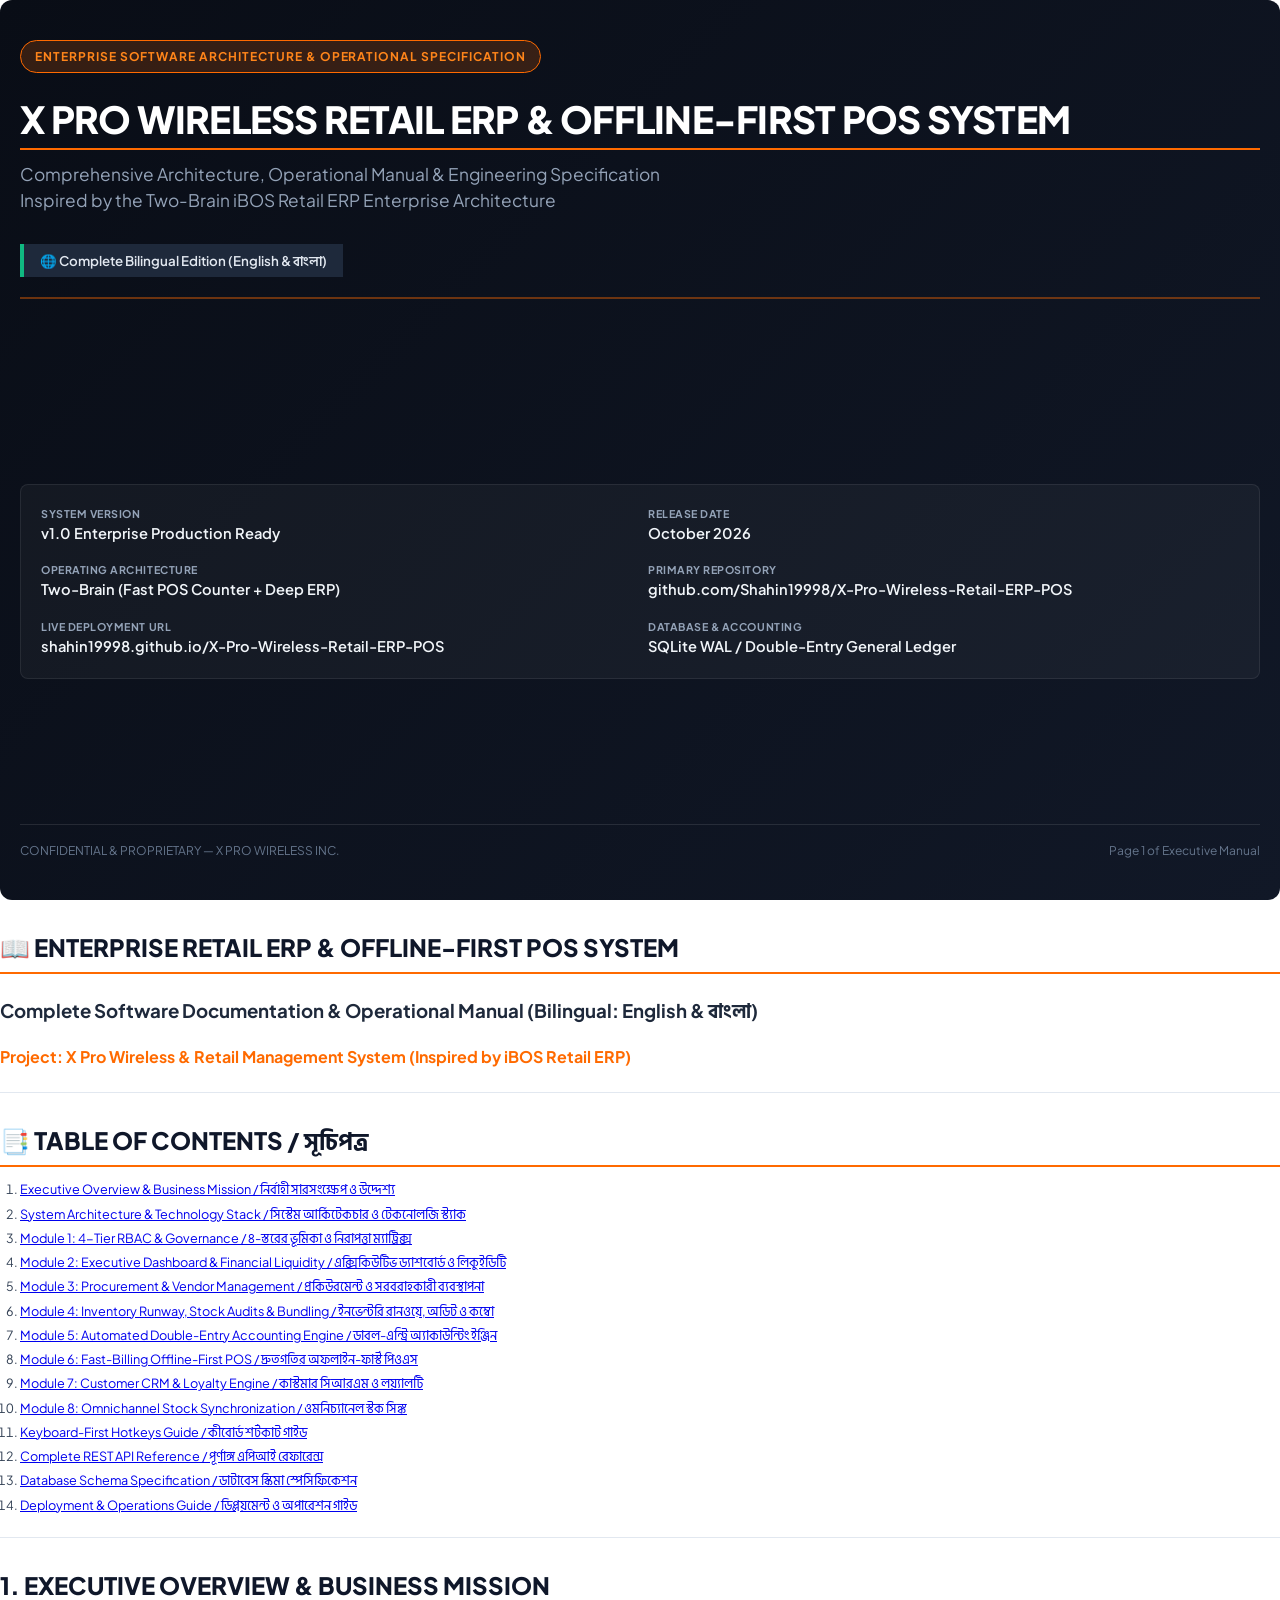
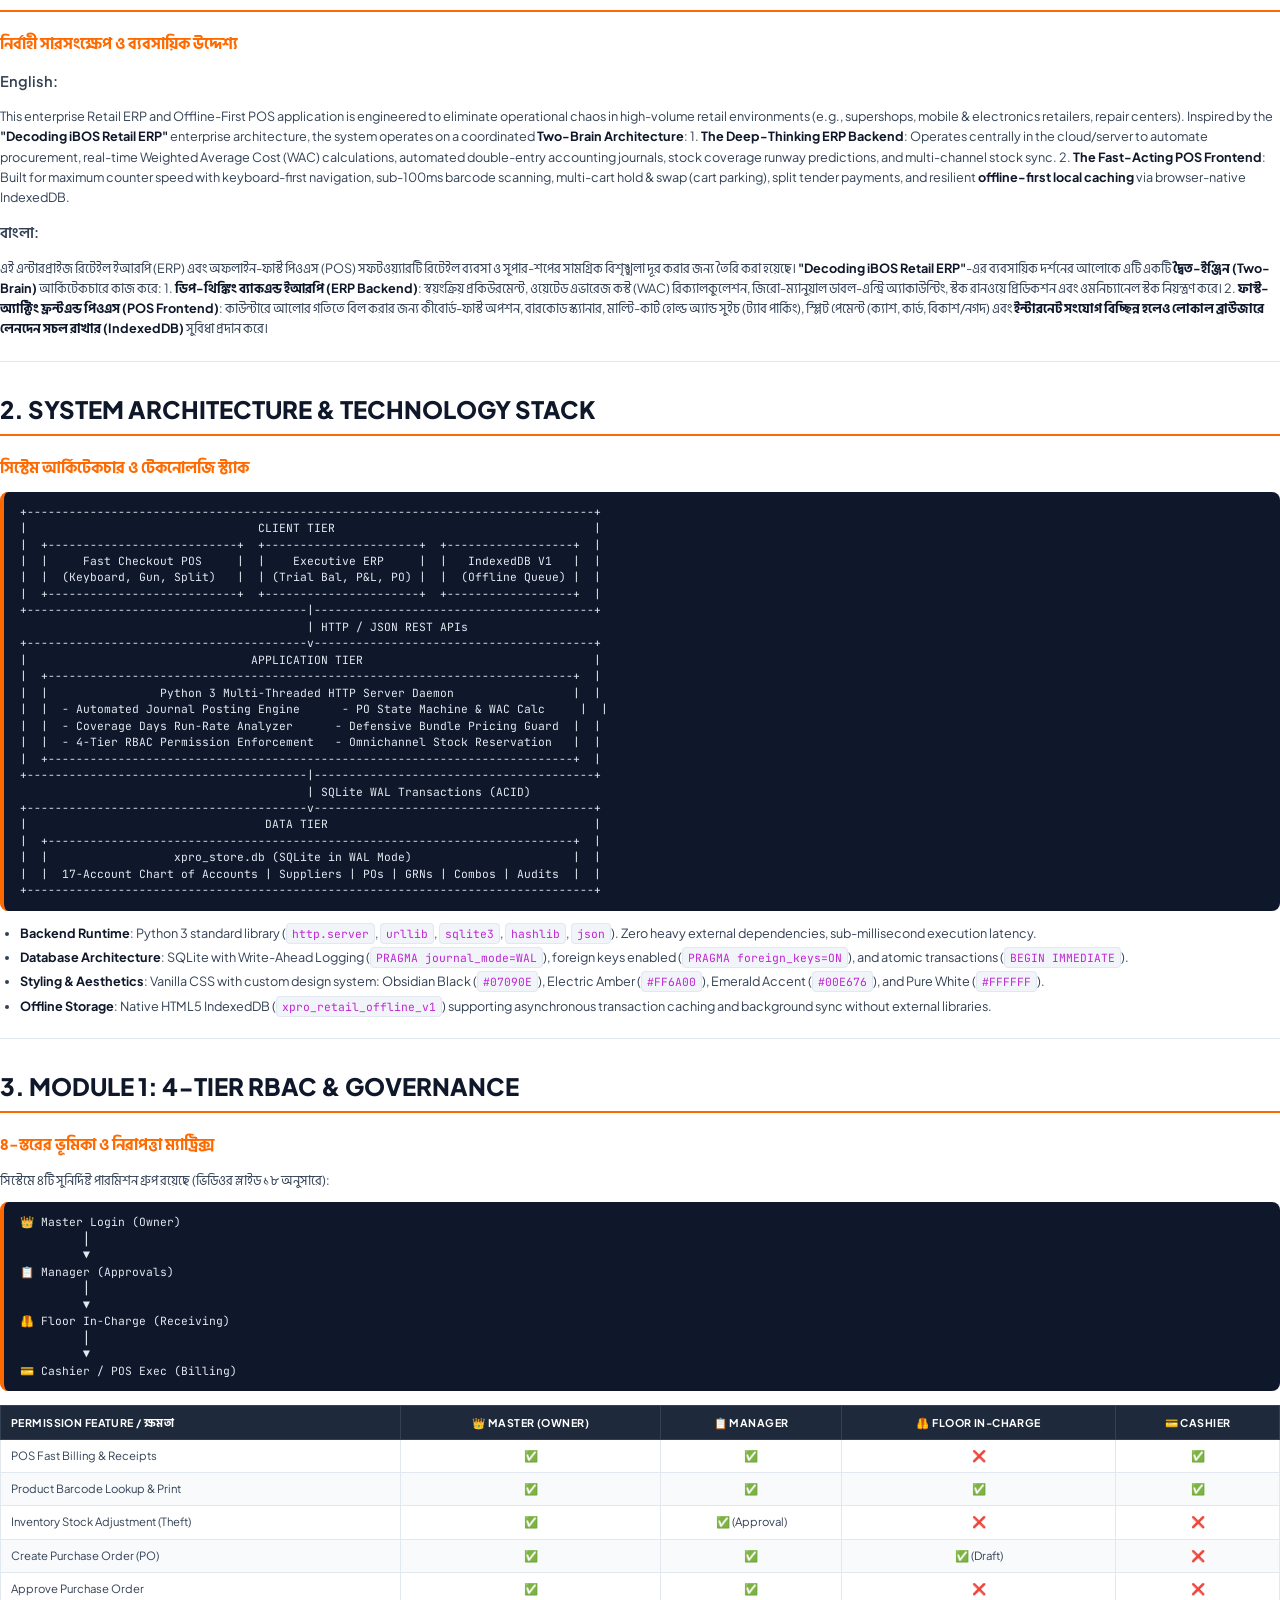
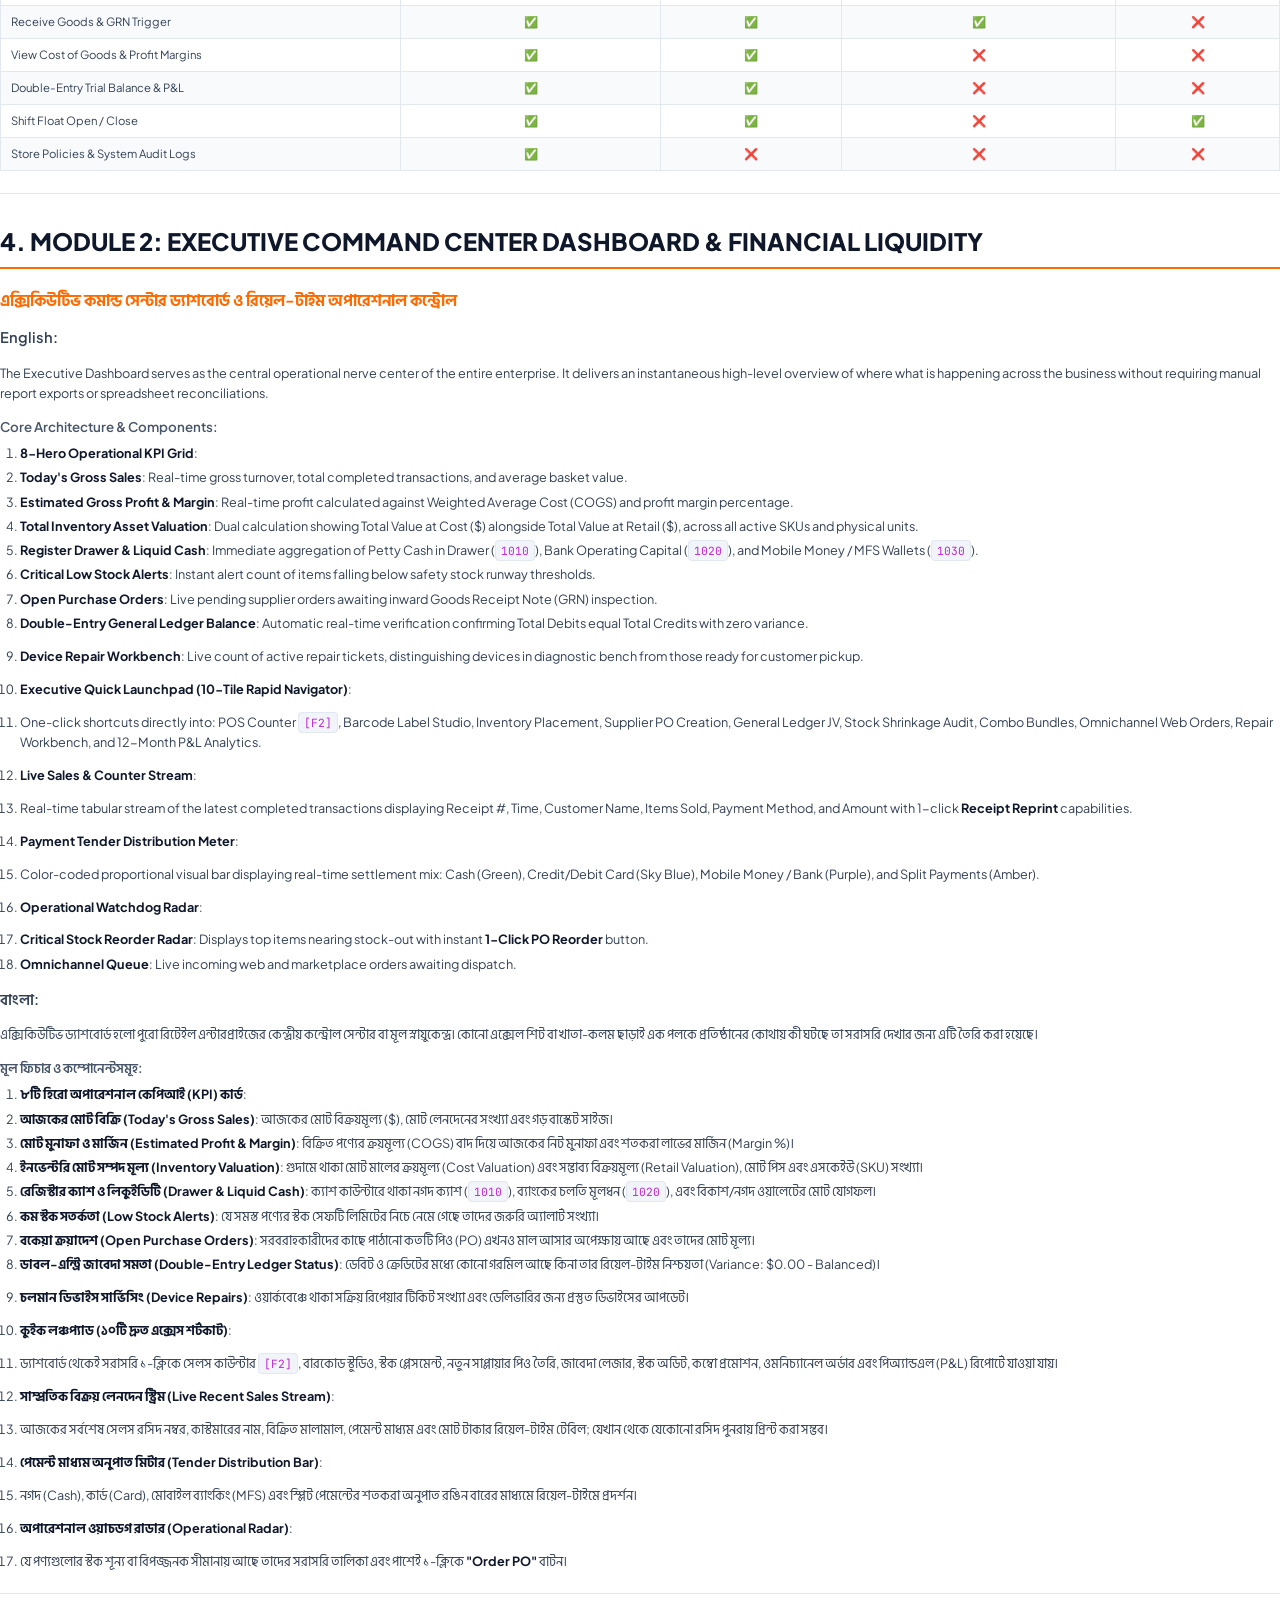
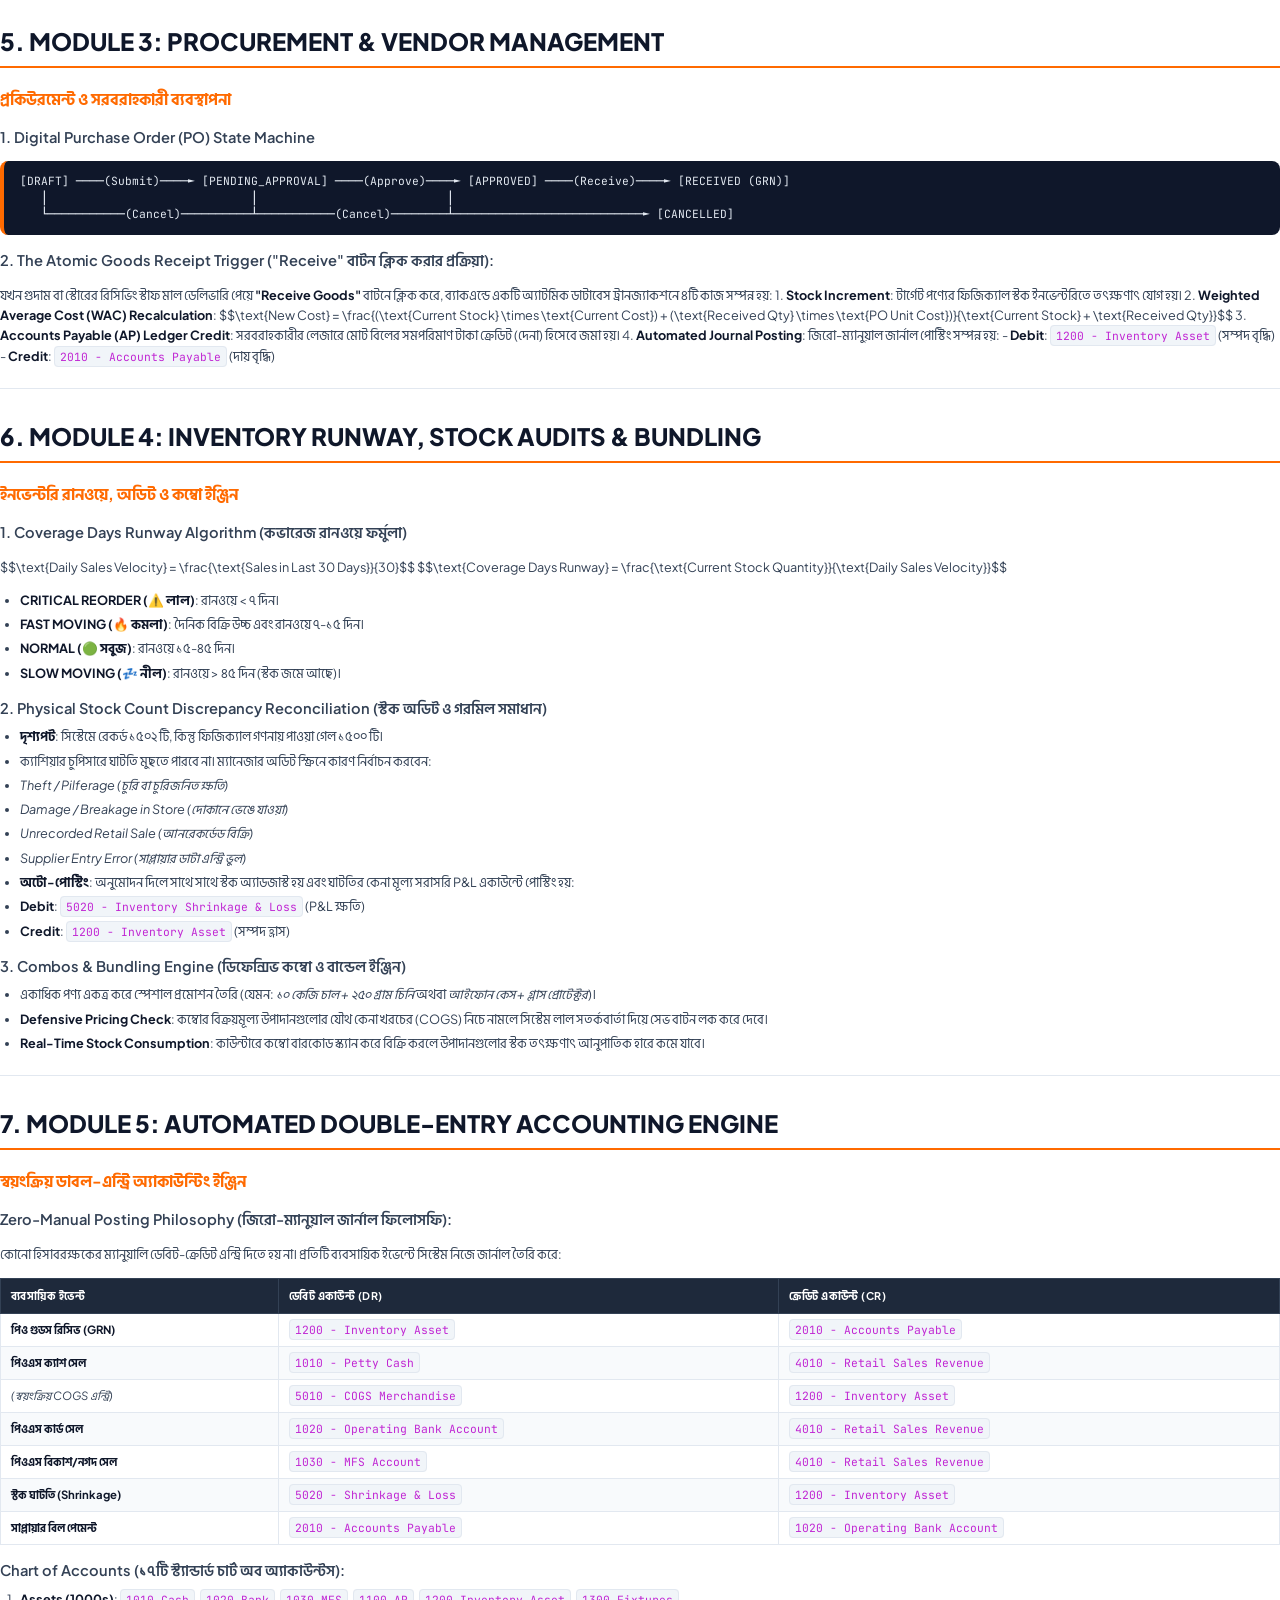
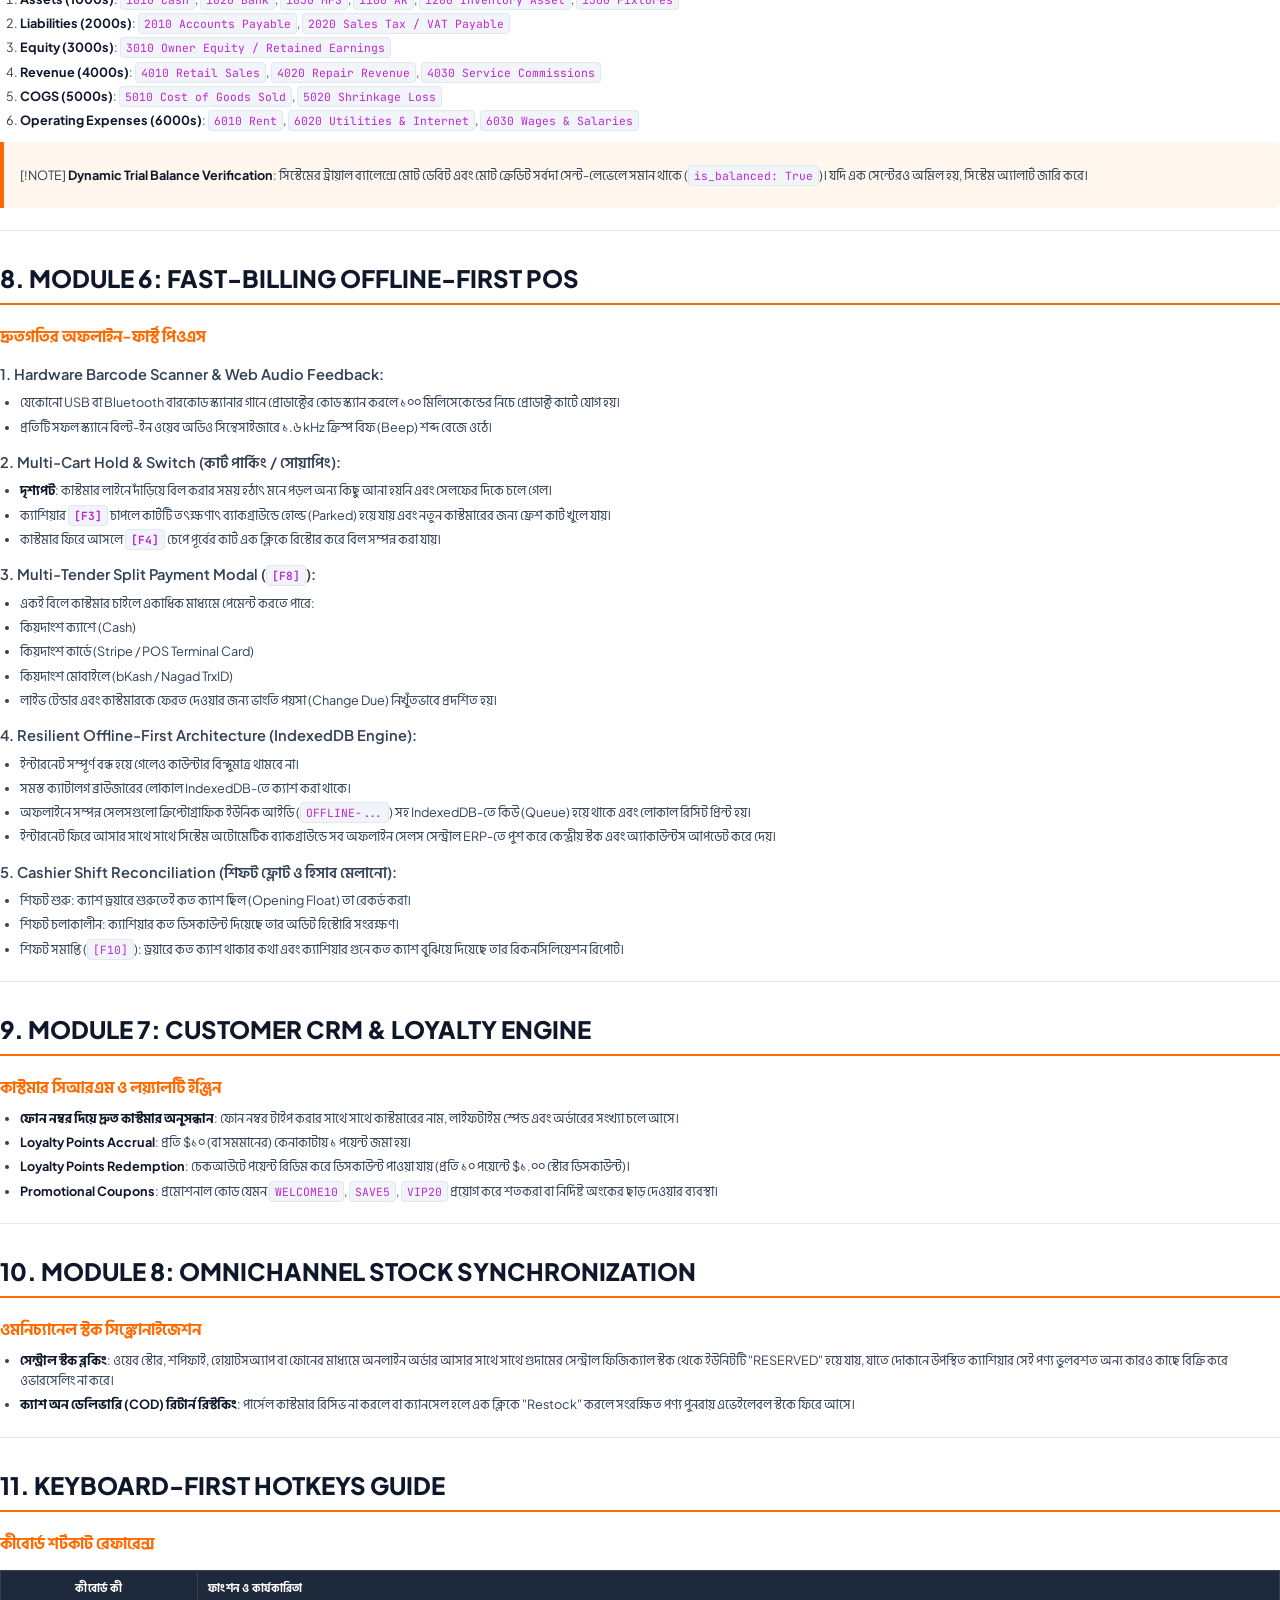
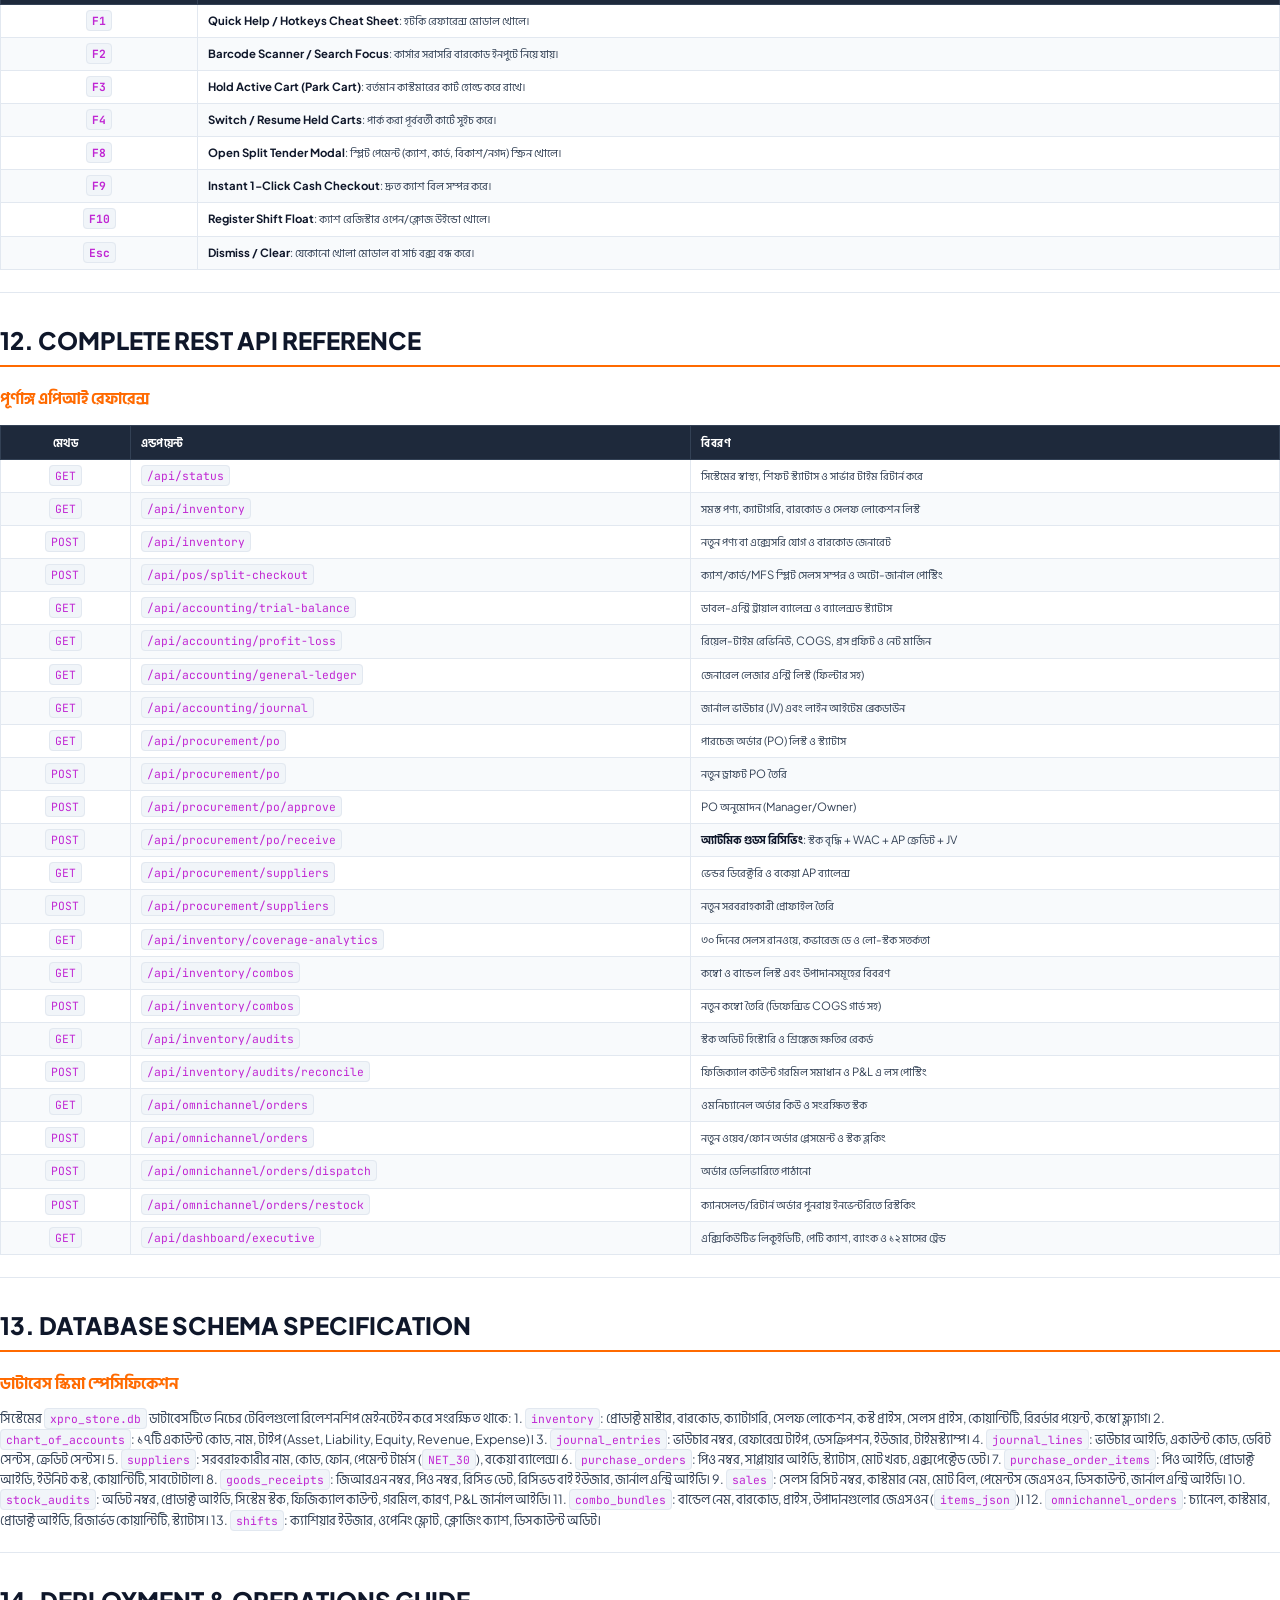
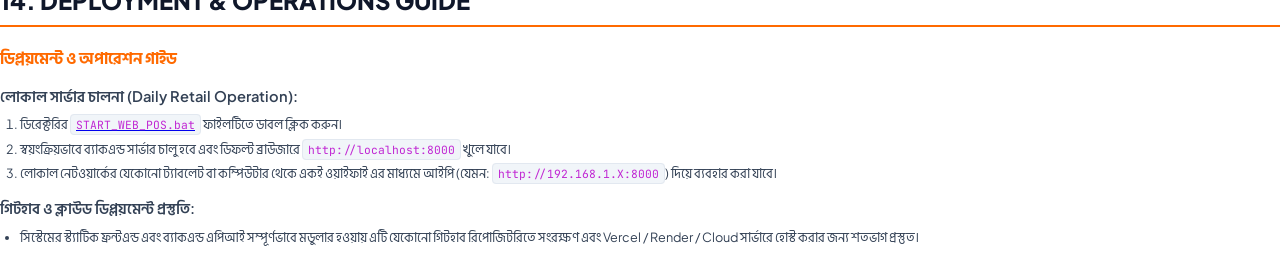
<file: ENTERPRISE_ERP_POS_SYSTEM_DOCUMENTATION.html>
<!DOCTYPE html>
<html lang="en">
<head>
<meta charset="UTF-8">
<title>X Pro Wireless — Enterprise Retail ERP & POS System Documentation</title>
<style>
  @import url('https://fonts.googleapis.com/css2?family=Plus+Jakarta+Sans:wght@300;400;500;600;700;800&family=JetBrains+Mono:wght@400;600;700&family=Hind+Siliguri:wght@400;500;600;700&display=swap');

  @page {
    size: A4;
    margin: 18mm 16mm 18mm 16mm;
    @bottom-right {
      content: counter(page) " / " counter(pages);
      font-size: 8pt;
      color: #64748b;
    }
  }

  * {
    box-sizing: border-box;
    -webkit-print-color-adjust: exact;
    print-color-adjust: exact;
  }

  body {
    font-family: 'Plus Jakarta Sans', 'Hind Siliguri', -apple-system, BlinkMacSystemFont, "Segoe UI", Roboto, sans-serif;
    color: #1e293b;
    background: #ffffff;
    line-height: 1.6;
    font-size: 10pt;
    margin: 0;
    padding: 0;
  }

  /* Cover Page */
  .cover-page {
    height: 100vh;
    display: flex;
    flex-direction: column;
    justify-content: space-between;
    page-break-after: always;
    padding: 40px 20px;
    background: linear-gradient(135deg, #090d16 0%, #111827 100%);
    color: #ffffff;
    border-radius: 12px;
  }

  .cover-header {
    border-bottom: 2px solid rgba(255, 106, 0, 0.4);
    padding-bottom: 20px;
  }

  .cover-badge {
    display: inline-block;
    padding: 6px 14px;
    background: rgba(255, 106, 0, 0.18);
    border: 1px solid #FF6A00;
    color: #FF851A;
    font-size: 9pt;
    font-weight: 700;
    border-radius: 20px;
    text-transform: uppercase;
    letter-spacing: 0.08em;
  }

  .cover-title {
    font-size: 28pt;
    font-weight: 800;
    line-height: 1.2;
    margin: 24px 0 12px;
    letter-spacing: -0.02em;
    color: #ffffff;
  }

  .cover-subtitle {
    font-size: 13pt;
    color: #94a3b8;
    line-height: 1.5;
    margin-bottom: 20px;
  }

  .cover-bilingual-badge {
    display: inline-block;
    padding: 6px 16px;
    background: #1e293b;
    border-left: 4px solid #10b981;
    color: #e2e8f0;
    font-size: 10pt;
    font-weight: 600;
    margin-top: 10px;
  }

  .cover-meta-grid {
    display: grid;
    grid-template-columns: repeat(2, 1fr);
    gap: 16px;
    margin-top: 40px;
    padding: 20px;
    background: rgba(255, 255, 255, 0.04);
    border: 1px solid rgba(255, 255, 255, 0.08);
    border-radius: 8px;
  }

  .cover-meta-item strong {
    display: block;
    font-size: 8pt;
    text-transform: uppercase;
    color: #94a3b8;
    letter-spacing: 0.05em;
  }

  .cover-meta-item span {
    font-size: 11pt;
    font-weight: 600;
    color: #f1f5f9;
  }

  .cover-footer {
    border-top: 1px solid rgba(255, 255, 255, 0.1);
    padding-top: 16px;
    font-size: 9pt;
    color: #64748b;
    display: flex;
    justify-content: space-between;
  }

  /* Content Headings */
  h1 {
    font-size: 18pt;
    font-weight: 800;
    color: #0f172a;
    border-bottom: 2px solid #FF6A00;
    padding-bottom: 6px;
    margin-top: 28px;
    margin-bottom: 12px;
    page-break-after: avoid;
  }

  h2 {
    font-size: 14pt;
    font-weight: 700;
    color: #1e293b;
    margin-top: 22px;
    margin-bottom: 10px;
    page-break-after: avoid;
  }

  h3 {
    font-size: 12pt;
    font-weight: 700;
    color: #FF6A00;
    margin-top: 18px;
    margin-bottom: 8px;
    page-break-after: avoid;
  }

  h4 {
    font-size: 11pt;
    font-weight: 600;
    color: #334155;
    margin-top: 14px;
    margin-bottom: 6px;
    page-break-after: avoid;
  }

  h5 {
    font-size: 10pt;
    font-weight: 600;
    color: #475569;
    margin-top: 10px;
    margin-bottom: 4px;
    page-break-after: avoid;
  }

  p, li {
    color: #334155;
    font-size: 9.5pt;
    line-height: 1.6;
  }

  ul, ol {
    padding-left: 20px;
    margin: 6px 0 12px;
  }

  li {
    margin-bottom: 4px;
  }

  strong {
    color: #0f172a;
    font-weight: 700;
  }

  /* Code & Syntax */
  code {
    font-family: 'JetBrains Mono', Consolas, Monaco, monospace;
    font-size: 8.5pt;
    background: #f1f5f9;
    color: #c026d3;
    padding: 2px 5px;
    border-radius: 4px;
    border: 1px solid #e2e8f0;
  }

  pre {
    background: #0f172a;
    color: #e2e8f0;
    padding: 12px 16px;
    border-radius: 8px;
    overflow-x: auto;
    font-family: 'JetBrains Mono', Consolas, monospace;
    font-size: 8pt;
    line-height: 1.45;
    border-left: 4px solid #FF6A00;
    margin: 12px 0;
    page-break-inside: avoid;
  }

  pre code {
    background: transparent;
    color: #e2e8f0;
    padding: 0;
    border: none;
  }

  /* Tables */
  table {
    width: 100%;
    border-collapse: collapse;
    margin: 14px 0;
    font-size: 8.5pt;
    page-break-inside: avoid;
  }

  th {
    background: #1e293b;
    color: #ffffff;
    font-weight: 700;
    text-align: left;
    padding: 8px 10px;
    font-size: 8pt;
    text-transform: uppercase;
    letter-spacing: 0.04em;
    border: 1px solid #334155;
  }

  td {
    padding: 7px 10px;
    border: 1px solid #e2e8f0;
    color: #334155;
    vertical-align: top;
  }

  tr:nth-child(even) td {
    background: #f8fafc;
  }

  /* Blockquotes & Callouts */
  blockquote {
    border-left: 4px solid #FF6A00;
    background: #fff7ed;
    color: #9a3412;
    padding: 10px 16px;
    margin: 12px 0;
    border-radius: 0 6px 6px 0;
    font-size: 9pt;
  }

  hr {
    border: none;
    border-top: 1px solid #e2e8f0;
    margin: 22px 0;
  }

  .doc-container {
    max-width: 100%;
  }
</style>
</head>
<body>

<!-- Cover Page -->
<div class="cover-page">
  <div class="cover-header">
    <span class="cover-badge">Enterprise Software Architecture & Operational Specification</span>
    <h1 class="cover-title">X PRO WIRELESS RETAIL ERP & OFFLINE-FIRST POS SYSTEM</h1>
    <div class="cover-subtitle">
      Comprehensive Architecture, Operational Manual & Engineering Specification<br>
      Inspired by the Two-Brain iBOS Retail ERP Enterprise Architecture
    </div>
    <div class="cover-bilingual-badge">
      🌐 Complete Bilingual Edition (English & বাংলা)
    </div>
  </div>

  <div class="cover-meta-grid">
    <div class="cover-meta-item">
      <strong>System Version</strong>
      <span>v1.0 Enterprise Production Ready</span>
    </div>
    <div class="cover-meta-item">
      <strong>Release Date</strong>
      <span>October 2026</span>
    </div>
    <div class="cover-meta-item">
      <strong>Operating Architecture</strong>
      <span>Two-Brain (Fast POS Counter + Deep ERP)</span>
    </div>
    <div class="cover-meta-item">
      <strong>Primary Repository</strong>
      <span>github.com/Shahin19998/X-Pro-Wireless-Retail-ERP-POS</span>
    </div>
    <div class="cover-meta-item">
      <strong>Live Deployment URL</strong>
      <span>shahin19998.github.io/X-Pro-Wireless-Retail-ERP-POS</span>
    </div>
    <div class="cover-meta-item">
      <strong>Database & Accounting</strong>
      <span>SQLite WAL / Double-Entry General Ledger</span>
    </div>
  </div>

  <div class="cover-footer">
    <div>CONFIDENTIAL & PROPRIETARY — X PRO WIRELESS INC.</div>
    <div>Page 1 of Executive Manual</div>
  </div>
</div>

<!-- Main Body -->
<div class="doc-container">
<h1 id="enterprise-retail-erp-offline-first-pos-system">📖 ENTERPRISE RETAIL ERP &amp; OFFLINE-FIRST POS SYSTEM</h1>
<h2 id="complete-software-documentation-operational-manual-bilingual-english">Complete Software Documentation &amp; Operational Manual (Bilingual: English &amp; বাংলা)</h2>
<h3 id="project-x-pro-wireless-retail-management-system-inspired-by-ibos-retail-erp">Project: X Pro Wireless &amp; Retail Management System (Inspired by iBOS Retail ERP)</h3>
<hr />
<h1 id="table-of-contents">📑 TABLE OF CONTENTS / সূচিপত্র</h1>
<ol>
<li><a href="#1-executive-overview--business-mission">Executive Overview &amp; Business Mission / নির্বাহী সারসংক্ষেপ ও উদ্দেশ্য</a></li>
<li><a href="#2-system-architecture--technology-stack">System Architecture &amp; Technology Stack / সিস্টেম আর্কিটেকচার ও টেকনোলজি স্ট্যাক</a></li>
<li><a href="#3-module-1-4-tier-rbac--governance">Module 1: 4-Tier RBAC &amp; Governance / ৪-স্তরের ভূমিকা ও নিরাপত্তা ম্যাট্রিক্স</a></li>
<li><a href="#4-module-2-executive-dashboard--financial-liquidity">Module 2: Executive Dashboard &amp; Financial Liquidity / এক্সিকিউটিভ ড্যাশবোর্ড ও লিকুইডিটি</a></li>
<li><a href="#5-module-3-procurement--vendor-management">Module 3: Procurement &amp; Vendor Management / প্রকিউরমেন্ট ও সরবরাহকারী ব্যবস্থাপনা</a></li>
<li><a href="#6-module-4-inventory-runway-stock-audits--bundling">Module 4: Inventory Runway, Stock Audits &amp; Bundling / ইনভেন্টরি রানওয়ে, অডিট ও কম্বো</a></li>
<li><a href="#7-module-5-automated-double-entry-accounting-engine">Module 5: Automated Double-Entry Accounting Engine / ডাবল-এন্ট্রি অ্যাকাউন্টিং ইঞ্জিন</a></li>
<li><a href="#8-module-6-fast-billing-offline-first-pos">Module 6: Fast-Billing Offline-First POS / দ্রুতগতির অফলাইন-ফার্স্ট পিওএস</a></li>
<li><a href="#9-module-7-customer-crm--loyalty-engine">Module 7: Customer CRM &amp; Loyalty Engine / কাস্টমার সিআরএম ও লয়্যালটি</a></li>
<li><a href="#10-module-8-omnichannel-stock-synchronization">Module 8: Omnichannel Stock Synchronization / ওমনিচ্যানেল স্টক সিঙ্ক</a></li>
<li><a href="#11-keyboard-first-hotkeys-guide">Keyboard-First Hotkeys Guide / কীবোর্ড শর্টকাট গাইড</a></li>
<li><a href="#12-complete-rest-api-reference">Complete REST API Reference / পূর্ণাঙ্গ এপিআই রেফারেন্স</a></li>
<li><a href="#13-database-schema-specification">Database Schema Specification / ডাটাবেস স্কিমা স্পেসিফিকেশন</a></li>
<li><a href="#14-deployment--operations-guide">Deployment &amp; Operations Guide / ডিপ্লয়মেন্ট ও অপারেশন গাইড</a></li>
</ol>
<hr />
<h1 id="1-executive-overview-business-mission">1. EXECUTIVE OVERVIEW &amp; BUSINESS MISSION</h1>
<h3 id="_1">নির্বাহী সারসংক্ষেপ ও ব্যবসায়িক উদ্দেশ্য</h3>
<h4 id="english">English:</h4>
<p>This enterprise Retail ERP and Offline-First POS application is engineered to eliminate operational chaos in high-volume retail environments (e.g., supershops, mobile &amp; electronics retailers, repair centers). Inspired by the <strong>"Decoding iBOS Retail ERP"</strong> enterprise architecture, the system operates on a coordinated <strong>Two-Brain Architecture</strong>:
1. <strong>The Deep-Thinking ERP Backend</strong>: Operates centrally in the cloud/server to automate procurement, real-time Weighted Average Cost (WAC) calculations, automated double-entry accounting journals, stock coverage runway predictions, and multi-channel stock sync.
2. <strong>The Fast-Acting POS Frontend</strong>: Built for maximum counter speed with keyboard-first navigation, sub-100ms barcode scanning, multi-cart hold &amp; swap (cart parking), split tender payments, and resilient <strong>offline-first local caching</strong> via browser-native IndexedDB.</p>
<h4 id="_2">বাংলা:</h4>
<p>এই এন্টারপ্রাইজ রিটেইল ইআরপি (ERP) এবং অফলাইন-ফার্স্ট পিওএস (POS) সফটওয়্যারটি রিটেইল ব্যবসা ও সুপার-শপের সামগ্রিক বিশৃঙ্খলা দূর করার জন্য তৈরি করা হয়েছে। <strong>"Decoding iBOS Retail ERP"</strong>-এর ব্যবসায়িক দর্শনের আলোকে এটি একটি <strong>দ্বৈত-ইঞ্জিন (Two-Brain)</strong> আর্কিটেকচারে কাজ করে:
1. <strong>ডিপ-থিঙ্কিং ব্যাকএন্ড ইআরপি (ERP Backend)</strong>: স্বয়ংক্রিয় প্রকিউরমেন্ট, ওয়েটেড এভারেজ কস্ট (WAC) রিক্যালকুলেশন, জিরো-ম্যানুয়াল ডাবল-এন্ট্রি অ্যাকাউন্টিং, স্টক রানওয়ে প্রিডিকশন এবং ওমনিচ্যানেল স্টক নিয়ন্ত্রণ করে।
2. <strong>ফাস্ট-অ্যাক্টিং ফ্রন্টএন্ড পিওএস (POS Frontend)</strong>: কাউন্টারে আলোর গতিতে বিল করার জন্য কীবোর্ড-ফার্স্ট অপশন, বারকোড স্ক্যানার, মাল্টি-কার্ট হোল্ড অ্যান্ড সুইচ (ট্যাব পার্কিং), স্প্লিট পেমেন্ট (ক্যাশ, কার্ড, বিকাশ/নগদ) এবং <strong>ইন্টারনেট সংযোগ বিচ্ছিন্ন হলেও লোকাল ব্রাউজারে লেনদেন সচল রাখার (IndexedDB)</strong> সুবিধা প্রদান করে।</p>
<hr />
<h1 id="2-system-architecture-technology-stack">2. SYSTEM ARCHITECTURE &amp; TECHNOLOGY STACK</h1>
<h3 id="_3">সিস্টেম আর্কিটেকচার ও টেকনোলজি স্ট্যাক</h3>
<pre><code>+---------------------------------------------------------------------------------+
|                                 CLIENT TIER                                     |
|  +---------------------------+  +----------------------+  +------------------+  |
|  |     Fast Checkout POS     |  |    Executive ERP     |  |   IndexedDB V1   |  |
|  |  (Keyboard, Gun, Split)   |  | (Trial Bal, P&amp;L, PO) |  |  (Offline Queue) |  |
|  +---------------------------+  +----------------------+  +------------------+  |
+----------------------------------------|----------------------------------------+
                                         | HTTP / JSON REST APIs
+----------------------------------------v----------------------------------------+
|                                APPLICATION TIER                                 |
|  +---------------------------------------------------------------------------+  |
|  |                Python 3 Multi-Threaded HTTP Server Daemon                 |  |
|  |  - Automated Journal Posting Engine      - PO State Machine &amp; WAC Calc     |  |
|  |  - Coverage Days Run-Rate Analyzer      - Defensive Bundle Pricing Guard  |  |
|  |  - 4-Tier RBAC Permission Enforcement   - Omnichannel Stock Reservation   |  |
|  +---------------------------------------------------------------------------+  |
+----------------------------------------|----------------------------------------+
                                         | SQLite WAL Transactions (ACID)
+----------------------------------------v----------------------------------------+
|                                  DATA TIER                                      |
|  +---------------------------------------------------------------------------+  |
|  |                  xpro_store.db (SQLite in WAL Mode)                       |  |
|  |  17-Account Chart of Accounts | Suppliers | POs | GRNs | Combos | Audits  |  |
+---------------------------------------------------------------------------------+
</code></pre>
<ul>
<li><strong>Backend Runtime</strong>: Python 3 standard library (<code>http.server</code>, <code>urllib</code>, <code>sqlite3</code>, <code>hashlib</code>, <code>json</code>). Zero heavy external dependencies, sub-millisecond execution latency.</li>
<li><strong>Database Architecture</strong>: SQLite with Write-Ahead Logging (<code>PRAGMA journal_mode=WAL</code>), foreign keys enabled (<code>PRAGMA foreign_keys=ON</code>), and atomic transactions (<code>BEGIN IMMEDIATE</code>).</li>
<li><strong>Styling &amp; Aesthetics</strong>: Vanilla CSS with custom design system: Obsidian Black (<code>#07090E</code>), Electric Amber (<code>#FF6A00</code>), Emerald Accent (<code>#00E676</code>), and Pure White (<code>#FFFFFF</code>).</li>
<li><strong>Offline Storage</strong>: Native HTML5 IndexedDB (<code>xpro_retail_offline_v1</code>) supporting asynchronous transaction caching and background sync without external libraries.</li>
</ul>
<hr />
<h1 id="3-module-1-4-tier-rbac-governance">3. MODULE 1: 4-TIER RBAC &amp; GOVERNANCE</h1>
<h3 id="-">৪-স্তরের ভূমিকা ও নিরাপত্তা ম্যাট্রিক্স</h3>
<p>সিস্টেমে ৪টি সুনির্দিষ্ট পারমিশন গ্রুপ রয়েছে (ভিডিওর স্লাইড ১৮ অনুসারে):</p>
<pre><code>👑 Master Login (Owner)
         │
         ▼
📋 Manager (Approvals)
         │
         ▼
🦺 Floor In-Charge (Receiving)
         │
         ▼
💳 Cashier / POS Exec (Billing)
</code></pre>
<table>
<thead>
<tr>
<th style="text-align: left;">Permission Feature / ক্ষমতা</th>
<th style="text-align: center;">👑 Master (Owner)</th>
<th style="text-align: center;">📋 Manager</th>
<th style="text-align: center;">🦺 Floor In-Charge</th>
<th style="text-align: center;">💳 Cashier</th>
</tr>
</thead>
<tbody>
<tr>
<td style="text-align: left;">POS Fast Billing &amp; Receipts</td>
<td style="text-align: center;">✅</td>
<td style="text-align: center;">✅</td>
<td style="text-align: center;">❌</td>
<td style="text-align: center;">✅</td>
</tr>
<tr>
<td style="text-align: left;">Product Barcode Lookup &amp; Print</td>
<td style="text-align: center;">✅</td>
<td style="text-align: center;">✅</td>
<td style="text-align: center;">✅</td>
<td style="text-align: center;">✅</td>
</tr>
<tr>
<td style="text-align: left;">Inventory Stock Adjustment (Theft)</td>
<td style="text-align: center;">✅</td>
<td style="text-align: center;">✅ (Approval)</td>
<td style="text-align: center;">❌</td>
<td style="text-align: center;">❌</td>
</tr>
<tr>
<td style="text-align: left;">Create Purchase Order (PO)</td>
<td style="text-align: center;">✅</td>
<td style="text-align: center;">✅</td>
<td style="text-align: center;">✅ (Draft)</td>
<td style="text-align: center;">❌</td>
</tr>
<tr>
<td style="text-align: left;">Approve Purchase Order</td>
<td style="text-align: center;">✅</td>
<td style="text-align: center;">✅</td>
<td style="text-align: center;">❌</td>
<td style="text-align: center;">❌</td>
</tr>
<tr>
<td style="text-align: left;">Receive Goods &amp; GRN Trigger</td>
<td style="text-align: center;">✅</td>
<td style="text-align: center;">✅</td>
<td style="text-align: center;">✅</td>
<td style="text-align: center;">❌</td>
</tr>
<tr>
<td style="text-align: left;">View Cost of Goods &amp; Profit Margins</td>
<td style="text-align: center;">✅</td>
<td style="text-align: center;">✅</td>
<td style="text-align: center;">❌</td>
<td style="text-align: center;">❌</td>
</tr>
<tr>
<td style="text-align: left;">Double-Entry Trial Balance &amp; P&amp;L</td>
<td style="text-align: center;">✅</td>
<td style="text-align: center;">✅</td>
<td style="text-align: center;">❌</td>
<td style="text-align: center;">❌</td>
</tr>
<tr>
<td style="text-align: left;">Shift Float Open / Close</td>
<td style="text-align: center;">✅</td>
<td style="text-align: center;">✅</td>
<td style="text-align: center;">❌</td>
<td style="text-align: center;">✅</td>
</tr>
<tr>
<td style="text-align: left;">Store Policies &amp; System Audit Logs</td>
<td style="text-align: center;">✅</td>
<td style="text-align: center;">❌</td>
<td style="text-align: center;">❌</td>
<td style="text-align: center;">❌</td>
</tr>
</tbody>
</table>
<hr />
<h1 id="4-module-2-executive-command-center-dashboard-financial-liquidity">4. MODULE 2: EXECUTIVE COMMAND CENTER DASHBOARD &amp; FINANCIAL LIQUIDITY</h1>
<h3 id="-_1">এক্সিকিউটিভ কমান্ড সেন্টার ড্যাশবোর্ড ও রিয়েল-টাইম অপারেশনাল কন্ট্রোল</h3>
<h4 id="english_1">English:</h4>
<p>The Executive Dashboard serves as the central operational nerve center of the entire enterprise. It delivers an instantaneous high-level overview of where what is happening across the business without requiring manual report exports or spreadsheet reconciliations.</p>
<h5 id="core-architecture-components">Core Architecture &amp; Components:</h5>
<ol>
<li><strong>8-Hero Operational KPI Grid</strong>:</li>
<li><strong>Today's Gross Sales</strong>: Real-time gross turnover, total completed transactions, and average basket value.</li>
<li><strong>Estimated Gross Profit &amp; Margin</strong>: Real-time profit calculated against Weighted Average Cost (COGS) and profit margin percentage.</li>
<li><strong>Total Inventory Asset Valuation</strong>: Dual calculation showing Total Value at Cost ($) alongside Total Value at Retail ($), across all active SKUs and physical units.</li>
<li><strong>Register Drawer &amp; Liquid Cash</strong>: Immediate aggregation of Petty Cash in Drawer (<code>1010</code>), Bank Operating Capital (<code>1020</code>), and Mobile Money / MFS Wallets (<code>1030</code>).</li>
<li><strong>Critical Low Stock Alerts</strong>: Instant alert count of items falling below safety stock runway thresholds.</li>
<li><strong>Open Purchase Orders</strong>: Live pending supplier orders awaiting inward Goods Receipt Note (GRN) inspection.</li>
<li><strong>Double-Entry General Ledger Balance</strong>: Automatic real-time verification confirming Total Debits equal Total Credits with zero variance.</li>
<li>
<p><strong>Device Repair Workbench</strong>: Live count of active repair tickets, distinguishing devices in diagnostic bench from those ready for customer pickup.</p>
</li>
<li>
<p><strong>Executive Quick Launchpad (10-Tile Rapid Navigator)</strong>:</p>
</li>
<li>
<p>One-click shortcuts directly into: POS Counter <code>[F2]</code>, Barcode Label Studio, Inventory Placement, Supplier PO Creation, General Ledger JV, Stock Shrinkage Audit, Combo Bundles, Omnichannel Web Orders, Repair Workbench, and 12-Month P&amp;L Analytics.</p>
</li>
<li>
<p><strong>Live Sales &amp; Counter Stream</strong>:</p>
</li>
<li>
<p>Real-time tabular stream of the latest completed transactions displaying Receipt #, Time, Customer Name, Items Sold, Payment Method, and Amount with 1-click <strong>Receipt Reprint</strong> capabilities.</p>
</li>
<li>
<p><strong>Payment Tender Distribution Meter</strong>:</p>
</li>
<li>
<p>Color-coded proportional visual bar displaying real-time settlement mix: Cash (Green), Credit/Debit Card (Sky Blue), Mobile Money / Bank (Purple), and Split Payments (Amber).</p>
</li>
<li>
<p><strong>Operational Watchdog Radar</strong>:</p>
</li>
<li><strong>Critical Stock Reorder Radar</strong>: Displays top items nearing stock-out with instant <strong>1-Click PO Reorder</strong> button.</li>
<li><strong>Omnichannel Queue</strong>: Live incoming web and marketplace orders awaiting dispatch.</li>
</ol>
<h4 id="_4">বাংলা:</h4>
<p>এক্সিকিউটিভ ড্যাশবোর্ড হলো পুরো রিটেইল এন্টারপ্রাইজের কেন্দ্রীয় কন্ট্রোল সেন্টার বা মূল স্নায়ুকেন্দ্র। কোনো এক্সেল শিট বা খাতা-কলম ছাড়াই এক পলকে প্রতিষ্ঠানের কোথায় কী ঘটছে তা সরাসরি দেখার জন্য এটি তৈরি করা হয়েছে।</p>
<h5 id="_5">মূল ফিচার ও কম্পোনেন্টসমূহ:</h5>
<ol>
<li><strong>৮টি হিরো অপারেশনাল কেপিআই (KPI) কার্ড</strong>:</li>
<li><strong>আজকের মোট বিক্রি (Today's Gross Sales)</strong>: আজকের মোট বিক্রয়মূল্য ($), মোট লেনদেনের সংখ্যা এবং গড় বাস্কেট সাইজ।</li>
<li><strong>মোট মুনাফা ও মার্জিন (Estimated Profit &amp; Margin)</strong>: বিক্রিত পণ্যের ক্রয়মূল্য (COGS) বাদ দিয়ে আজকের নিট মুনাফা এবং শতকরা লাভের মার্জিন (Margin %)।</li>
<li><strong>ইনভেন্টরি মোট সম্পদ মূল্য (Inventory Valuation)</strong>: গুদামে থাকা মোট মালের ক্রয়মূল্য (Cost Valuation) এবং সম্ভাব্য বিক্রয়মূল্য (Retail Valuation), মোট পিস এবং এসকেইউ (SKU) সংখ্যা।</li>
<li><strong>রেজিস্টার ক্যাশ ও লিকুইডিটি (Drawer &amp; Liquid Cash)</strong>: ক্যাশ কাউন্টারে থাকা নগদ ক্যাশ (<code>1010</code>), ব্যাংকের চলতি মূলধন (<code>1020</code>), এবং বিকাশ/নগদ ওয়ালেটের মোট যোগফল।</li>
<li><strong>কম স্টক সতর্কতা (Low Stock Alerts)</strong>: যে সমস্ত পণ্যের স্টক সেফটি লিমিটের নিচে নেমে গেছে তাদের জরুরি অ্যালার্ট সংখ্যা।</li>
<li><strong>বকেয়া ক্রয়াদেশ (Open Purchase Orders)</strong>: সরবরাহকারীদের কাছে পাঠানো কতটি পিও (PO) এখনও মাল আসার অপেক্ষায় আছে এবং তাদের মোট মূল্য।</li>
<li><strong>ডাবল-এন্ট্রি জাবেদা সমতা (Double-Entry Ledger Status)</strong>: ডেবিট ও ক্রেডিটের মধ্যে কোনো গরমিল আছে কিনা তার রিয়েল-টাইম নিশ্চয়তা (Variance: $0.00 - Balanced)।</li>
<li>
<p><strong>চলমান ডিভাইস সার্ভিসিং (Device Repairs)</strong>: ওয়ার্কবেঞ্চে থাকা সক্রিয় রিপেয়ার টিকিট সংখ্যা এবং ডেলিভারির জন্য প্রস্তুত ডিভাইসের আপডেট।</p>
</li>
<li>
<p><strong>কুইক লঞ্চপ্যাড (১০টি দ্রুত এক্সেস শর্টকাট)</strong>:</p>
</li>
<li>
<p>ড্যাশবোর্ড থেকেই সরাসরি ১-ক্লিকে সেলস কাউন্টার <code>[F2]</code>, বারকোড স্টুডিও, স্টক প্লেসমেন্ট, নতুন সাপ্লায়ার পিও তৈরি, জাবেদা লেজার, স্টক অডিট, কম্বো প্রমোশন, ওমনিচ্যানেল অর্ডার এবং পিঅ্যান্ডএল (P&amp;L) রিপোর্টে যাওয়া যায়।</p>
</li>
<li>
<p><strong>সাম্প্রতিক বিক্রয় লেনদেন স্ট্রিম (Live Recent Sales Stream)</strong>:</p>
</li>
<li>
<p>আজকের সর্বশেষ সেলস রসিদ নম্বর, কাস্টমারের নাম, বিক্রিত মালামাল, পেমেন্ট মাধ্যম এবং মোট টাকার রিয়েল-টাইম টেবিল; যেখান থেকে যেকোনো রসিদ পুনরায় প্রিন্ট করা সম্ভব।</p>
</li>
<li>
<p><strong>পেমেন্ট মাধ্যম অনুপাত মিটার (Tender Distribution Bar)</strong>:</p>
</li>
<li>
<p>নগদ (Cash), কার্ড (Card), মোবাইল ব্যাংকিং (MFS) এবং স্প্লিট পেমেন্টের শতকরা অনুপাত রঙিন বারের মাধ্যমে রিয়েল-টাইমে প্রদর্শন।</p>
</li>
<li>
<p><strong>অপারেশনাল ওয়াচডগ রাডার (Operational Radar)</strong>:</p>
</li>
<li>যে পণ্যগুলোর স্টক শূন্য বা বিপজ্জনক সীমানায় আছে তাদের সরাসরি তালিকা এবং পাশেই ১-ক্লিকে <strong>"Order PO"</strong> বাটন।</li>
</ol>
<hr />
<h1 id="5-module-3-procurement-vendor-management">5. MODULE 3: PROCUREMENT &amp; VENDOR MANAGEMENT</h1>
<h3 id="_6">প্রকিউরমেন্ট ও সরবরাহকারী ব্যবস্থাপনা</h3>
<h4 id="1-digital-purchase-order-po-state-machine">1. Digital Purchase Order (PO) State Machine</h4>
<pre><code>[DRAFT] ────(Submit)────► [PENDING_APPROVAL] ────(Approve)────► [APPROVED] ────(Receive)────► [RECEIVED (GRN)]
   │                             │                           │
   └───────────(Cancel)──────────┴───────────(Cancel)────────┴───────────────────────────► [CANCELLED]
</code></pre>
<h4 id="2-the-atomic-goods-receipt-trigger-receive">2. The Atomic Goods Receipt Trigger ("Receive" বাটন ক্লিক করার প্রক্রিয়া):</h4>
<p>যখন গুদাম বা স্টোরের রিসিভিং স্টাফ মাল ডেলিভারি পেয়ে <strong>"Receive Goods"</strong> বাটনে ক্লিক করে, ব্যাকএন্ডে একটি অ্যাটমিক ডাটাবেস ট্রানজ্যাকশনে ৪টি কাজ সম্পন্ন হয়:
1. <strong>Stock Increment</strong>: টার্গেট পণ্যের ফিজিক্যাল স্টক ইনভেন্টরিতে তৎক্ষণাৎ যোগ হয়।
2. <strong>Weighted Average Cost (WAC) Recalculation</strong>:
   $$\text{New Cost} = \frac{(\text{Current Stock} \times \text{Current Cost}) + (\text{Received Qty} \times \text{PO Unit Cost})}{\text{Current Stock} + \text{Received Qty}}$$
3. <strong>Accounts Payable (AP) Ledger Credit</strong>: সরবরাহকারীর লেজারে মোট বিলের সমপরিমাণ টাকা ক্রেডিট (দেনা) হিসেবে জমা হয়।
4. <strong>Automated Journal Posting</strong>: জিরো-ম্যানুয়াল জার্নাল পোস্টিং সম্পন্ন হয়:
   - <strong>Debit</strong>: <code>1200 - Inventory Asset</code> (সম্পদ বৃদ্ধি)
   - <strong>Credit</strong>: <code>2010 - Accounts Payable</code> (দায় বৃদ্ধি)</p>
<hr />
<h1 id="6-module-4-inventory-runway-stock-audits-bundling">6. MODULE 4: INVENTORY RUNWAY, STOCK AUDITS &amp; BUNDLING</h1>
<h3 id="_7">ইনভেন্টরি রানওয়ে, অডিট ও কম্বো ইঞ্জিন</h3>
<h4 id="1-coverage-days-runway-algorithm">1. Coverage Days Runway Algorithm (কভারেজ রানওয়ে ফর্মুলা)</h4>
<p>$$\text{Daily Sales Velocity} = \frac{\text{Sales in Last 30 Days}}{30}$$
$$\text{Coverage Days Runway} = \frac{\text{Current Stock Quantity}}{\text{Daily Sales Velocity}}$$</p>
<ul>
<li><strong>CRITICAL REORDER (⚠️ লাল)</strong>: রানওয়ে &lt; ৭ দিন।</li>
<li><strong>FAST MOVING (🔥 কমলা)</strong>: দৈনিক বিক্রি উচ্চ এবং রানওয়ে ৭-১৫ দিন।</li>
<li><strong>NORMAL (🟢 সবুজ)</strong>: রানওয়ে ১৫-৪৫ দিন।</li>
<li><strong>SLOW MOVING (💤 নীল)</strong>: রানওয়ে &gt; ৪৫ দিন (স্টক জমে আছে)।</li>
</ul>
<h4 id="2-physical-stock-count-discrepancy-reconciliation">2. Physical Stock Count Discrepancy Reconciliation (স্টক অডিট ও গরমিল সমাধান)</h4>
<ul>
<li><strong>দৃশ্যপট</strong>: সিস্টেমে রেকর্ড ১৫০২ টি, কিন্তু ফিজিক্যাল গণনায় পাওয়া গেল ১৫০০ টি।</li>
<li>ক্যাশিয়ার চুপিসারে ঘাটতি মুছতে পারবে না। ম্যানেজার অডিট স্ক্রিনে কারণ নির্বাচন করবেন:</li>
<li><em>Theft / Pilferage (চুরি বা চুরিজনিত ক্ষতি)</em></li>
<li><em>Damage / Breakage in Store (দোকানে ভেঙে যাওয়া)</em></li>
<li><em>Unrecorded Retail Sale (আনরেকর্ডেড বিক্রি)</em></li>
<li><em>Supplier Entry Error (সাপ্লায়ার ডাটা এন্ট্রি ভুল)</em></li>
<li><strong>অটো-পোস্টিং</strong>: অনুমোদন দিলে সাথে সাথে স্টক অ্যাডজাস্ট হয় এবং ঘাটতির কেনা মূল্য সরাসরি P&amp;L একাউন্টে পোস্টিং হয়:</li>
<li><strong>Debit</strong>: <code>5020 - Inventory Shrinkage &amp; Loss</code> (P&amp;L ক্ষতি)</li>
<li><strong>Credit</strong>: <code>1200 - Inventory Asset</code> (সম্পদ হ্রাস)</li>
</ul>
<h4 id="3-combos-bundling-engine">3. Combos &amp; Bundling Engine (ডিফেন্সিভ কম্বো ও বান্ডেল ইঞ্জিন)</h4>
<ul>
<li>একাধিক পণ্য একত্র করে স্পেশাল প্রমোশন তৈরি (যেমন: <em>১০ কেজি চাল + ২৫০ গ্রাম চিনি</em> অথবা <em>আইফোন কেস + গ্লাস প্রোটেক্টর</em>)।</li>
<li><strong>Defensive Pricing Check</strong>: কম্বোর বিক্রয়মূল্য উপাদানগুলোর যৌথ কেনা খরচের (COGS) নিচে নামলে সিস্টেম লাল সতর্কবার্তা দিয়ে সেভ বাটন লক করে দেবে।</li>
<li><strong>Real-Time Stock Consumption</strong>: কাউন্টারে কম্বো বারকোড স্ক্যান করে বিক্রি করলে উপাদানগুলোর স্টক তৎক্ষণাৎ আনুপাতিক হারে কমে যাবে।</li>
</ul>
<hr />
<h1 id="7-module-5-automated-double-entry-accounting-engine">7. MODULE 5: AUTOMATED DOUBLE-ENTRY ACCOUNTING ENGINE</h1>
<h3 id="-_2">স্বয়ংক্রিয় ডাবল-এন্ট্রি অ্যাকাউন্টিং ইঞ্জিন</h3>
<h4 id="zero-manual-posting-philosophy-">Zero-Manual Posting Philosophy (জিরো-ম্যানুয়াল জার্নাল ফিলোসফি):</h4>
<p>কোনো হিসাবরক্ষকের ম্যানুয়ালি ডেবিট-ক্রেডিট এন্ট্রি দিতে হয় না। প্রতিটি ব্যবসায়িক ইভেন্টে সিস্টেম নিজে জার্নাল তৈরি করে:</p>
<table>
<thead>
<tr>
<th style="text-align: left;">ব্যবসায়িক ইভেন্ট</th>
<th style="text-align: left;">ডেবিট একাউন্ট (Dr)</th>
<th style="text-align: left;">ক্রেডিট একাউন্ট (Cr)</th>
</tr>
</thead>
<tbody>
<tr>
<td style="text-align: left;"><strong>পিও গুডস রিসিভ (GRN)</strong></td>
<td style="text-align: left;"><code>1200 - Inventory Asset</code></td>
<td style="text-align: left;"><code>2010 - Accounts Payable</code></td>
</tr>
<tr>
<td style="text-align: left;"><strong>পিওএস ক্যাশ সেল</strong></td>
<td style="text-align: left;"><code>1010 - Petty Cash</code></td>
<td style="text-align: left;"><code>4010 - Retail Sales Revenue</code></td>
</tr>
<tr>
<td style="text-align: left;"><em>(স্বয়ংক্রিয় COGS এন্ট্রি)</em></td>
<td style="text-align: left;"><code>5010 - COGS Merchandise</code></td>
<td style="text-align: left;"><code>1200 - Inventory Asset</code></td>
</tr>
<tr>
<td style="text-align: left;"><strong>পিওএস কার্ড সেল</strong></td>
<td style="text-align: left;"><code>1020 - Operating Bank Account</code></td>
<td style="text-align: left;"><code>4010 - Retail Sales Revenue</code></td>
</tr>
<tr>
<td style="text-align: left;"><strong>পিওএস বিকাশ/নগদ সেল</strong></td>
<td style="text-align: left;"><code>1030 - MFS Account</code></td>
<td style="text-align: left;"><code>4010 - Retail Sales Revenue</code></td>
</tr>
<tr>
<td style="text-align: left;"><strong>স্টক ঘাটতি (Shrinkage)</strong></td>
<td style="text-align: left;"><code>5020 - Shrinkage &amp; Loss</code></td>
<td style="text-align: left;"><code>1200 - Inventory Asset</code></td>
</tr>
<tr>
<td style="text-align: left;"><strong>সাপ্লায়ার বিল পেমেন্ট</strong></td>
<td style="text-align: left;"><code>2010 - Accounts Payable</code></td>
<td style="text-align: left;"><code>1020 - Operating Bank Account</code></td>
</tr>
</tbody>
</table>
<h4 id="chart-of-accounts">Chart of Accounts (১৭টি স্ট্যান্ডার্ড চার্ট অব অ্যাকাউন্টস):</h4>
<ol>
<li><strong>Assets (1000s)</strong>: <code>1010 Cash</code>, <code>1020 Bank</code>, <code>1030 MFS</code>, <code>1100 AR</code>, <code>1200 Inventory Asset</code>, <code>1300 Fixtures</code></li>
<li><strong>Liabilities (2000s)</strong>: <code>2010 Accounts Payable</code>, <code>2020 Sales Tax / VAT Payable</code></li>
<li><strong>Equity (3000s)</strong>: <code>3010 Owner Equity / Retained Earnings</code></li>
<li><strong>Revenue (4000s)</strong>: <code>4010 Retail Sales</code>, <code>4020 Repair Revenue</code>, <code>4030 Service Commissions</code></li>
<li><strong>COGS (5000s)</strong>: <code>5010 Cost of Goods Sold</code>, <code>5020 Shrinkage Loss</code></li>
<li><strong>Operating Expenses (6000s)</strong>: <code>6010 Rent</code>, <code>6020 Utilities &amp; Internet</code>, <code>6030 Wages &amp; Salaries</code></li>
</ol>
<blockquote>
<p>[!NOTE]
<strong>Dynamic Trial Balance Verification</strong>: সিস্টেমের ট্রায়াল ব্যালেন্সে মোট ডেবিট এবং মোট ক্রেডিট সর্বদা সেন্ট-লেভেলে সমান থাকে (<code>is_balanced: True</code>)। যদি এক সেন্টেরও অমিল হয়, সিস্টেম অ্যালার্ট জারি করে।</p>
</blockquote>
<hr />
<h1 id="8-module-6-fast-billing-offline-first-pos">8. MODULE 6: FAST-BILLING OFFLINE-FIRST POS</h1>
<h3 id="-_3">দ্রুতগতির অফলাইন-ফার্স্ট পিওএস</h3>
<h4 id="1-hardware-barcode-scanner-web-audio-feedback">1. Hardware Barcode Scanner &amp; Web Audio Feedback:</h4>
<ul>
<li>যেকোনো USB বা Bluetooth বারকোড স্ক্যানার গানে প্রোডাক্টের কোড স্ক্যান করলে ১০০ মিলিসেকেন্ডের নিচে প্রোডাক্ট কার্টে যোগ হয়।</li>
<li>প্রতিটি সফল স্ক্যানে বিল্ট-ইন ওয়েব অডিও সিন্থেসাইজারে ১.৬ kHz ক্রিস্প বিফ (Beep) শব্দ বেজে ওঠে।</li>
</ul>
<h4 id="2-multi-cart-hold-switch">2. Multi-Cart Hold &amp; Switch (কার্ট পার্কিং / সোয়াপিং):</h4>
<ul>
<li><strong>দৃশ্যপট</strong>: কাস্টমার লাইনে দাঁড়িয়ে বিল করার সময় হঠাৎ মনে পড়ল অন্য কিছু আনা হয়নি এবং সেলফের দিকে চলে গেল।</li>
<li>ক্যাশিয়ার <strong><code>[F3]</code></strong> চাপলে কার্টটি তৎক্ষণাৎ ব্যাকগ্রাউন্ডে হোল্ড (Parked) হয়ে যায় এবং নতুন কাস্টমারের জন্য ফ্রেশ কার্ট খুলে যায়।</li>
<li>কাস্টমার ফিরে আসলে <strong><code>[F4]</code></strong> চেপে পূর্বের কার্ট এক ক্লিকে রিস্টোর করে বিল সম্পন্ন করা যায়।</li>
</ul>
<h4 id="3-multi-tender-split-payment-modal-f8">3. Multi-Tender Split Payment Modal (<code>[F8]</code>):</h4>
<ul>
<li>একই বিলে কাস্টমার চাইলে একাধিক মাধ্যমে পেমেন্ট করতে পারে:</li>
<li>কিয়দাংশ ক্যাশে (Cash)</li>
<li>কিয়দাংশ কার্ডে (Stripe / POS Terminal Card)</li>
<li>কিয়দাংশ মোবাইলে (bKash / Nagad TrxID)</li>
<li>লাইভ টেন্ডার এবং কাস্টমারকে ফেরত দেওয়ার জন্য ভাংতি পয়সা (Change Due) নিখুঁতভাবে প্রদর্শিত হয়।</li>
</ul>
<h4 id="4-resilient-offline-first-architecture-indexeddb-engine">4. Resilient Offline-First Architecture (IndexedDB Engine):</h4>
<ul>
<li>ইন্টারনেট সম্পূর্ণ বন্ধ হয়ে গেলেও কাউন্টার বিন্দুমাত্র থামবে না।</li>
<li>সমস্ত ক্যাটালগ ব্রাউজারের লোকাল IndexedDB-তে ক্যাশ করা থাকে।</li>
<li>অফলাইনে সম্পন্ন সেলসগুলো ক্রিপ্টোগ্রাফিক ইউনিক আইডি (<code>OFFLINE-...</code>) সহ IndexedDB-তে কিউ (Queue) হয়ে থাকে এবং লোকাল রিসিট প্রিন্ট হয়।</li>
<li>ইন্টারনেট ফিরে আসার সাথে সাথে সিস্টেম অটোমেটিক ব্যাকগ্রাউন্ডে সব অফলাইন সেলস সেন্ট্রাল ERP-তে পুশ করে কেন্দ্রীয় স্টক এবং অ্যাকাউন্টস আপডেট করে দেয়।</li>
</ul>
<h4 id="5-cashier-shift-reconciliation">5. Cashier Shift Reconciliation (শিফট ফ্লোট ও হিসাব মেলানো):</h4>
<ul>
<li>শিফট শুরু: ক্যাশ ড্রয়ারে শুরুতেই কত ক্যাশ ছিল (Opening Float) তা রেকর্ড করা।</li>
<li>শিফট চলাকালীন: ক্যাশিয়ার কত ডিসকাউন্ট দিয়েছে তার অডিট হিস্টোরি সংরক্ষণ।</li>
<li>শিফট সমাপ্তি (<code>[F10]</code>): ড্রয়ারে কত ক্যাশ থাকার কথা এবং ক্যাশিয়ার গুনে কত ক্যাশ বুঝিয়ে দিয়েছে তার রিকনসিলিয়েশন রিপোর্ট।</li>
</ul>
<hr />
<h1 id="9-module-7-customer-crm-loyalty-engine">9. MODULE 7: CUSTOMER CRM &amp; LOYALTY ENGINE</h1>
<h3 id="_8">কাস্টমার সিআরএম ও লয়্যালটি ইঞ্জিন</h3>
<ul>
<li><strong>ফোন নম্বর দিয়ে দ্রুত কাস্টমার অনুসন্ধান</strong>: ফোন নম্বর টাইপ করার সাথে সাথে কাস্টমারের নাম, লাইফটাইম স্পেন্ড এবং অর্ডারের সংখ্যা চলে আসে।</li>
<li><strong>Loyalty Points Accrual</strong>: প্রতি $১০ (বা সমমানের) কেনাকাটায় ১ পয়েন্ট জমা হয়।</li>
<li><strong>Loyalty Points Redemption</strong>: চেকআউটে পয়েন্ট রিডিম করে ডিসকাউন্ট পাওয়া যায় (প্রতি ১০ পয়েন্টে $১.০০ স্টোর ডিসকাউন্ট)।</li>
<li><strong>Promotional Coupons</strong>: প্রমোশনাল কোড যেমন <code>WELCOME10</code>, <code>SAVE5</code>, <code>VIP20</code> প্রয়োগ করে শতকরা বা নির্দিষ্ট অংকের ছাড় দেওয়ার ব্যবস্থা।</li>
</ul>
<hr />
<h1 id="10-module-8-omnichannel-stock-synchronization">10. MODULE 8: OMNICHANNEL STOCK SYNCHRONIZATION</h1>
<h3 id="_9">ওমনিচ্যানেল স্টক সিঙ্ক্রোনাইজেশন</h3>
<ul>
<li><strong>সেন্ট্রাল স্টক ব্লকিং</strong>: ওয়েব স্টোর, শপিফাই, হোয়াটসঅ্যাপ বা ফোনের মাধ্যমে অনলাইন অর্ডার আসার সাথে সাথে গুদামের সেন্ট্রাল ফিজিক্যাল স্টক থেকে ইউনিটটি "RESERVED" হয়ে যায়, যাতে দোকানে উপস্থিত ক্যাশিয়ার সেই পণ্য ভুলবশত অন্য কারও কাছে বিক্রি করে ওভারসেলিং না করে।</li>
<li><strong>ক্যাশ অন ডেলিভারি (COD) রিটার্ন রিস্টকিং</strong>: পার্সেল কাস্টমার রিসিভ না করলে বা ক্যানসেল হলে এক ক্লিকে "Restock" করলে সংরক্ষিত পণ্য পুনরায় এভেইলেবল স্টকে ফিরে আসে।</li>
</ul>
<hr />
<h1 id="11-keyboard-first-hotkeys-guide">11. KEYBOARD-FIRST HOTKEYS GUIDE</h1>
<h3 id="_10">কীবোর্ড শর্টকাট রেফারেন্স</h3>
<table>
<thead>
<tr>
<th style="text-align: center;">কীবোর্ড কী</th>
<th style="text-align: left;">ফাংশন ও কার্যকারিতা</th>
</tr>
</thead>
<tbody>
<tr>
<td style="text-align: center;"><strong><code>F1</code></strong></td>
<td style="text-align: left;"><strong>Quick Help / Hotkeys Cheat Sheet</strong>: হটকি রেফারেন্স মোডাল খোলে।</td>
</tr>
<tr>
<td style="text-align: center;"><strong><code>F2</code></strong></td>
<td style="text-align: left;"><strong>Barcode Scanner / Search Focus</strong>: কার্সার সরাসরি বারকোড ইনপুটে নিয়ে যায়।</td>
</tr>
<tr>
<td style="text-align: center;"><strong><code>F3</code></strong></td>
<td style="text-align: left;"><strong>Hold Active Cart (Park Cart)</strong>: বর্তমান কাস্টমারের কার্ট হোল্ড করে রাখে।</td>
</tr>
<tr>
<td style="text-align: center;"><strong><code>F4</code></strong></td>
<td style="text-align: left;"><strong>Switch / Resume Held Carts</strong>: পার্ক করা পূর্ববর্তী কার্টে সুইচ করে।</td>
</tr>
<tr>
<td style="text-align: center;"><strong><code>F8</code></strong></td>
<td style="text-align: left;"><strong>Open Split Tender Modal</strong>: স্প্লিট পেমেন্ট (ক্যাশ, কার্ড, বিকাশ/নগদ) স্ক্রিন খোলে।</td>
</tr>
<tr>
<td style="text-align: center;"><strong><code>F9</code></strong></td>
<td style="text-align: left;"><strong>Instant 1-Click Cash Checkout</strong>: দ্রুত ক্যাশ বিল সম্পন্ন করে।</td>
</tr>
<tr>
<td style="text-align: center;"><strong><code>F10</code></strong></td>
<td style="text-align: left;"><strong>Register Shift Float</strong>: ক্যাশ রেজিস্টার ওপেন/ক্লোজ উইন্ডো খোলে।</td>
</tr>
<tr>
<td style="text-align: center;"><strong><code>Esc</code></strong></td>
<td style="text-align: left;"><strong>Dismiss / Clear</strong>: যেকোনো খোলা মোডাল বা সার্চ বক্স বন্ধ করে।</td>
</tr>
</tbody>
</table>
<hr />
<h1 id="12-complete-rest-api-reference">12. COMPLETE REST API REFERENCE</h1>
<h3 id="_11">পূর্ণাঙ্গ এপিআই রেফারেন্স</h3>
<table>
<thead>
<tr>
<th style="text-align: center;">মেথড</th>
<th style="text-align: left;">এন্ডপয়েন্ট</th>
<th style="text-align: left;">বিবরণ</th>
</tr>
</thead>
<tbody>
<tr>
<td style="text-align: center;"><code>GET</code></td>
<td style="text-align: left;"><code>/api/status</code></td>
<td style="text-align: left;">সিস্টেমের স্বাস্থ্য, শিফট স্ট্যাটাস ও সার্ভার টাইম রিটার্ন করে</td>
</tr>
<tr>
<td style="text-align: center;"><code>GET</code></td>
<td style="text-align: left;"><code>/api/inventory</code></td>
<td style="text-align: left;">সমস্ত পণ্য, ক্যাটাগরি, বারকোড ও সেলফ লোকেশন লিস্ট</td>
</tr>
<tr>
<td style="text-align: center;"><code>POST</code></td>
<td style="text-align: left;"><code>/api/inventory</code></td>
<td style="text-align: left;">নতুন পণ্য বা এক্সেসরি যোগ ও বারকোড জেনারেট</td>
</tr>
<tr>
<td style="text-align: center;"><code>POST</code></td>
<td style="text-align: left;"><code>/api/pos/split-checkout</code></td>
<td style="text-align: left;">ক্যাশ/কার্ড/MFS স্প্লিট সেলস সম্পন্ন ও অটো-জার্নাল পোস্টিং</td>
</tr>
<tr>
<td style="text-align: center;"><code>GET</code></td>
<td style="text-align: left;"><code>/api/accounting/trial-balance</code></td>
<td style="text-align: left;">ডাবল-এন্ট্রি ট্রায়াল ব্যালেন্স ও ব্যালেন্সড স্ট্যাটাস</td>
</tr>
<tr>
<td style="text-align: center;"><code>GET</code></td>
<td style="text-align: left;"><code>/api/accounting/profit-loss</code></td>
<td style="text-align: left;">রিয়েল-টাইম রেভিনিউ, COGS, গ্রস প্রফিট ও নেট মার্জিন</td>
</tr>
<tr>
<td style="text-align: center;"><code>GET</code></td>
<td style="text-align: left;"><code>/api/accounting/general-ledger</code></td>
<td style="text-align: left;">জেনারেল লেজার এন্ট্রি লিস্ট (ফিল্টার সহ)</td>
</tr>
<tr>
<td style="text-align: center;"><code>GET</code></td>
<td style="text-align: left;"><code>/api/accounting/journal</code></td>
<td style="text-align: left;">জার্নাল ভাউচার (JV) এবং লাইন আইটেম ব্রেকডাউন</td>
</tr>
<tr>
<td style="text-align: center;"><code>GET</code></td>
<td style="text-align: left;"><code>/api/procurement/po</code></td>
<td style="text-align: left;">পারচেজ অর্ডার (PO) লিস্ট ও স্ট্যাটাস</td>
</tr>
<tr>
<td style="text-align: center;"><code>POST</code></td>
<td style="text-align: left;"><code>/api/procurement/po</code></td>
<td style="text-align: left;">নতুন ড্রাফট PO তৈরি</td>
</tr>
<tr>
<td style="text-align: center;"><code>POST</code></td>
<td style="text-align: left;"><code>/api/procurement/po/approve</code></td>
<td style="text-align: left;">PO অনুমোদন (Manager/Owner)</td>
</tr>
<tr>
<td style="text-align: center;"><code>POST</code></td>
<td style="text-align: left;"><code>/api/procurement/po/receive</code></td>
<td style="text-align: left;"><strong>অ্যাটমিক গুডস রিসিভিং</strong>: স্টক বৃদ্ধি + WAC + AP ক্রেডিট + JV</td>
</tr>
<tr>
<td style="text-align: center;"><code>GET</code></td>
<td style="text-align: left;"><code>/api/procurement/suppliers</code></td>
<td style="text-align: left;">ভেন্ডর ডিরেক্টরি ও বকেয়া AP ব্যালেন্স</td>
</tr>
<tr>
<td style="text-align: center;"><code>POST</code></td>
<td style="text-align: left;"><code>/api/procurement/suppliers</code></td>
<td style="text-align: left;">নতুন সরবরাহকারী প্রোফাইল তৈরি</td>
</tr>
<tr>
<td style="text-align: center;"><code>GET</code></td>
<td style="text-align: left;"><code>/api/inventory/coverage-analytics</code></td>
<td style="text-align: left;">৩০ দিনের সেলস রানওয়ে, কভারেজ ডে ও লো-স্টক সতর্কতা</td>
</tr>
<tr>
<td style="text-align: center;"><code>GET</code></td>
<td style="text-align: left;"><code>/api/inventory/combos</code></td>
<td style="text-align: left;">কম্বো ও বান্ডেল লিস্ট এবং উপাদানসমূহের বিবরণ</td>
</tr>
<tr>
<td style="text-align: center;"><code>POST</code></td>
<td style="text-align: left;"><code>/api/inventory/combos</code></td>
<td style="text-align: left;">নতুন কম্বো তৈরি (ডিফেন্সিভ COGS গার্ড সহ)</td>
</tr>
<tr>
<td style="text-align: center;"><code>GET</code></td>
<td style="text-align: left;"><code>/api/inventory/audits</code></td>
<td style="text-align: left;">স্টক অডিট হিস্টোরি ও শ্রিঙ্কেজ ক্ষতির রেকর্ড</td>
</tr>
<tr>
<td style="text-align: center;"><code>POST</code></td>
<td style="text-align: left;"><code>/api/inventory/audits/reconcile</code></td>
<td style="text-align: left;">ফিজিক্যাল কাউন্ট গরমিল সমাধান ও P&amp;L এ লস পোস্টিং</td>
</tr>
<tr>
<td style="text-align: center;"><code>GET</code></td>
<td style="text-align: left;"><code>/api/omnichannel/orders</code></td>
<td style="text-align: left;">ওমনিচ্যানেল অর্ডার কিউ ও সংরক্ষিত স্টক</td>
</tr>
<tr>
<td style="text-align: center;"><code>POST</code></td>
<td style="text-align: left;"><code>/api/omnichannel/orders</code></td>
<td style="text-align: left;">নতুন ওয়েব/ফোন অর্ডার প্লেসমেন্ট ও স্টক ব্লকিং</td>
</tr>
<tr>
<td style="text-align: center;"><code>POST</code></td>
<td style="text-align: left;"><code>/api/omnichannel/orders/dispatch</code></td>
<td style="text-align: left;">অর্ডার ডেলিভারিতে পাঠানো</td>
</tr>
<tr>
<td style="text-align: center;"><code>POST</code></td>
<td style="text-align: left;"><code>/api/omnichannel/orders/restock</code></td>
<td style="text-align: left;">ক্যানসেলড/রিটার্ন অর্ডার পুনরায় ইনভেন্টরিতে রিস্টকিং</td>
</tr>
<tr>
<td style="text-align: center;"><code>GET</code></td>
<td style="text-align: left;"><code>/api/dashboard/executive</code></td>
<td style="text-align: left;">এক্সিকিউটিভ লিকুইডিটি, পেটি ক্যাশ, ব্যাংক ও ১২ মাসের ট্রেন্ড</td>
</tr>
</tbody>
</table>
<hr />
<h1 id="13-database-schema-specification">13. DATABASE SCHEMA SPECIFICATION</h1>
<h3 id="_12">ডাটাবেস স্কিমা স্পেসিফিকেশন</h3>
<p>সিস্টেমের <code>xpro_store.db</code> ডাটাবেসটিতে নিচের টেবিলগুলো রিলেশনশিপ মেইনটেইন করে সংরক্ষিত থাকে:
1. <code>inventory</code>: প্রোডাক্ট মাস্টার, বারকোড, ক্যাটাগরি, সেলফ লোকেশন, কস্ট প্রাইস, সেলস প্রাইস, কোয়ান্টিটি, রিরর্ডার পয়েন্ট, কম্বো ফ্ল্যাগ।
2. <code>chart_of_accounts</code>: ১৭টি একাউন্ট কোড, নাম, টাইপ (Asset, Liability, Equity, Revenue, Expense)।
3. <code>journal_entries</code>: ভাউচার নম্বর, রেফারেন্স টাইপ, ডেসক্রিপশন, ইউজার, টাইমস্ট্যাম্প।
4. <code>journal_lines</code>: ভাউচার আইডি, একাউন্ট কোড, ডেবিট সেন্টস, ক্রেডিট সেন্টস।
5. <code>suppliers</code>: সরবরাহকারীর নাম, কোড, ফোন, পেমেন্ট টার্মস (<code>NET_30</code>), বকেয়া ব্যালেন্স।
6. <code>purchase_orders</code>: পিও নম্বর, সাপ্লায়ার আইডি, স্ট্যাটাস, মোট খরচ, এক্সপেক্টেড ডেট।
7. <code>purchase_order_items</code>: পিও আইডি, প্রোডাক্ট আইডি, ইউনিট কস্ট, কোয়ান্টিটি, সাবটোটাল।
8. <code>goods_receipts</code>: জিআরএন নম্বর, পিও নম্বর, রিসিভ ডেট, রিসিভড বাই ইউজার, জার্নাল এন্ট্রি আইডি।
9. <code>sales</code>: সেলস রিসিট নম্বর, কাস্টমার নেম, মোট বিল, পেমেন্টস জেএসওন, ডিসকাউন্ট, জার্নাল এন্ট্রি আইডি।
10. <code>stock_audits</code>: অডিট নম্বর, প্রোডাক্ট আইডি, সিস্টেম স্টক, ফিজিক্যাল কাউন্ট, গরমিল, কারণ, P&amp;L জার্নাল আইডি।
11. <code>combo_bundles</code>: বান্ডেল নেম, বারকোড, প্রাইস, উপাদানগুলোর জেএসওন (<code>items_json</code>)।
12. <code>omnichannel_orders</code>: চ্যানেল, কাস্টমার, প্রোডাক্ট আইডি, রিজার্ভড কোয়ান্টিটি, স্ট্যাটাস।
13. <code>shifts</code>: ক্যাশিয়ার ইউজার, ওপেনিং ফ্লোট, ক্লোজিং ক্যাশ, ডিসকাউন্ট অডিট।</p>
<hr />
<h1 id="14-deployment-operations-guide">14. DEPLOYMENT &amp; OPERATIONS GUIDE</h1>
<h3 id="_13">ডিপ্লয়মেন্ট ও অপারেশন গাইড</h3>
<h4 id="daily-retail-operation">লোকাল সার্ভার চালনা (Daily Retail Operation):</h4>
<ol>
<li>ডিরেক্টরির <a href="file:///l:/My%20Drive/0.DIS%20Project/7.X%20Pro%20Wireless/START_WEB_POS.bat"><code>START_WEB_POS.bat</code></a> ফাইলটিতে ডাবল ক্লিক করুন।</li>
<li>স্বয়ংক্রিয়ভাবে ব্যাকএন্ড সার্ভার চালু হবে এবং ডিফল্ট ব্রাউজারে <code>http://localhost:8000</code> খুলে যাবে।</li>
<li>লোকাল নেটওয়ার্কের যেকোনো ট্যাবলেট বা কম্পিউটার থেকে একই ওয়াইফাই এর মাধ্যমে আইপি (যেমন: <code>http://192.168.1.X:8000</code>) দিয়ে ব্যবহার করা যাবে।</li>
</ol>
<h4 id="_14">গিটহাব ও ক্লাউড ডিপ্লয়মেন্ট প্রস্তুতি:</h4>
<ul>
<li>সিস্টেমের স্ট্যাটিক ফ্রন্টএন্ড এবং ব্যাকএন্ড এপিআই সম্পূর্ণভাবে মডুলার হওয়ায় এটি যেকোনো গিটহাব রিপোজিটরিতে সংরক্ষণ এবং Vercel / Render / Cloud সার্ভারে হোস্ট করার জন্য শতভাগ প্রস্তুত।</li>
</ul>
</div>

</body>
</html>
</file>
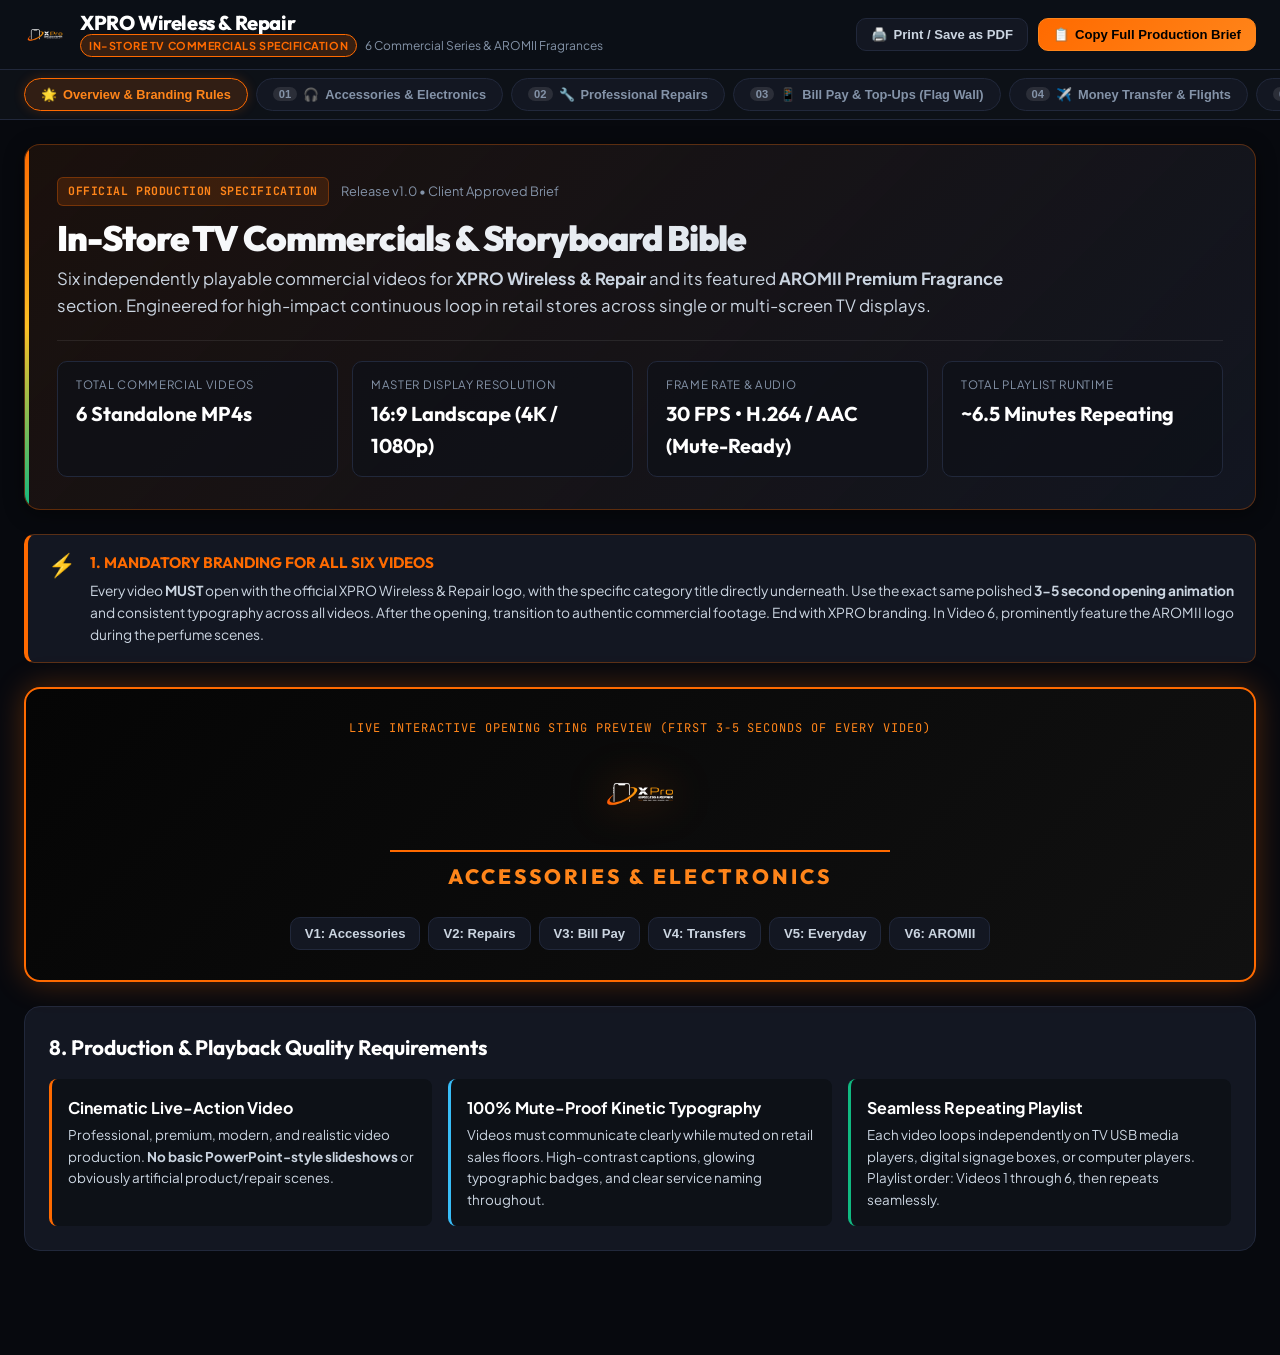
<file: XPRO_IN_STORE_TV_COMMERCIALS_SPEC_AND_SCRIPTS.html>
<!DOCTYPE html>
<html lang="en">
<head>
<meta charset="UTF-8">
<meta name="viewport" content="width=device-width, initial-scale=1.0">
<title>XPRO Wireless & Repair — In-Store TV Commercials Production Specification & Storyboard Master</title>
<link rel="preconnect" href="https://fonts.googleapis.com">
<link rel="preconnect" href="https://fonts.gstatic.com" crossorigin>
<link href="https://fonts.googleapis.com/css2?family=Outfit:wght@300;400;500;600;700;800;900&family=Plus+Jakarta+Sans:wght@300;400;500;600;700;800&family=JetBrains+Mono:wght@400;600;700&family=Hind+Siliguri:wght@400;500;600;700&display=swap" rel="stylesheet">
<style>
  :root {
    --bg-primary: #07090e;
    --bg-secondary: #0d1117;
    --bg-card: #131722;
    --bg-card-hover: #1b2131;
    --border-color: #21283b;
    --border-highlight: #ff6a00;
    --text-primary: #ffffff;
    --text-secondary: #cbd5e1;
    --text-muted: #8493a8;
    --accent-orange: #ff6a00;
    --accent-orange-glow: rgba(255, 106, 0, 0.35);
    --accent-gold: #fbbf24;
    --accent-emerald: #10b981;
    --accent-sky: #38bdf8;
    --accent-purple: #a855f7;
    --accent-rose: #f43f5e;
    --radius-sm: 6px;
    --radius-md: 10px;
    --radius-lg: 16px;
    --radius-full: 9999px;
    --font-heading: 'Outfit', sans-serif;
    --font-body: 'Plus Jakarta Sans', 'Hind Siliguri', sans-serif;
    --font-mono: 'JetBrains Mono', monospace;
    --shadow-card: 0 4px 20px rgba(0, 0, 0, 0.45);
    --shadow-glow: 0 0 25px rgba(255, 106, 0, 0.25);
  }

  * {
    box-sizing: border-box;
    margin: 0;
    padding: 0;
  }

  body {
    background-color: var(--bg-primary);
    color: var(--text-primary);
    font-family: var(--font-body);
    line-height: 1.6;
    overflow-x: hidden;
    padding-bottom: 80px;
  }

  /* Top Navigation Bar */
  .top-navbar {
    position: sticky;
    top: 0;
    z-index: 1000;
    background: rgba(13, 17, 23, 0.92);
    backdrop-filter: blur(14px);
    border-bottom: 1px solid var(--border-color);
    padding: 12px 24px;
    display: flex;
    justify-content: space-between;
    align-items: center;
    gap: 16px;
  }

  .nav-brand-group {
    display: flex;
    align-items: center;
    gap: 14px;
  }

  .nav-logo-img {
    height: 42px;
    width: auto;
    object-fit: contain;
    border-radius: 6px;
  }

  .nav-brand-title h1 {
    font-family: var(--font-heading);
    font-size: 1.25rem;
    font-weight: 800;
    letter-spacing: -0.02em;
    color: #fff;
    line-height: 1.1;
  }

  .nav-brand-title span.badge {
    font-size: 0.68rem;
    font-weight: 700;
    padding: 2px 8px;
    border-radius: var(--radius-full);
    background: rgba(255, 106, 0, 0.18);
    border: 1px solid var(--accent-orange);
    color: var(--accent-orange);
    text-transform: uppercase;
    letter-spacing: 0.05em;
  }

  .nav-action-btns {
    display: flex;
    align-items: center;
    gap: 10px;
  }

  .btn-print, .btn-action {
    background: var(--bg-card);
    border: 1px solid var(--border-color);
    color: var(--text-secondary);
    padding: 8px 14px;
    border-radius: var(--radius-md);
    font-size: 0.82rem;
    font-weight: 600;
    cursor: pointer;
    transition: all 0.2s ease;
    display: inline-flex;
    align-items: center;
    gap: 6px;
  }

  .btn-print:hover, .btn-action:hover {
    border-color: var(--accent-orange);
    color: #fff;
    background: var(--bg-card-hover);
    transform: translateY(-1px);
  }

  .btn-primary-action {
    background: linear-gradient(135deg, #ff6a00 0%, #ff851a 100%);
    border: 1px solid #ff851a;
    color: #000;
    font-weight: 700;
  }

  .btn-primary-action:hover {
    background: #ff851a;
    color: #000;
    box-shadow: 0 0 16px rgba(255, 106, 0, 0.4);
  }

  /* Sub Header Tabs */
  .sub-tabs-bar {
    position: sticky;
    top: 67px;
    z-index: 990;
    background: var(--bg-secondary);
    border-bottom: 1px solid var(--border-color);
    padding: 8px 24px;
    display: flex;
    gap: 8px;
    overflow-x: auto;
    scrollbar-width: none;
  }
  .sub-tabs-bar::-webkit-scrollbar { display: none; }

  .tab-pill {
    background: var(--bg-card);
    border: 1px solid var(--border-color);
    color: var(--text-muted);
    padding: 8px 16px;
    border-radius: var(--radius-full);
    font-size: 0.8rem;
    font-weight: 600;
    white-space: nowrap;
    cursor: pointer;
    transition: all 0.2s ease;
    display: flex;
    align-items: center;
    gap: 6px;
  }

  .tab-pill:hover {
    color: var(--text-primary);
    border-color: rgba(255, 106, 0, 0.5);
  }

  .tab-pill.active {
    background: rgba(255, 106, 0, 0.15);
    border-color: var(--accent-orange);
    color: #ff851a;
    font-weight: 700;
    box-shadow: 0 0 12px rgba(255, 106, 0, 0.2);
  }

  .tab-pill .pill-num {
    background: rgba(255, 255, 255, 0.1);
    font-size: 0.7rem;
    padding: 1px 6px;
    border-radius: var(--radius-full);
  }

  .tab-pill.active .pill-num {
    background: var(--accent-orange);
    color: #000;
  }

  /* Main Container */
  .main-wrapper {
    max-width: 1550px;
    margin: 0 auto;
    padding: 24px;
    display: flex;
    flex-direction: column;
    gap: 32px;
  }

  /* Hero Section */
  .hero-banner {
    background: linear-gradient(135deg, rgba(255, 106, 0, 0.08) 0%, rgba(19, 23, 34, 0.95) 100%);
    border: 1px solid rgba(255, 106, 0, 0.3);
    border-radius: var(--radius-lg);
    padding: 32px;
    position: relative;
    overflow: hidden;
    box-shadow: var(--shadow-card);
  }

  .hero-banner::before {
    content: '';
    position: absolute;
    top: 0;
    left: 0;
    width: 4px;
    height: 100%;
    background: linear-gradient(180deg, #ff6a00, #fbbf24, #10b981);
  }

  .hero-meta-top {
    display: flex;
    align-items: center;
    gap: 12px;
    flex-wrap: wrap;
    margin-bottom: 12px;
  }

  .hero-badge-tag {
    font-family: var(--font-mono);
    font-size: 0.72rem;
    font-weight: 700;
    padding: 4px 10px;
    border-radius: var(--radius-sm);
    background: rgba(255, 106, 0, 0.15);
    color: #ff851a;
    border: 1px solid rgba(255, 106, 0, 0.3);
    letter-spacing: 0.05em;
  }

  .hero-title {
    font-family: var(--font-heading);
    font-size: 2.2rem;
    font-weight: 900;
    letter-spacing: -0.03em;
    line-height: 1.15;
    margin-bottom: 8px;
    background: linear-gradient(135deg, #ffffff 0%, #cbd5e1 100%);
    -webkit-background-clip: text;
    -webkit-text-fill-color: transparent;
  }

  .hero-subtitle {
    font-size: 1.05rem;
    color: var(--text-secondary);
    max-width: 950px;
    margin-bottom: 20px;
  }

  .hero-stats-grid {
    display: grid;
    grid-template-columns: repeat(auto-fit, minmax(220px, 1fr));
    gap: 14px;
    margin-top: 20px;
    border-top: 1px solid rgba(255, 255, 255, 0.08);
    padding-top: 20px;
  }

  .hero-stat-card {
    background: rgba(13, 17, 23, 0.7);
    border: 1px solid var(--border-color);
    border-radius: var(--radius-md);
    padding: 14px 18px;
  }

  .hero-stat-card small {
    font-size: 0.72rem;
    text-transform: uppercase;
    letter-spacing: 0.06em;
    color: var(--text-muted);
    display: block;
    margin-bottom: 4px;
  }

  .hero-stat-card strong {
    font-family: var(--font-heading);
    font-size: 1.25rem;
    color: #fff;
  }

  /* Video Content Section */
  .video-spec-panel {
    display: none;
    flex-direction: column;
    gap: 24px;
  }

  .video-spec-panel.active {
    display: flex;
  }

  /* Video Header Banner */
  .video-header-card {
    background: var(--bg-card);
    border: 1px solid var(--border-color);
    border-radius: var(--radius-lg);
    padding: 24px 28px;
    display: flex;
    justify-content: space-between;
    align-items: center;
    flex-wrap: wrap;
    gap: 20px;
    box-shadow: var(--shadow-card);
    position: relative;
    overflow: hidden;
  }

  .video-header-card::after {
    content: '';
    position: absolute;
    top: 0;
    right: 0;
    width: 250px;
    height: 100%;
    background: radial-gradient(circle at right, rgba(255, 106, 0, 0.12) 0%, transparent 70%);
    pointer-events: none;
  }

  .video-header-left {
    display: flex;
    flex-direction: column;
    gap: 6px;
    max-width: 750px;
  }

  .video-id-badge {
    display: inline-flex;
    align-items: center;
    gap: 8px;
    font-family: var(--font-mono);
    font-size: 0.75rem;
    font-weight: 700;
    color: var(--accent-orange);
    text-transform: uppercase;
    letter-spacing: 0.06em;
  }

  .video-header-title {
    font-family: var(--font-heading);
    font-size: 1.85rem;
    font-weight: 800;
    letter-spacing: -0.02em;
    color: #fff;
  }

  .video-tagline-quote {
    font-size: 0.95rem;
    color: var(--accent-gold);
    font-weight: 600;
    display: flex;
    align-items: center;
    gap: 8px;
    background: rgba(251, 191, 36, 0.08);
    padding: 6px 14px;
    border-radius: var(--radius-sm);
    border-left: 3px solid var(--accent-gold);
    width: fit-content;
  }

  .video-header-right {
    display: flex;
    flex-direction: column;
    align-items: flex-end;
    gap: 10px;
  }

  .video-duration-pill {
    font-family: var(--font-mono);
    font-size: 0.9rem;
    font-weight: 700;
    padding: 6px 14px;
    border-radius: var(--radius-full);
    background: rgba(16, 185, 129, 0.15);
    border: 1px solid rgba(16, 185, 129, 0.4);
    color: #34d399;
  }

  .video-file-name {
    font-family: var(--font-mono);
    font-size: 0.8rem;
    color: var(--text-muted);
    background: var(--bg-secondary);
    padding: 4px 10px;
    border-radius: var(--radius-sm);
    border: 1px solid var(--border-color);
  }

  /* Mandatory Callout Notice */
  .callout-box {
    background: rgba(255, 106, 0, 0.06);
    border: 1px solid rgba(255, 106, 0, 0.3);
    border-radius: var(--radius-md);
    padding: 16px 20px;
    display: flex;
    align-items: flex-start;
    gap: 14px;
  }

  .callout-icon {
    font-size: 1.4rem;
    line-height: 1;
    flex-shrink: 0;
    margin-top: 2px;
  }

  .callout-content h4 {
    font-family: var(--font-heading);
    font-size: 0.95rem;
    font-weight: 700;
    color: var(--accent-orange);
    margin-bottom: 4px;
  }

  .callout-content p {
    font-size: 0.86rem;
    color: var(--text-secondary);
  }

  /* Scene Breakdown Timeline Grid */
  .scenes-grid {
    display: flex;
    flex-direction: column;
    gap: 20px;
  }

  .scene-card {
    background: var(--bg-card);
    border: 1px solid var(--border-color);
    border-radius: var(--radius-lg);
    overflow: hidden;
    transition: all 0.25s cubic-bezier(0.4, 0, 0.2, 1);
    box-shadow: var(--shadow-card);
    position: relative;
  }

  .scene-card:hover {
    border-color: rgba(255, 106, 0, 0.4);
    transform: translateY(-2px);
    box-shadow: 0 8px 28px rgba(0, 0, 0, 0.6);
  }

  .scene-card-header {
    background: var(--bg-secondary);
    border-bottom: 1px solid var(--border-color);
    padding: 14px 22px;
    display: flex;
    justify-content: space-between;
    align-items: center;
    flex-wrap: wrap;
    gap: 12px;
  }

  .scene-meta-left {
    display: flex;
    align-items: center;
    gap: 12px;
  }

  .scene-num-badge {
    font-family: var(--font-heading);
    font-size: 0.85rem;
    font-weight: 800;
    padding: 4px 12px;
    border-radius: var(--radius-sm);
    background: var(--accent-orange);
    color: #000;
  }

  .scene-timecode {
    font-family: var(--font-mono);
    font-size: 0.85rem;
    font-weight: 700;
    color: #38bdf8;
    background: rgba(56, 189, 248, 0.1);
    padding: 4px 10px;
    border-radius: var(--radius-sm);
    border: 1px solid rgba(56, 189, 248, 0.25);
  }

  .scene-title {
    font-family: var(--font-heading);
    font-size: 1.15rem;
    font-weight: 700;
    color: #fff;
  }

  .scene-card-body {
    padding: 22px;
    display: grid;
    grid-template-columns: 1.3fr 1fr;
    gap: 22px;
  }

  @media (max-width: 1024px) {
    .scene-card-body {
      grid-template-columns: 1fr;
    }
  }

  .scene-info-column {
    display: flex;
    flex-direction: column;
    gap: 16px;
  }

  .info-block {
    display: flex;
    flex-direction: column;
    gap: 5px;
  }

  .info-label {
    font-family: var(--font-mono);
    font-size: 0.72rem;
    font-weight: 700;
    text-transform: uppercase;
    letter-spacing: 0.06em;
    color: var(--text-muted);
    display: flex;
    align-items: center;
    gap: 6px;
  }

  .info-desc {
    font-size: 0.92rem;
    color: var(--text-secondary);
    line-height: 1.55;
  }

  .kinetic-text-bubble {
    background: rgba(255, 106, 0, 0.08);
    border: 1px solid rgba(255, 106, 0, 0.35);
    border-radius: var(--radius-md);
    padding: 12px 16px;
    color: #fff;
    font-family: var(--font-heading);
    font-size: 1rem;
    font-weight: 800;
    letter-spacing: -0.01em;
    display: flex;
    flex-direction: column;
    gap: 4px;
  }

  .kinetic-text-bubble small {
    font-family: var(--font-body);
    font-size: 0.76rem;
    font-weight: 500;
    color: var(--accent-orange);
    text-transform: uppercase;
    letter-spacing: 0.05em;
  }

  .bilingual-narration-box {
    background: var(--bg-secondary);
    border: 1px solid var(--border-color);
    border-radius: var(--radius-md);
    padding: 12px 16px;
    display: flex;
    flex-direction: column;
    gap: 8px;
  }

  .narration-en {
    font-size: 0.88rem;
    color: #e2e8f0;
    font-style: italic;
  }

  .narration-bn {
    font-family: 'Hind Siliguri', sans-serif;
    font-size: 0.95rem;
    color: #94a3b8;
    border-top: 1px dashed rgba(255, 255, 255, 0.08);
    padding-top: 6px;
  }

  /* Visual Preview Mockup Box */
  .scene-visual-preview {
    background: #000;
    border: 1px solid var(--border-color);
    border-radius: var(--radius-md);
    overflow: hidden;
    position: relative;
    aspect-ratio: 16 / 9;
    display: flex;
    flex-direction: column;
    justify-content: center;
    align-items: center;
    box-shadow: inset 0 0 40px rgba(0, 0, 0, 0.9);
  }

  .preview-overlay-header {
    position: absolute;
    top: 10px;
    left: 12px;
    right: 12px;
    display: flex;
    justify-content: space-between;
    align-items: center;
    z-index: 10;
  }

  .preview-watermark {
    font-family: var(--font-mono);
    font-size: 0.68rem;
    font-weight: 700;
    color: rgba(255, 255, 255, 0.6);
    background: rgba(0, 0, 0, 0.6);
    padding: 2px 8px;
    border-radius: 4px;
    backdrop-filter: blur(4px);
  }

  .preview-shot-type {
    font-family: var(--font-mono);
    font-size: 0.68rem;
    font-weight: 700;
    color: #38bdf8;
    background: rgba(14, 165, 233, 0.2);
    border: 1px solid rgba(14, 165, 233, 0.4);
    padding: 2px 8px;
    border-radius: 4px;
  }

  .mockup-inner-art {
    width: 100%;
    height: 100%;
    display: flex;
    flex-direction: column;
    justify-content: center;
    align-items: center;
    text-align: center;
    padding: 20px;
    background-size: cover;
    background-position: center;
    position: relative;
  }

  .mockup-center-icon {
    font-size: 2.8rem;
    margin-bottom: 8px;
    filter: drop-shadow(0 0 16px rgba(255, 106, 0, 0.6));
  }

  .mockup-on-screen-headline {
    font-family: var(--font-heading);
    font-size: 1.3rem;
    font-weight: 900;
    color: #fff;
    text-shadow: 0 2px 10px rgba(0, 0, 0, 0.9);
    letter-spacing: -0.01em;
    max-width: 90%;
  }

  .mockup-sub-badge {
    font-family: var(--font-mono);
    font-size: 0.72rem;
    font-weight: 700;
    color: #ff851a;
    background: rgba(0, 0, 0, 0.8);
    border: 1px solid #ff6a00;
    padding: 3px 10px;
    border-radius: var(--radius-full);
    margin-top: 8px;
  }

  /* Audio & Stock Prompts Row */
  .scene-card-footer {
    background: rgba(13, 17, 23, 0.7);
    border-top: 1px solid var(--border-color);
    padding: 12px 22px;
    display: flex;
    justify-content: space-between;
    align-items: center;
    flex-wrap: wrap;
    gap: 12px;
  }

  .audio-cue-tag {
    font-family: var(--font-mono);
    font-size: 0.78rem;
    color: #a855f7;
    display: flex;
    align-items: center;
    gap: 6px;
  }

  .stock-prompt-text {
    font-family: var(--font-mono);
    font-size: 0.72rem;
    color: var(--text-muted);
    background: var(--bg-card);
    padding: 4px 10px;
    border-radius: var(--radius-sm);
    border: 1px solid var(--border-color);
    max-width: 500px;
    overflow: hidden;
    text-overflow: ellipsis;
    white-space: nowrap;
  }

  /* Interactive Flag Mosaic Simulator Modal */
  .flag-mosaic-preview-container {
    background: #020617;
    border: 2px solid var(--accent-orange);
    border-radius: var(--radius-lg);
    padding: 24px;
    position: relative;
    overflow: hidden;
    box-shadow: 0 0 40px rgba(255, 106, 0, 0.25);
  }

  .flag-mosaic-grid {
    display: grid;
    grid-template-columns: repeat(6, 1fr);
    gap: 10px;
    margin: 20px 0;
  }

  @media (max-width: 768px) {
    .flag-mosaic-grid {
      grid-template-columns: repeat(3, 1fr);
    }
  }

  .flag-card-tile {
    background: #0f172a;
    border: 1px solid #1e293b;
    border-radius: 8px;
    padding: 10px;
    display: flex;
    flex-direction: column;
    align-items: center;
    justify-content: center;
    gap: 4px;
    transition: all 0.3s ease;
  }

  .flag-card-tile:hover {
    transform: scale(1.08);
    border-color: #38bdf8;
    background: #1e293b;
  }

  .flag-emoji {
    font-size: 2.2rem;
    line-height: 1;
  }

  .flag-country-name {
    font-size: 0.7rem;
    font-weight: 700;
    color: #cbd5e1;
    text-transform: uppercase;
    letter-spacing: 0.04em;
    text-align: center;
  }

  .flag-mosaic-headline {
    text-align: center;
    font-family: var(--font-heading);
    font-size: 1.8rem;
    font-weight: 900;
    color: #fff;
    margin-bottom: 6px;
    text-shadow: 0 0 20px rgba(56, 189, 248, 0.6);
  }

  .flag-mosaic-subline {
    text-align: center;
    font-family: var(--font-heading);
    font-size: 1.1rem;
    font-weight: 700;
    color: #ff851a;
    letter-spacing: 0.05em;
  }

  /* Opening Sting Simulator Component */
  .opening-sting-box {
    background: linear-gradient(135deg, #050505 0%, #111111 100%);
    border: 2px solid #ff6a00;
    border-radius: var(--radius-lg);
    padding: 30px;
    text-align: center;
    display: flex;
    flex-direction: column;
    align-items: center;
    justify-content: center;
    gap: 16px;
    position: relative;
    box-shadow: 0 0 30px rgba(255, 106, 0, 0.3);
  }

  .opening-sting-logo {
    max-height: 80px;
    filter: drop-shadow(0 0 20px rgba(255, 106, 0, 0.7));
  }

  .opening-sting-subtitle {
    font-family: var(--font-heading);
    font-size: 1.3rem;
    font-weight: 800;
    letter-spacing: 0.15em;
    color: #ff851a;
    text-transform: uppercase;
    border-top: 2px solid #ff6a00;
    padding-top: 8px;
    width: 80%;
    max-width: 500px;
  }

  /* Production Matrix Table */
  .spec-table {
    width: 100%;
    border-collapse: collapse;
    background: var(--bg-card);
    border-radius: var(--radius-lg);
    overflow: hidden;
    border: 1px solid var(--border-color);
  }

  .spec-table th {
    background: var(--bg-secondary);
    color: var(--text-muted);
    font-family: var(--font-mono);
    font-size: 0.74rem;
    text-transform: uppercase;
    letter-spacing: 0.05em;
    padding: 14px 18px;
    text-align: left;
    border-bottom: 1px solid var(--border-color);
  }

  .spec-table td {
    padding: 14px 18px;
    border-bottom: 1px solid rgba(255, 255, 255, 0.04);
    font-size: 0.88rem;
    color: var(--text-secondary);
  }

  .spec-table tr:hover td {
    background: var(--bg-card-hover);
  }

  .badge-mp4 {
    font-family: var(--font-mono);
    font-size: 0.75rem;
    font-weight: 700;
    background: rgba(255, 106, 0, 0.15);
    border: 1px solid rgba(255, 106, 0, 0.4);
    color: #ff851a;
    padding: 3px 8px;
    border-radius: 4px;
  }

  /* Print Stylesheet */
  @media print {
    body {
      background: #ffffff !important;
      color: #000000 !important;
    }
    .top-navbar, .sub-tabs-bar, .btn-print, .btn-action {
      display: none !important;
    }
    .video-spec-panel {
      display: flex !important;
      page-break-after: always;
    }
    .scene-card {
      border: 1px solid #ccc !important;
      background: #fafafa !important;
      color: #000 !important;
      box-shadow: none !important;
      page-break-inside: avoid;
      margin-bottom: 20px;
    }
    .scene-card-header {
      background: #eee !important;
      color: #000 !important;
    }
    .scene-title { color: #000 !important; }
    .info-desc, .narration-en, .narration-bn { color: #333 !important; }
    .scene-visual-preview {
      border: 1px solid #999 !important;
      background: #f0f0f0 !important;
    }
    .mockup-on-screen-headline { color: #000 !important; text-shadow: none !important; }
  }
</style>
</head>
<body>

<!-- Top Navigation -->
<header class="top-navbar">
  <div class="nav-brand-group">
    <img src="[data-uri]" alt="XPRO Wireless & Repair Logo" class="nav-logo-img">
    <div class="nav-brand-title">
      <h1>XPRO Wireless &amp; Repair</h1>
      <div style="display:flex; align-items:center; gap:8px;">
        <span class="badge">In-Store TV Commercials Specification</span>
        <span style="font-size:0.75rem; color:var(--text-muted);">6 Commercial Series &amp; AROMII Fragrances</span>
      </div>
    </div>
  </div>
  <div class="nav-action-btns">
    <button class="btn-print" onclick="window.print()">
      <span>🖨️</span> Print / Save as PDF
    </button>
    <button class="btn-action btn-primary-action" onclick="copyFullProductionManifest()">
      <span>📋</span> Copy Full Production Brief
    </button>
  </div>
</header>

<!-- Navigation Sub-Tabs -->
<nav class="sub-tabs-bar" id="subTabsBar">
  <button class="tab-pill active" onclick="switchVideoTab('overview')">
    <span>🌟</span> Overview &amp; Branding Rules
  </button>
  <button class="tab-pill" onclick="switchVideoTab('v1')">
    <span class="pill-num">01</span>
    <span>🎧</span> Accessories &amp; Electronics
  </button>
  <button class="tab-pill" onclick="switchVideoTab('v2')">
    <span class="pill-num">02</span>
    <span>🔧</span> Professional Repairs
  </button>
  <button class="tab-pill" onclick="switchVideoTab('v3')">
    <span class="pill-num">03</span>
    <span>📱</span> Bill Pay &amp; Top-Ups (Flag Wall)
  </button>
  <button class="tab-pill" onclick="switchVideoTab('v4')">
    <span class="pill-num">04</span>
    <span>✈️</span> Money Transfer &amp; Flights
  </button>
  <button class="tab-pill" onclick="switchVideoTab('v5')">
    <span class="pill-num">05</span>
    <span>🖨️</span> Everyday Services &amp; ATM
  </button>
  <button class="tab-pill" onclick="switchVideoTab('v6')">
    <span class="pill-num">06</span>
    <span>🌸</span> AROMII Luxury Perfume Oils
  </button>
  <button class="tab-pill" onclick="switchVideoTab('matrix')">
    <span>📊</span> File Matrix &amp; Tech Specs
  </button>
</nav>

<main class="main-wrapper">

  <!-- ================= TAB 0: OVERVIEW & MANDATORY BRANDING ================= -->
  <section id="panel-overview" class="video-spec-panel active">
    
    <div class="hero-banner">
      <div class="hero-meta-top">
        <span class="hero-badge-tag">OFFICIAL PRODUCTION SPECIFICATION</span>
        <span style="color:var(--text-muted); font-size:0.8rem;">Release v1.0 • Client Approved Brief</span>
      </div>
      <h2 class="hero-title">In-Store TV Commercials &amp; Storyboard Bible</h2>
      <p class="hero-subtitle">
        Six independently playable commercial videos for <strong>XPRO Wireless &amp; Repair</strong> and its featured <strong>AROMII Premium Fragrance</strong> section. Engineered for high-impact continuous loop in retail stores across single or multi-screen TV displays.
      </p>

      <div class="hero-stats-grid">
        <div class="hero-stat-card">
          <small>Total Commercial Videos</small>
          <strong>6 Standalone MP4s</strong>
        </div>
        <div class="hero-stat-card">
          <small>Master Display Resolution</small>
          <strong>16:9 Landscape (4K / 1080p)</strong>
        </div>
        <div class="hero-stat-card">
          <small>Frame Rate &amp; Audio</small>
          <strong>30 FPS • H.264 / AAC (Mute-Ready)</strong>
        </div>
        <div class="hero-stat-card">
          <small>Total Playlist Runtime</small>
          <strong>~6.5 Minutes Repeating</strong>
        </div>
      </div>
    </div>

    <!-- Mandatory Rule 1: 3-5s Logo Opener Simulator -->
    <div class="callout-box" style="border-left: 4px solid var(--accent-orange); background:var(--bg-card);">
      <div class="callout-icon">⚡</div>
      <div class="callout-content">
        <h4>1. MANDATORY BRANDING FOR ALL SIX VIDEOS</h4>
        <p>
          Every video <strong>MUST</strong> open with the official XPRO Wireless &amp; Repair logo, with the specific category title directly underneath. Use the exact same polished <strong>3-5 second opening animation</strong> and consistent typography across all videos. After the opening, transition to authentic commercial footage. End with XPRO branding. In Video 6, prominently feature the AROMII logo during the perfume scenes.
        </p>
      </div>
    </div>

    <!-- Interactive Opening Sting Simulator -->
    <div class="opening-sting-box">
      <div style="font-family:var(--font-mono); font-size:0.75rem; color:#ff851a; letter-spacing:0.08em; text-transform:uppercase;">
        LIVE INTERACTIVE OPENING STING PREVIEW (FIRST 3-5 SECONDS OF EVERY VIDEO)
      </div>
      <img src="[data-uri]" alt="XPRO Logo" class="opening-sting-logo">
      <div class="opening-sting-subtitle" id="demoStingSubtitle">
        ACCESSORIES &amp; ELECTRONICS
      </div>
      <div style="display:flex; gap:8px; flex-wrap:wrap; justify-content:center; margin-top:8px;">
        <button class="btn-action" onclick="setStingDemo('ACCESSORIES &amp; ELECTRONICS')">V1: Accessories</button>
        <button class="btn-action" onclick="setStingDemo('PROFESSIONAL REPAIR SERVICES')">V2: Repairs</button>
        <button class="btn-action" onclick="setStingDemo('BILL PAYMENT &amp; INTERNATIONAL TOP-UPS')">V3: Bill Pay</button>
        <button class="btn-action" onclick="setStingDemo('MONEY TRANSFER &amp; AIRLINE TICKETS')">V4: Transfers</button>
        <button class="btn-action" onclick="setStingDemo('EVERYDAY SERVICES &amp; GENERAL MERCHANDISE')">V5: Everyday</button>
        <button class="btn-action" onclick="setStingDemo('AROMII - PREMIUM PERFUME OILS &amp; FRAGRANCES')">V6: AROMII</button>
      </div>
    </div>

    <!-- Production & Playback Requirements Matrix -->
    <div style="background:var(--bg-card); border:1px solid var(--border-color); border-radius:var(--radius-lg); padding:24px;">
      <h3 style="font-family:var(--font-heading); font-size:1.3rem; margin-bottom:14px; color:#fff;">
        8. Production &amp; Playback Quality Requirements
      </h3>
      <div style="display:grid; grid-template-columns:repeat(auto-fit, minmax(280px, 1fr)); gap:16px;">
        <div style="background:var(--bg-secondary); padding:16px; border-radius:8px; border-left:3px solid var(--accent-orange);">
          <strong style="color:#fff; display:block; margin-bottom:4px;">Cinematic Live-Action Video</strong>
          <p style="font-size:0.84rem; color:var(--text-secondary);">
            Professional, premium, modern, and realistic video production. <strong>No basic PowerPoint-style slideshows</strong> or obviously artificial product/repair scenes.
          </p>
        </div>
        <div style="background:var(--bg-secondary); padding:16px; border-radius:8px; border-left:3px solid var(--accent-sky);">
          <strong style="color:#fff; display:block; margin-bottom:4px;">100% Mute-Proof Kinetic Typography</strong>
          <p style="font-size:0.84rem; color:var(--text-secondary);">
            Videos must communicate clearly while muted on retail sales floors. High-contrast captions, glowing typographic badges, and clear service naming throughout.
          </p>
        </div>
        <div style="background:var(--bg-secondary); padding:16px; border-radius:8px; border-left:3px solid var(--accent-emerald);">
          <strong style="color:#fff; display:block; margin-bottom:4px;">Seamless Repeating Playlist</strong>
          <p style="font-size:0.84rem; color:var(--text-secondary);">
            Each video loops independently on TV USB media players, digital signage boxes, or computer players. Playlist order: Videos 1 through 6, then repeats seamlessly.
          </p>
        </div>
      </div>
    </div>

  </section>

  <!-- ================= TAB 1: VIDEO 1 - ACCESSORIES & ELECTRONICS ================= -->
  <section id="panel-v1" class="video-spec-panel">
    <div class="video-header-card">
      <div class="video-header-left">
        <div class="video-id-badge">
          <span>🎬</span> VIDEO 01 SPECIFICATION • ACCESSORIES &amp; GADGETS
        </div>
        <h2 class="video-header-title">Accessories &amp; Electronics Commercial</h2>
        <div class="video-tagline-quote">
          <span>💬</span> Suggested On-Screen Line: <strong>"EVERYTHING YOU NEED. ALL IN ONE PLACE."</strong>
        </div>
      </div>
      <div class="video-header-right">
        <div class="video-duration-pill">⏱️ Target: 60 - 90 Seconds</div>
        <div class="video-file-name">Target Export: XPRO_01_Accessories.mp4</div>
      </div>
    </div>

    <!-- Scene Breakdown -->
    <div class="scenes-grid">

      <!-- Scene 1.1 -->
      <div class="scene-card">
        <div class="scene-card-header">
          <div class="scene-meta-left">
            <span class="scene-num-badge">SCENE 1</span>
            <span class="scene-timecode">00:00 - 00:04 [4s]</span>
            <span class="scene-title">Mandatory Brand Opener &amp; Category Title</span>
          </div>
          <span style="font-size:0.75rem; color:var(--text-muted);">Brand Sting</span>
        </div>
        <div class="scene-card-body">
          <div class="scene-info-column">
            <div class="info-block">
              <span class="info-label">🎥 Visual Action &amp; Camera Direction</span>
              <p class="info-desc">
                Dynamic 3D camera push-in. The official <strong>XPRO Wireless &amp; Repair</strong> logo forms with a sleek orange neon electrical surge. Clean typography locks into place directly underneath: <strong>"ACCESSORIES &amp; ELECTRONICS"</strong>. Seamless motion blur wipe transitions into retail floor action.
              </p>
            </div>
            <div class="info-block">
              <span class="info-label">✨ On-Screen Kinetic Typography</span>
              <div class="kinetic-text-bubble">
                <span>XPRO WIRELESS &amp; REPAIR</span>
                <small>ACCESSORIES &amp; ELECTRONICS</small>
              </div>
            </div>
            <div class="info-block">
              <span class="info-label">🎙️ Bilingual Voiceover / Script</span>
              <div class="bilingual-narration-box">
                <div class="narration-en">"Upgrade your digital lifestyle with premium accessories and electronics at XPRO Wireless."</div>
                <div class="narration-bn">"এক্সপ্রো ওয়্যারলেসে পেয়ে যান প্রিমিয়াম কোয়ালিটি মোবাইল এক্সেসরিজ এবং অত্যাধুনিক গ্যাজেট।"</div>
              </div>
            </div>
          </div>
          <div class="scene-visual-preview">
            <div class="preview-overlay-header">
              <span class="preview-shot-type">WIDE / GRAPHIC STING</span>
              <span class="preview-watermark">16:9 4K UHD</span>
            </div>
            <div class="mockup-inner-art" style="background: radial-gradient(circle, #1a1500 0%, #050505 100%);">
              <div class="mockup-center-icon">⚡</div>
              <div class="mockup-on-screen-headline">XPRO WIRELESS &amp; REPAIR</div>
              <div class="mockup-sub-badge">ACCESSORIES &amp; ELECTRONICS</div>
            </div>
          </div>
        </div>
        <div class="scene-card-footer">
          <span class="audio-cue-tag">🎵 Modern energetic synth riser into punchy low-end sub drop</span>
          <span class="stock-prompt-text">3D metallic logo neon reveal, clean corporate tech sting</span>
        </div>
      </div>

      <!-- Scene 1.2 -->
      <div class="scene-card">
        <div class="scene-card-header">
          <div class="scene-meta-left">
            <span class="scene-num-badge">SCENE 2</span>
            <span class="scene-timecode">00:04 - 00:18 [14s]</span>
            <span class="scene-title">Heavy-Duty &amp; Stylish Phone Protection</span>
          </div>
          <span style="font-size:0.75rem; color:var(--text-muted);">Protection Gear</span>
        </div>
        <div class="scene-card-body">
          <div class="scene-info-column">
            <div class="info-block">
              <span class="info-label">🎥 Visual Action &amp; Camera Direction</span>
              <p class="info-desc">
                High-speed macro shots. Slow-motion drop test demonstration of an iPhone in a heavy-duty rugged case hitting the floor harmlessly. Quick cut to ultra-thin MagSafe crystal clear cases, vibrant designer color cases, 9H tempered glass screen protectors with bubble-free smooth glide, and diamond-cut camera lens protector rings snapping on.
              </p>
            </div>
            <div class="info-block">
              <span class="info-label">✨ On-Screen Kinetic Typography</span>
              <div class="kinetic-text-bubble">
                <span>MILITARY-GRADE DROP PROTECTION</span>
                <small>CASES • TEMPERED GLASS • CAMERA LENS SHIELDS</small>
              </div>
            </div>
            <div class="info-block">
              <span class="info-label">🎙️ Bilingual Voiceover / Script</span>
              <div class="bilingual-narration-box">
                <div class="narration-en">"Protect your investment with military-grade cases, privacy glass, and diamond camera lens protectors for all major smartphone models."</div>
                <div class="narration-bn">"আপনার প্রিয় ফোনের সুরক্ষায় রয়েছে হেভি-ডিউটি কেস, ৯এইচ প্রাইভেসি গ্লাস এবং ক্যামেরা লেন্স প্রটেক্টর।"</div>
              </div>
            </div>
          </div>
          <div class="scene-visual-preview">
            <div class="preview-overlay-header">
              <span class="preview-shot-type">MACRO SLOW-MOTION (120 FPS)</span>
              <span class="preview-watermark">PRODUCT SHOWCASE</span>
            </div>
            <div class="mockup-inner-art" style="background: radial-gradient(circle, #0f172a 0%, #000 100%);">
              <div class="mockup-center-icon">🛡️</div>
              <div class="mockup-on-screen-headline">MAXIMUM DROP PROTECTION</div>
              <div class="mockup-sub-badge">CASES • TEMPERED GLASS • LENS GUARDS</div>
            </div>
          </div>
        </div>
        <div class="scene-card-footer">
          <span class="audio-cue-tag">🎵 Upbeat commercial pop-electronic beat, crisp impact sound design</span>
          <span class="stock-prompt-text">Smartphone case drop test slow motion, sleek luxury phone cases</span>
        </div>
      </div>

      <!-- Scene 1.3 -->
      <div class="scene-card">
        <div class="scene-card-header">
          <div class="scene-meta-left">
            <span class="scene-num-badge">SCENE 3</span>
            <span class="scene-timecode">00:18 - 00:32 [14s]</span>
            <span class="scene-title">Supercharged Power, Cables &amp; Wireless Docks</span>
          </div>
          <span style="font-size:0.75rem; color:var(--text-muted);">Power Solutions</span>
        </div>
        <div class="scene-card-body">
          <div class="scene-info-column">
            <div class="info-block">
              <span class="info-label">🎥 Visual Action &amp; Camera Direction</span>
              <p class="info-desc">
                Close-up tracking shot across braided nylon heavy-duty cables (USB-C to C, Lightning). A smartphone snaps onto a 3-in-1 magnetic MagSafe charging stand showing the glowing charging ring. Cut to multi-port GaN wall chargers charging a phone and laptop simultaneously, followed by high-capacity portable power banks with digital LED battery percentage indicators.
              </p>
            </div>
            <div class="info-block">
              <span class="info-label">✨ On-Screen Kinetic Typography</span>
              <div class="kinetic-text-bubble">
                <span>ULTRA-FAST CHARGING POWER</span>
                <small>65W-100W GaN CHARGERS • MAGSAFE DOCKS • POWER BANKS</small>
              </div>
            </div>
            <div class="info-block">
              <span class="info-label">🎙️ Bilingual Voiceover / Script</span>
              <div class="bilingual-narration-box">
                <div class="narration-en">"Never run out of juice. Fast GaN wall plugs, durable braided cables, magnetic wireless stations, and high-capacity battery packs."</div>
                <div class="narration-bn">"দ্রুততম চার্জিংয়ের জন্য হাই-স্পিড ক্যাবল, ওয়্যারলেস ম্যাগসেফ চার্জার এবং দীর্ঘস্থায়ী পাওয়ার ব্যাংক।"</div>
              </div>
            </div>
          </div>
          <div class="scene-visual-preview">
            <div class="preview-overlay-header">
              <span class="preview-shot-type">PRODUCT DEMONSTRATION</span>
              <span class="preview-watermark">LIGHTING ACCENTS</span>
            </div>
            <div class="mockup-inner-art" style="background: radial-gradient(circle, #1e1b4b 0%, #050505 100%);">
              <div class="mockup-center-icon">🔋</div>
              <div class="mockup-on-screen-headline">SUPER FAST 100W CHARGING</div>
              <div class="mockup-sub-badge">MAGSAFE • GAN CHARGERS • POWER BANKS</div>
            </div>
          </div>
        </div>
        <div class="scene-card-footer">
          <span class="audio-cue-tag">🎵 Digital zap chime, pulsing energetic bass rhythm</span>
          <span class="stock-prompt-text">MagSafe charging phone snap close-up, braided USB-C cable studio light</span>
        </div>
      </div>

      <!-- Scene 1.4 -->
      <div class="scene-card">
        <div class="scene-card-header">
          <div class="scene-meta-left">
            <span class="scene-num-badge">SCENE 4</span>
            <span class="scene-timecode">00:32 - 00:48 [16s]</span>
            <span class="scene-title">Audio, Sound Gear &amp; AirPods Protection</span>
          </div>
          <span style="font-size:0.75rem; color:var(--text-muted);">Audio Lifestyle</span>
        </div>
        <div class="scene-card-body">
          <div class="scene-info-column">
            <div class="info-block">
              <span class="info-label">🎥 Visual Action &amp; Camera Direction</span>
              <p class="info-desc">
                Lifestyle scene: A customer puts on sleek noise-canceling wireless earbuds and smiles as rich bass kicks in. Cut to premium over-ear headphones on acrylic stands, waterproof portable outdoor Bluetooth speakers vibrating with water droplet dance, and protective rugged silicone silicone/leather AirPods and Galaxy Buds cases with carabiner clips.
              </p>
            </div>
            <div class="info-block">
              <span class="info-label">✨ On-Screen Kinetic Typography</span>
              <div class="kinetic-text-bubble">
                <span>PREMIUM AUDIO EXPERIENCE</span>
                <small>TRUE WIRELESS EARBUDS • BLUETOOTH SPEAKERS • AIRPODS CASES</small>
              </div>
            </div>
            <div class="info-block">
              <span class="info-label">🎙️ Bilingual Voiceover / Script</span>
              <div class="bilingual-narration-box">
                <div class="narration-en">"Immerse yourself in crystal-clear audio with our top-rated wireless earbuds, Bluetooth party speakers, and stylish earbud cases."</div>
                <div class="narration-bn">"এইচডি সাউন্ড উপভোগ করুন আমাদের ব্লুটুথ স্পিকার, ট্রু ওয়্যারলেস ইয়ারবাড এবং এয়ারপডস কেসে।"</div>
              </div>
            </div>
          </div>
          <div class="scene-visual-preview">
            <div class="preview-overlay-header">
              <span class="preview-shot-type">LIFESTYLE / DYNAMIC RACK FOCUS</span>
              <span class="preview-watermark">AUDIO GEAR</span>
            </div>
            <div class="mockup-inner-art" style="background: radial-gradient(circle, #064e3b 0%, #000 100%);">
              <div class="mockup-center-icon">🎧</div>
              <div class="mockup-on-screen-headline">CRYSTAL CLEAR AUDIO</div>
              <div class="mockup-sub-badge">TRUE WIRELESS • SPEAKERS • ACCESSORIES</div>
            </div>
          </div>
        </div>
        <div class="scene-card-footer">
          <span class="audio-cue-tag">🎵 Rich bass drop with stereo acoustic guitar melody</span>
          <span class="stock-prompt-text">Person wearing wireless earbuds dancing, water dancing on speaker cone</span>
        </div>
      </div>

      <!-- Scene 1.5 -->
      <div class="scene-card">
        <div class="scene-card-header">
          <div class="scene-meta-left">
            <span class="scene-num-badge">SCENE 5</span>
            <span class="scene-timecode">00:48 - 01:04 [16s]</span>
            <span class="scene-title">Computer Peripherals, Storage &amp; Travel Mounts</span>
          </div>
          <span style="font-size:0.75rem; color:var(--text-muted);">PC &amp; Vehicle Gear</span>
        </div>
        <div class="scene-card-body">
          <div class="scene-info-column">
            <div class="info-block">
              <span class="info-label">🎥 Visual Action &amp; Camera Direction</span>
              <p class="info-desc">
                High-speed split screen showcasing multi-category depth: RGB backlit keyboards and precision optical gaming mice; high-speed USB flash drives and SanDisk micro-SD memory cards; heavy-duty auto-clamping magnetic car dashboard phone mounts, and shockproof motorcycle/bike handlebar phone holders.
              </p>
            </div>
            <div class="info-block">
              <span class="info-label">✨ On-Screen Kinetic Typography</span>
              <div class="kinetic-text-bubble">
                <span>TECH ACCESSORIES &amp; STORAGE</span>
                <small>KEYBOARDS • MICE • USB DRIVES • CAR &amp; BIKE PHONE HOLDERS</small>
              </div>
            </div>
            <div class="info-block">
              <span class="info-label">🎙️ Bilingual Voiceover / Script</span>
              <div class="bilingual-narration-box">
                <div class="narration-en">"From computer accessories and high-speed memory cards to secure car and bike mounts for hands-free navigation."</div>
                <div class="narration-bn">"কিবোর্ড, মাউস, মেমোরি কার্ড, পেনড্রাইভ এবং গাড়ির নির্ভরযোগ্য ফোন হোল্ডার।"</div>
              </div>
            </div>
          </div>
          <div class="scene-visual-preview">
            <div class="preview-overlay-header">
              <span class="preview-shot-type">SPLIT-SCREEN FAST CUTS</span>
              <span class="preview-watermark">PERIPHERALS &amp; TRAVEL</span>
            </div>
            <div class="mockup-inner-art" style="background: radial-gradient(circle, #3b0764 0%, #000 100%);">
              <div class="mockup-center-icon">🚗</div>
              <div class="mockup-on-screen-headline">HANDS-FREE NAVIGATION &amp; PC GEAR</div>
              <div class="mockup-sub-badge">CAR MOUNTS • STORAGE • KEYBOARDS</div>
            </div>
          </div>
        </div>
        <div class="scene-card-footer">
          <span class="audio-cue-tag">🎵 Clicky mechanical switch SFX, smooth car acceleration whoosh</span>
          <span class="stock-prompt-text">Car dashboard phone holder magnetic clamp, mechanical RGB keyboard</span>
        </div>
      </div>

      <!-- Scene 1.6 -->
      <div class="scene-card">
        <div class="scene-card-header">
          <div class="scene-meta-left">
            <span class="scene-num-badge">SCENE 6</span>
            <span class="scene-timecode">01:04 - 01:15 [11s]</span>
            <span class="scene-title">Climax &amp; Mandatory Outro Call to Action</span>
          </div>
          <span style="font-size:0.75rem; color:var(--text-muted);">Grand Finale</span>
        </div>
        <div class="scene-card-body">
          <div class="scene-info-column">
            <div class="info-block">
              <span class="info-label">🎥 Visual Action &amp; Camera Direction</span>
              <p class="info-desc">
                Fast cinematic collage of all accessories coming together around the glowing XPRO logo. Bold full-screen headline strikes the screen: <strong>"EVERYTHING YOU NEED. ALL IN ONE PLACE."</strong> Displays store location, hours, and "Visit Our Store Counter Today". Smooth loop point transition back to opening sting.
              </p>
            </div>
            <div class="info-block">
              <span class="info-label">✨ On-Screen Kinetic Typography</span>
              <div class="kinetic-text-bubble" style="border-color:var(--accent-gold); background:rgba(251, 191, 36, 0.1);">
                <span style="color:var(--accent-gold);">EVERYTHING YOU NEED. ALL IN ONE PLACE.</span>
                <small style="color:#fff;">VISIT XPRO WIRELESS &amp; REPAIR TODAY</small>
              </div>
            </div>
            <div class="info-block">
              <span class="info-label">🎙️ Bilingual Voiceover / Script</span>
              <div class="bilingual-narration-box">
                <div class="narration-en">"Everything you need. All in one place. Stop by XPRO Wireless &amp; Repair today!"</div>
                <div class="narration-bn">"আপনার প্রয়োজনীয় সবকিছু এক ছাদের নিচে। আজই চলে আসুন এক্সপ্রো ওয়্যারলেসে।"</div>
              </div>
            </div>
          </div>
          <div class="scene-visual-preview">
            <div class="preview-overlay-header">
              <span class="preview-shot-type">HERO LOGO CLIMAX</span>
              <span class="preview-watermark">OUTRO CTA</span>
            </div>
            <div class="mockup-inner-art" style="background: radial-gradient(circle, #78350f 0%, #020617 100%);">
              <div class="mockup-center-icon">⭐</div>
              <div class="mockup-on-screen-headline" style="color:var(--accent-gold);">EVERYTHING YOU NEED. ALL IN ONE PLACE.</div>
              <div class="mockup-sub-badge">XPRO WIRELESS &amp; REPAIR • VISIT US TODAY</div>
            </div>
          </div>
        </div>
        <div class="scene-card-footer">
          <span class="audio-cue-tag">🎵 Grand musical swell, crystal chime chord, seamless loop-out</span>
          <span class="stock-prompt-text">Electronics store shelf wide cinematic dolly, smiling retail staff</span>
        </div>
      </div>

    </div>
  </section>

  <!-- ================= TAB 2: VIDEO 2 - PROFESSIONAL REPAIRS ================= -->
  <section id="panel-v2" class="video-spec-panel">
    <div class="video-header-card">
      <div class="video-header-left">
        <div class="video-id-badge">
          <span>🎬</span> VIDEO 02 SPECIFICATION • HARDWARE REPAIR LAB
        </div>
        <h2 class="video-header-title">Professional Repair Services Commercial</h2>
        <div class="video-tagline-quote">
          <span>💬</span> Suggested On-Screen Line: <strong>"CRACKED SCREEN? BATTERY PROBLEMS? WE CAN HELP."</strong>
        </div>
      </div>
      <div class="video-header-right">
        <div class="video-duration-pill">⏱️ Target: 60 - 90 Seconds</div>
        <div class="video-file-name">Target Export: XPRO_02_Repairs.mp4</div>
      </div>
    </div>

    <!-- Scenes for Video 2 -->
    <div class="scenes-grid">

      <!-- Scene 2.1 -->
      <div class="scene-card">
        <div class="scene-card-header">
          <div class="scene-meta-left">
            <span class="scene-num-badge">SCENE 1</span>
            <span class="scene-timecode">00:00 - 00:04 [4s]</span>
            <span class="scene-title">Mandatory Brand Opener &amp; Category Title</span>
          </div>
          <span style="font-size:0.75rem; color:var(--text-muted);">Brand Sting</span>
        </div>
        <div class="scene-card-body">
          <div class="scene-info-column">
            <div class="info-block">
              <span class="info-label">🎥 Visual Action &amp; Camera Direction</span>
              <p class="info-desc">
                High-tech digital opening. Official XPRO Wireless logo with blue/orange holographic sparks. Subtitle locks in: <strong>"PROFESSIONAL REPAIR SERVICES"</strong>. Quick whoosh transition into microscope workbench view.
              </p>
            </div>
            <div class="info-block">
              <span class="info-label">✨ On-Screen Kinetic Typography</span>
              <div class="kinetic-text-bubble">
                <span>XPRO WIRELESS &amp; REPAIR</span>
                <small>PROFESSIONAL REPAIR SERVICES</small>
              </div>
            </div>
            <div class="info-block">
              <span class="info-label">🎙️ Bilingual Voiceover / Script</span>
              <div class="bilingual-narration-box">
                <div class="narration-en">"Fast, certified, and guaranteed device repair solutions at XPRO Wireless &amp; Repair."</div>
                <div class="narration-bn">"আপনার নষ্ট মোবাইল, ল্যাপটপ এবং গ্যাজেটের দ্রুত ও নির্ভরযোগ্য রিপেয়ার সেবা।"</div>
              </div>
            </div>
          </div>
          <div class="scene-visual-preview">
            <div class="preview-overlay-header">
              <span class="preview-shot-type">TECH LOGO STING</span>
              <span class="preview-watermark">LAB GRADE</span>
            </div>
            <div class="mockup-inner-art" style="background: radial-gradient(circle, #0f172a 0%, #000 100%);">
              <div class="mockup-center-icon">🔧</div>
              <div class="mockup-on-screen-headline">PROFESSIONAL REPAIR SERVICES</div>
              <div class="mockup-sub-badge">CERTIFIED TECHNICIANS • SAME-DAY SERVICE</div>
            </div>
          </div>
        </div>
        <div class="scene-card-footer">
          <span class="audio-cue-tag">🎵 High-tech digital data whoosh, electric spark SFX</span>
          <span class="stock-prompt-text">Electronics repair laboratory, high tech clean room opening</span>
        </div>
      </div>

      <!-- Scene 2.2 -->
      <div class="scene-card">
        <div class="scene-card-header">
          <div class="scene-meta-left">
            <span class="scene-num-badge">SCENE 2</span>
            <span class="scene-timecode">00:04 - 00:20 [16s]</span>
            <span class="scene-title">Smartphone Screen &amp; OLED Replacement</span>
          </div>
          <span style="font-size:0.75rem; color:var(--text-muted);">Screen Lab</span>
        </div>
        <div class="scene-card-body">
          <div class="scene-info-column">
            <div class="info-block">
              <span class="info-label">🎥 Visual Action &amp; Camera Direction</span>
              <p class="info-desc">
                Realistic close-up footage. Technician wearing anti-static gloves carefully separates cracked glass on a heat separator. Precision installation of brand-new OEM-grade Super Retina OLED display on an iPhone and Samsung Galaxy Ultra. Split-screen: <strong>BEFORE (spiderweb cracked glass) vs. AFTER (crystal-clear vibrant 120Hz display)</strong>. Touch sensitivity responsiveness test.
              </p>
            </div>
            <div class="info-block">
              <span class="info-label">✨ On-Screen Kinetic Typography</span>
              <div class="kinetic-text-bubble">
                <span>CRACKED SCREEN? WE FIX IT FAST!</span>
                <small>IPHONE • SAMSUNG • GOOGLE PIXEL • MOTOROLA</small>
              </div>
            </div>
            <div class="info-block">
              <span class="info-label">🎙️ Bilingual Voiceover / Script</span>
              <div class="bilingual-narration-box">
                <div class="narration-en">"Cracked screen? Broken glass or black display? We install premium OLED screens with same-day turnaround."</div>
                <div class="narration-bn">"স্ক্রিন ফেটে গেছে বা ডিসপ্লে কাজ করছে না? আমরা দিচ্ছি আসল কোয়ালিটি স্ক্রিন রিপ্লেসমেন্ট।"</div>
              </div>
            </div>
          </div>
          <div class="scene-visual-preview">
            <div class="preview-overlay-header">
              <span class="preview-shot-type">MACRO BENCH REPAIR</span>
              <span class="preview-watermark">BEFORE / AFTER</span>
            </div>
            <div class="mockup-inner-art" style="background: radial-gradient(circle, #1e293b 0%, #020617 100%);">
              <div class="mockup-center-icon">📱</div>
              <div class="mockup-on-screen-headline">CRACKED SCREEN FIXED IN 20 MINS</div>
              <div class="mockup-sub-badge">ORIGINAL OLED QUALITY • TOUCH TESTED</div>
            </div>
          </div>
        </div>
        <div class="scene-card-footer">
          <span class="audio-cue-tag">🎵 Precision suction tool pop, satisfying glass snap into chassis</span>
          <span class="stock-prompt-text">Technician repairing iPhone cracked screen with suction and prying tool</span>
        </div>
      </div>

      <!-- Scene 2.3 -->
      <div class="scene-card">
        <div class="scene-card-header">
          <div class="scene-meta-left">
            <span class="scene-num-badge">SCENE 3</span>
            <span class="scene-timecode">00:20 - 00:34 [14s]</span>
            <span class="scene-title">Battery Replacement &amp; Charging Port Soldering</span>
          </div>
          <span style="font-size:0.75rem; color:var(--text-muted);">Power Lab</span>
        </div>
        <div class="scene-card-body">
          <div class="scene-info-column">
            <div class="info-block">
              <span class="info-label">🎥 Visual Action &amp; Camera Direction</span>
              <p class="info-desc">
                Battery tester screen shows battery health jumping from degraded 64% red warning to fresh 100% green. Technician installing fresh battery with adhesive pull tabs. Quick cut to digital microscope view soldering microscopic pins on a worn-out USB-C/Lightning charging port.
              </p>
            </div>
            <div class="info-block">
              <span class="info-label">✨ On-Screen Kinetic Typography</span>
              <div class="kinetic-text-bubble">
                <span>BATTERY DRAINING FAST? WON'T CHARGE?</span>
                <small>100% HEALTH BATTERIES • CHARGING PORT REPAIRS</small>
              </div>
            </div>
            <div class="info-block">
              <span class="info-label">🎙️ Bilingual Voiceover / Script</span>
              <div class="bilingual-narration-box">
                <div class="narration-en">"Battery draining too fast? Phone refusing to charge? Bring it in for an instant battery swap or precision port fix."</div>
                <div class="narration-bn">"চার্জ থাকছে না বা চার্জিং পোর্টে সমস্যা? নিমিষেই ব্যাটারি ও পোর্ট রিপ্লেস করে নিন।"</div>
              </div>
            </div>
          </div>
          <div class="scene-visual-preview">
            <div class="preview-overlay-header">
              <span class="preview-shot-type">MICROSCOPE SOLDER MACRO</span>
              <span class="preview-watermark">POWER RESTORED</span>
            </div>
            <div class="mockup-inner-art" style="background: radial-gradient(circle, #047857 0%, #000 100%);">
              <div class="mockup-center-icon">⚡</div>
              <div class="mockup-on-screen-headline">BATTERY HEALTH: 100% RESTORED</div>
              <div class="mockup-sub-badge">NEW BATTERIES • USB-C PORT FIXES</div>
            </div>
          </div>
        </div>
        <div class="scene-card-footer">
          <span class="audio-cue-tag">🎵 Micro soldering sizzling SFX, power meter chime beep</span>
          <span class="stock-prompt-text">Technician micro soldering circuit board under microscope lens</span>
        </div>
      </div>

      <!-- Scene 2.4 -->
      <div class="scene-card">
        <div class="scene-card-header">
          <div class="scene-meta-left">
            <span class="scene-num-badge">SCENE 4</span>
            <span class="scene-timecode">00:34 - 00:48 [14s]</span>
            <span class="scene-title">iPad &amp; Tablet Glass / Digitizer Restorations</span>
          </div>
          <span style="font-size:0.75rem; color:var(--text-muted);">Tablet Lab</span>
        </div>
        <div class="scene-card-body">
          <div class="scene-info-column">
            <div class="info-block">
              <span class="info-label">🎥 Visual Action &amp; Camera Direction</span>
              <p class="info-desc">
                Large-format repair scene. Technician repairing a cracked iPad Pro screen on a clean silicone work mat. Specialized prying tool removing glass carefully. Installing digitizer and drawing smooth strokes across the glass with Apple Pencil to confirm zero dead spots.
              </p>
            </div>
            <div class="info-block">
              <span class="info-label">✨ On-Screen Kinetic Typography</span>
              <div class="kinetic-text-bubble">
                <span>IPAD &amp; TABLET SCREEN REPAIRS</span>
                <small>ALL IPAD MODELS • SAMSUNG GALAXY TABS • SURFACE PRO</small>
              </div>
            </div>
            <div class="info-block">
              <span class="info-label">🎙️ Bilingual Voiceover / Script</span>
              <div class="bilingual-narration-box">
                <div class="narration-en">"Expert tablet glass and digitizer repairs for all iPad, Samsung Tab, and Microsoft Surface devices."</div>
                <div class="narration-bn">"সকল মডেলের আইপ্যাড এবং ট্যাবলেটের গ্লাস ও টাচ স্ক্রিন বিশ্বস্ততার সাথে মেরামত করা হয়।"</div>
              </div>
            </div>
          </div>
          <div class="scene-visual-preview">
            <div class="preview-overlay-header">
              <span class="preview-shot-type">OVERHEAD WORKBENCH</span>
              <span class="preview-watermark">TABLET SERVICE</span>
            </div>
            <div class="mockup-inner-art" style="background: radial-gradient(circle, #0284c7 0%, #000 100%);">
              <div class="mockup-center-icon">📟</div>
              <div class="mockup-on-screen-headline">IPAD &amp; TABLET SCREEN SPECIALIST</div>
              <div class="mockup-sub-badge">IPAD • GALAXY TAB • SURFACE PRO</div>
            </div>
          </div>
        </div>
        <div class="scene-card-footer">
          <span class="audio-cue-tag">🎵 High-tech stylus sound, smooth futuristic synth pad</span>
          <span class="stock-prompt-text">Technician repairing large iPad tablet screen on clean workbench</span>
        </div>
      </div>

      <!-- Scene 2.5 -->
      <div class="scene-card">
        <div class="scene-card-header">
          <div class="scene-meta-left">
            <span class="scene-num-badge">SCENE 5</span>
            <span class="scene-timecode">00:48 - 01:04 [16s]</span>
            <span class="scene-title">Laptop, Desktop &amp; Gaming Console Repair</span>
          </div>
          <span style="font-size:0.75rem; color:var(--text-muted);">Computers &amp; Consoles</span>
        </div>
        <div class="scene-card-body">
          <div class="scene-info-column">
            <div class="info-block">
              <span class="info-label">🎥 Visual Action &amp; Camera Direction</span>
              <p class="info-desc">
                Laptop teardown on bench: Technician blowing out dust with precision air, applying thermal paste, installing high-speed SSD. Quick transition to gaming console workbench: PS5, Xbox Series X, and Nintendo Switch repairs (HDMI port fix, noisy fan cleanup, joystick stick drift repair).
              </p>
            </div>
            <div class="info-block">
              <span class="info-label">✨ On-Screen Kinetic Typography</span>
              <div class="kinetic-text-bubble">
                <span>LAPTOP, PC &amp; GAMING CONSOLES</span>
                <small>MACBOOK • WINDOWS • PS5 • XBOX • NINTENDO SWITCH</small>
              </div>
            </div>
            <div class="info-block">
              <span class="info-label">🎙️ Bilingual Voiceover / Script</span>
              <div class="bilingual-narration-box">
                <div class="narration-en">"Laptops, MacBooks, desktops, and game consoles. We solve overheating, HDMI port issues, and hardware faults."</div>
                <div class="narration-bn">"ল্যাপটপ, ডেক্সটপ এবং প্লেস্টেশন/এক্সবক্স গেমিং কনসোলের মাদারবোর্ড ও হার্ডওয়্যার সমাধান।"</div>
              </div>
            </div>
          </div>
          <div class="scene-visual-preview">
            <div class="preview-overlay-header">
              <span class="preview-shot-type">ACTION TEARDOWN</span>
              <span class="preview-watermark">PC &amp; GAMING</span>
            </div>
            <div class="mockup-inner-art" style="background: radial-gradient(circle, #431407 0%, #000 100%);">
              <div class="mockup-center-icon">🎮</div>
              <div class="mockup-on-screen-headline">PC, MAC &amp; CONSOLE REPAIRS</div>
              <div class="mockup-sub-badge">HDMI PORTS • THERMAL OVERHAUL • SSD UPGRADES</div>
            </div>
          </div>
        </div>
        <div class="scene-card-footer">
          <span class="audio-cue-tag">🎵 Cooling fan rev-up SFX, clean mechanical click</span>
          <span class="stock-prompt-text">Open laptop motherboard thermal paste application, PS5 console HDMI repair</span>
        </div>
      </div>

      <!-- Scene 2.6 -->
      <div class="scene-card">
        <div class="scene-card-header">
          <div class="scene-meta-left">
            <span class="scene-num-badge">SCENE 6</span>
            <span class="scene-timecode">01:04 - 01:15 [11s]</span>
            <span class="scene-title">Warranty Assurance &amp; Outro Call to Action</span>
          </div>
          <span style="font-size:0.75rem; color:var(--text-muted);">Guarantee &amp; CTA</span>
        </div>
        <div class="scene-card-body">
          <div class="scene-info-column">
            <div class="info-block">
              <span class="info-label">🎥 Visual Action &amp; Camera Direction</span>
              <p class="info-desc">
                Technician hands a shining repaired phone to a delighted customer. Full screen graphic: <strong>"CRACKED SCREEN? BATTERY PROBLEMS? WE CAN HELP."</strong> Badges: FREE DIAGNOSTICS • HASSLE-FREE WARRANTY • FAST TURNAROUND. XPRO logo with phone number and store address.
              </p>
            </div>
            <div class="info-block">
              <span class="info-label">✨ On-Screen Kinetic Typography</span>
              <div class="kinetic-text-bubble" style="border-color:var(--accent-orange); background:rgba(255, 106, 0, 0.12);">
                <span style="color:#ff851a;">CRACKED SCREEN? BATTERY PROBLEMS? WE CAN HELP.</span>
                <small style="color:#fff;">FREE ESTIMATES • WALK-INS ALWAYS WELCOME</small>
              </div>
            </div>
            <div class="info-block">
              <span class="info-label">🎙️ Bilingual Voiceover / Script</span>
              <div class="bilingual-narration-box">
                <div class="narration-en">"Cracked screen? Battery problems? We can help. Walk in today for a free diagnostic at XPRO Wireless &amp; Repair."</div>
                <div class="narration-bn">"স্ক্রিন বা ব্যাটারিতে সমস্যা? আজই চলে আসুন এক্সপ্রো ওয়্যারলেসে—ফ্রি ডায়াগনস্টিক!"</div>
              </div>
            </div>
          </div>
          <div class="scene-visual-preview">
            <div class="preview-overlay-header">
              <span class="preview-shot-type">CUSTOMER HANDOFF / HERO CTA</span>
              <span class="preview-watermark">GUARANTEE</span>
            </div>
            <div class="mockup-inner-art" style="background: radial-gradient(circle, #b91c1c 0%, #030712 100%);">
              <div class="mockup-center-icon">🏆</div>
              <div class="mockup-on-screen-headline" style="color:#fff;">CRACKED SCREEN? BATTERY PROBLEMS? WE CAN HELP.</div>
              <div class="mockup-sub-badge">FREE ESTIMATES • 90-DAY WARRANTY</div>
            </div>
          </div>
        </div>
        <div class="scene-card-footer">
          <span class="audio-cue-tag">🎵 Confident corporate resolution chord with upbeat logo chime</span>
          <span class="stock-prompt-text">Happy customer receiving fixed phone at retail repair counter</span>
        </div>
      </div>

    </div>
  </section>

  <!-- ================= TAB 3: VIDEO 3 - BILL PAY & TOP-UPS (FLAG MOSAIC) ================= -->
  <section id="panel-v3" class="video-spec-panel">
    <div class="video-header-card">
      <div class="video-header-left">
        <div class="video-id-badge">
          <span>🎬</span> VIDEO 03 SPECIFICATION • BILL PAYMENT &amp; GLOBAL RECHARGE
        </div>
        <h2 class="video-header-title">Bill Payment &amp; International Top-Ups Commercial</h2>
        <div class="video-tagline-quote">
          <span>💬</span> Mandatory Requirement: <strong>FULL-SCREEN MOSAIC OF DESTINATION COUNTRY FLAGS</strong>
        </div>
      </div>
      <div class="video-header-right">
        <div class="video-duration-pill">⏱️ Target: 45 - 60 Seconds</div>
        <div class="video-file-name">Target Export: XPRO_03_Bill_Payment.mp4</div>
      </div>
    </div>

    <!-- Mandatory Flag Wall Directive Box -->
    <div class="callout-box" style="border-left: 4px solid #38bdf8; background:rgba(56, 189, 248, 0.08);">
      <div class="callout-icon">🚩</div>
      <div class="callout-content">
        <h4 style="color:#38bdf8;">MANDATORY FULL-SCREEN FLAG SEQUENCE DIRECTIVE</h4>
        <p>
          When the international top-up portion begins, <strong>the ENTIRE TV screen MUST fill with a dynamic mosaic/wall of flags</strong> representing supported destination countries. Do <strong>NOT</strong> restrict the flags to a small corner, side panel, or phone screen! Use correctly identified flags, smooth animated motion, and no large empty spaces. Begin with <strong>"INTERNATIONAL MOBILE TOP-UPS"</strong>, show full-screen flag wall, overlay <strong>"STAY CONNECTED WITH FAMILY &amp; FRIENDS WORLDWIDE"</strong>, then transition back.
        </p>
      </div>
    </div>

    <!-- Scenes for Video 3 -->
    <div class="scenes-grid">

      <!-- Scene 3.1 -->
      <div class="scene-card">
        <div class="scene-card-header">
          <div class="scene-meta-left">
            <span class="scene-num-badge">SCENE 1</span>
            <span class="scene-timecode">00:00 - 00:04 [4s]</span>
            <span class="scene-title">Mandatory Brand Opener &amp; Category Title</span>
          </div>
          <span style="font-size:0.75rem; color:var(--text-muted);">Brand Sting</span>
        </div>
        <div class="scene-card-body">
          <div class="scene-info-column">
            <div class="info-block">
              <span class="info-label">🎥 Visual Action &amp; Camera Direction</span>
              <p class="info-desc">
                Polished 3D brand sting. XPRO Wireless logo with dynamic telecom wave animations. Subtitle locks into place: <strong>"BILL PAYMENT &amp; INTERNATIONAL TOP-UPS"</strong>.
              </p>
            </div>
            <div class="info-block">
              <span class="info-label">✨ On-Screen Kinetic Typography</span>
              <div class="kinetic-text-bubble">
                <span>XPRO WIRELESS &amp; REPAIR</span>
                <small>BILL PAYMENT &amp; INTERNATIONAL TOP-UPS</small>
              </div>
            </div>
            <div class="info-block">
              <span class="info-label">🎙️ Bilingual Voiceover / Script</span>
              <div class="bilingual-narration-box">
                <div class="narration-en">"Pay all your domestic mobile bills and send international top-ups instantly at XPRO Wireless."</div>
                <div class="narration-bn">"এক্সপ্রো ওয়্যারলেসে সহজেই পরিশোধ করুন সকল মোবাইল বিল ও বিশ্বজুড়ে টপ-আপ সেবা।"</div>
              </div>
            </div>
          </div>
          <div class="scene-visual-preview">
            <div class="preview-overlay-header">
              <span class="preview-shot-type">GRAPHIC STING</span>
              <span class="preview-watermark">TELECOM WAVES</span>
            </div>
            <div class="mockup-inner-art" style="background: radial-gradient(circle, #0284c7 0%, #000 100%);">
              <div class="mockup-center-icon">📡</div>
              <div class="mockup-on-screen-headline">BILL PAYMENT &amp; TOP-UPS</div>
              <div class="mockup-sub-badge">INSTANT WIRELESS RELOAD</div>
            </div>
          </div>
        </div>
        <div class="scene-card-footer">
          <span class="audio-cue-tag">🎵 Fast antenna transmission ping, upbeat broadcast intro</span>
          <span class="stock-prompt-text">Cellular radio wave animation glowing blue and orange</span>
        </div>
      </div>

      <!-- Scene 3.2 -->
      <div class="scene-card">
        <div class="scene-card-header">
          <div class="scene-meta-left">
            <span class="scene-num-badge">SCENE 2</span>
            <span class="scene-timecode">00:04 - 00:18 [14s]</span>
            <span class="scene-title">US Cellular Carrier Bill Pay Showcase</span>
          </div>
          <span style="font-size:0.75rem; color:var(--text-muted);">Approved Logos</span>
        </div>
        <div class="scene-card-body">
          <div class="scene-info-column">
            <div class="info-block">
              <span class="info-label">🎥 Visual Action &amp; Camera Direction</span>
              <p class="info-desc">
                Clean, vibrant motion graphic layout displaying official high-resolution logos for approved wireless carriers: <strong>Simple Mobile, Ultra Mobile, Lyca Mobile, Verizon, AT&amp;T, T-Mobile, and BOSS Revolution</strong>. Customer at payment terminal smiling as POS terminal prints official payment confirmation receipt.
              </p>
            </div>
            <div class="info-block">
              <span class="info-label">✨ On-Screen Kinetic Typography</span>
              <div class="kinetic-text-bubble">
                <span>PAY YOUR MONTHLY PHONE BILLS HERE</span>
                <small>SIMPLE MOBILE • ULTRA • LYCA • VERIZON • AT&amp;T • T-MOBILE • BOSS</small>
              </div>
            </div>
            <div class="info-block">
              <span class="info-label">🎙️ Bilingual Voiceover / Script</span>
              <div class="bilingual-narration-box">
                <div class="narration-en">"Keep your service active with zero hassle. We process instant bill payments for Simple Mobile, Ultra, Lyca, AT&amp;T, T-Mobile, and Verizon."</div>
                <div class="narration-bn">"সিম্পল মোবাইল, আল্ট্রা, লাইকা, এটিঅ্যান্ডটি, টি-মোবাইল ও ভেরাইজোন বিল জমা দিন এক নিমিষে।"</div>
              </div>
            </div>
          </div>
          <div class="scene-visual-preview">
            <div class="preview-overlay-header">
              <span class="preview-shot-type">CARRIER LOGO GRID</span>
              <span class="preview-watermark">OFFICIAL CARRIERS</span>
            </div>
            <div class="mockup-inner-art" style="background: radial-gradient(circle, #1e1b4b 0%, #000 100%);">
              <div class="mockup-center-icon">💳</div>
              <div class="mockup-on-screen-headline">ALL CARRIER BILLS PAID HERE</div>
              <div class="mockup-sub-badge">VERIZON • T-MOBILE • AT&amp;T • ULTRA • LYCA • BOSS</div>
            </div>
          </div>
        </div>
        <div class="scene-card-footer">
          <span class="audio-cue-tag">🎵 Digital card tap chime, POS receipt printer whir</span>
          <span class="stock-prompt-text">Carrier logos grid motion graphic, customer tapping credit card</span>
        </div>
      </div>

      <!-- Scene 3.3: MANDATORY FULL SCREEN FLAG MOSAIC -->
      <div class="scene-card" style="border: 2px solid #38bdf8;">
        <div class="scene-card-header" style="background: rgba(56, 189, 248, 0.12);">
          <div class="scene-meta-left">
            <span class="scene-num-badge" style="background:#38bdf8; color:#000;">SCENE 3</span>
            <span class="scene-timecode">00:18 - 00:38 [20s]</span>
            <span class="scene-title">MANDATORY FULL-SCREEN FLAG MOSAIC SEQUENCE</span>
          </div>
          <span style="font-size:0.75rem; color:#38bdf8; font-weight:700;">★ MANDATORY DIRECTIVE</span>
        </div>
        <div class="scene-card-body">
          <div class="scene-info-column">
            <div class="info-block">
              <span class="info-label">🎥 Visual Action &amp; Camera Direction</span>
              <p class="info-desc">
                <strong>FULL-SCREEN IMMERSION:</strong> Begins with bold title: <strong>"INTERNATIONAL MOBILE TOP-UPS"</strong>. The entire TV screen fills completely with a pulsating, smooth-scrolling animated wall of destination flags: <strong>Mexico 🇲🇽, Ecuador 🇪🇨, Dominican Republic 🇩🇴, Guatemala 🇬🇹, Colombia 🇨🇴, El Salvador 🇸🇻, Honduras 🇭🇳, Jamaica 🇯🇲, Bangladesh 🇧🇩, Pakistan 🇵🇰, India 🇮🇳, Philippines 🇵🇭, Haiti 🇭🇹, Peru 🇵🇪</strong>. Overlay expands: <strong>"STAY CONNECTED WITH FAMILY &amp; FRIENDS WORLDWIDE"</strong>. Phone graphic shows instant credit arrival and family smiling on video call.
              </p>
            </div>
            <div class="info-block">
              <span class="info-label">✨ On-Screen Kinetic Typography</span>
              <div class="kinetic-text-bubble" style="border-color:#38bdf8;">
                <span style="color:#38bdf8;">INTERNATIONAL MOBILE TOP-UPS</span>
                <small style="color:#fff;">STAY CONNECTED WITH FAMILY &amp; FRIENDS WORLDWIDE</small>
              </div>
            </div>
            <div class="info-block">
              <span class="info-label">🎙️ Bilingual Voiceover / Script</span>
              <div class="bilingual-narration-box">
                <div class="narration-en">"Recharge phones across the globe in seconds. Send talk time and data to Mexico, Ecuador, the Dominican Republic, Bangladesh, and over 100 countries."</div>
                <div class="narration-bn">"দেশে থাকা আপনজনদের মোবাইলে তাৎক্ষণিক ব্যালেন্স ও ডাটা রিচার্জ পাঠান যেকোনো সময়।"</div>
              </div>
            </div>
          </div>

          <!-- Interactive Flag Mosaic Simulator -->
          <div class="flag-mosaic-preview-container">
            <div class="flag-mosaic-headline">INTERNATIONAL MOBILE TOP-UPS</div>
            <div class="flag-mosaic-subline">STAY CONNECTED WITH FAMILY &amp; FRIENDS WORLDWIDE</div>
            <div class="flag-mosaic-grid">
              <div class="flag-card-tile"><span class="flag-emoji">🇲🇽</span><span class="flag-country-name">Mexico</span></div>
              <div class="flag-card-tile"><span class="flag-emoji">🇪🇨</span><span class="flag-country-name">Ecuador</span></div>
              <div class="flag-card-tile"><span class="flag-emoji">🇩🇴</span><span class="flag-country-name">Dominican Rep</span></div>
              <div class="flag-card-tile"><span class="flag-emoji">🇬🇹</span><span class="flag-country-name">Guatemala</span></div>
              <div class="flag-card-tile"><span class="flag-emoji">🇨🇴</span><span class="flag-country-name">Colombia</span></div>
              <div class="flag-card-tile"><span class="flag-emoji">🇸🇻</span><span class="flag-country-name">El Salvador</span></div>
              <div class="flag-card-tile"><span class="flag-emoji">🇭🇳</span><span class="flag-country-name">Honduras</span></div>
              <div class="flag-card-tile"><span class="flag-emoji">🇯🇲</span><span class="flag-country-name">Jamaica</span></div>
              <div class="flag-card-tile"><span class="flag-emoji">🇧🇩</span><span class="flag-country-name">Bangladesh</span></div>
              <div class="flag-card-tile"><span class="flag-emoji">🇵🇰</span><span class="flag-country-name">Pakistan</span></div>
              <div class="flag-card-tile"><span class="flag-emoji">🇮🇳</span><span class="flag-country-name">India</span></div>
              <div class="flag-card-tile"><span class="flag-emoji">🇵🇭</span><span class="flag-country-name">Philippines</span></div>
            </div>
            <div style="text-align:center; font-size:0.75rem; color:#94a3b8; font-family:var(--font-mono);">
              ★ FULL SCREEN WALL • NO EMPTY SPACES • 100+ DESTINATIONS
            </div>
          </div>
        </div>
        <div class="scene-card-footer">
          <span class="audio-cue-tag">🎵 Heartwarming world-beat fusion with uplifting strings and chimes</span>
          <span class="stock-prompt-text">3D flag mosaic wall scrolling seamless loop, world connectivity glow</span>
        </div>
      </div>

      <!-- Scene 3.4 -->
      <div class="scene-card">
        <div class="scene-card-header">
          <div class="scene-meta-left">
            <span class="scene-num-badge">SCENE 4</span>
            <span class="scene-timecode">00:38 - 00:48 [10s]</span>
            <span class="scene-title">Gas &amp; Electricity Utility Bill Payments</span>
          </div>
          <span style="font-size:0.75rem; color:var(--text-muted);">Utility Pay</span>
        </div>
        <div class="scene-card-body">
          <div class="scene-info-column">
            <div class="info-block">
              <span class="info-label">🎥 Visual Action &amp; Camera Direction</span>
              <p class="info-desc">
                Clear generic graphics for home utilities: Natural gas flame icon 🔥 and electric power lightning bolt ⚡. (<strong>Note per PDF:</strong> Use clean graphics, do not use proprietary utility company logos). Fast barcode scanner gun beeps as utility bill is confirmed and stamped paid.
              </p>
            </div>
            <div class="info-block">
              <span class="info-label">✨ On-Screen Kinetic Typography</span>
              <div class="kinetic-text-bubble">
                <span>GAS &amp; ELECTRICITY BILL PAYMENTS</span>
                <small>FAST BARCODE SCAN • IMMEDIATE CONFIRMATION</small>
              </div>
            </div>
            <div class="info-block">
              <span class="info-label">🎙️ Bilingual Voiceover / Script</span>
              <div class="bilingual-narration-box">
                <div class="narration-en">"Pay your home gas and electricity bills easily right here without standing in long lines."</div>
                <div class="narration-bn">"গ্যাস ও বিদ্যুৎ বিল সহজে এবং লাইনে না দাঁড়িয়ে জমা দিন আমাদের কাউন্টারে।"</div>
              </div>
            </div>
          </div>
          <div class="scene-visual-preview">
            <div class="preview-overlay-header">
              <span class="preview-shot-type">GRAPHIC / SCANNER ACTION</span>
              <span class="preview-watermark">UTILITY BILLS</span>
            </div>
            <div class="mockup-inner-art" style="background: radial-gradient(circle, #b45309 0%, #000 100%);">
              <div class="mockup-center-icon">⚡🔥</div>
              <div class="mockup-on-screen-headline">GAS &amp; ELECTRIC BILL PAYMENTS</div>
              <div class="mockup-sub-badge">QUICK BARCODE SCAN • INSTANT RECEIPT</div>
            </div>
          </div>
        </div>
        <div class="scene-card-footer">
          <span class="audio-cue-tag">🎵 Barcode laser scanner beep sound, paid stamp sound</span>
          <span class="stock-prompt-text">Paying utility bills at counter with scanner gun, flame and electric icon</span>
        </div>
      </div>

      <!-- Scene 3.5 -->
      <div class="scene-card">
        <div class="scene-card-header">
          <div class="scene-meta-left">
            <span class="scene-num-badge">SCENE 5</span>
            <span class="scene-timecode">00:48 - 00:55 [7s]</span>
            <span class="scene-title">Summary Outro Call to Action</span>
          </div>
          <span style="font-size:0.75rem; color:var(--text-muted);">Outro</span>
        </div>
        <div class="scene-card-body">
          <div class="scene-info-column">
            <div class="info-block">
              <span class="info-label">🎥 Visual Action &amp; Camera Direction</span>
              <p class="info-desc">
                Clean XPRO logo lockup with rotating flags and telecom checkmarks. Text: <strong>"PAY BILLS &amp; SEND TOP-UPS WORLDWIDE • QUICK &amp; RELIABLE"</strong>. Smooth transition ready for loop or next commercial.
              </p>
            </div>
            <div class="info-block">
              <span class="info-label">✨ On-Screen Kinetic Typography</span>
              <div class="kinetic-text-bubble">
                <span>PAY YOUR BILLS &amp; RECHARGE WORLDWIDE</span>
                <small>XPRO WIRELESS &amp; REPAIR • YOUR LOCAL PAYMENT CENTER</small>
              </div>
            </div>
          </div>
          <div class="scene-visual-preview">
            <div class="preview-overlay-header">
              <span class="preview-shot-type">OUTRO LOCKUP</span>
              <span class="preview-watermark">XPRO PAYMENT</span>
            </div>
            <div class="mockup-inner-art" style="background: radial-gradient(circle, #0284c7 0%, #050505 100%);">
              <div class="mockup-center-icon">🌍</div>
              <div class="mockup-on-screen-headline">CONNECTING YOU GLOBALLY</div>
              <div class="mockup-sub-badge">BILL PAYMENT • GLOBAL TOP-UPS</div>
            </div>
          </div>
        </div>
        <div class="scene-card-footer">
          <span class="audio-cue-tag">🎵 Warm harmonic chord, seamless loop ending</span>
          <span class="stock-prompt-text">Global telecom connectivity animated outro</span>
        </div>
      </div>

    </div>
  </section>

  <!-- ================= TAB 4: VIDEO 4 - MONEY TRANSFER & TRAVEL ================= -->
  <section id="panel-v4" class="video-spec-panel">
    <div class="video-header-card">
      <div class="video-header-left">
        <div class="video-id-badge">
          <span>🎬</span> VIDEO 04 SPECIFICATION • FINANCIAL &amp; TRAVEL DESK
        </div>
        <h2 class="video-header-title">Money Transfer &amp; Airline Tickets Commercial</h2>
        <div class="video-tagline-quote">
          <span>💬</span> Suggested On-Screen Line: <strong>"SEND MONEY. STAY CONNECTED. TRAVEL THE WORLD."</strong>
        </div>
      </div>
      <div class="video-header-right">
        <div class="video-duration-pill">⏱️ Target: 45 - 60 Seconds</div>
        <div class="video-file-name">Target Export: XPRO_04_Money_Transfer_Travel.mp4</div>
      </div>
    </div>

    <!-- Scenes for Video 4 -->
    <div class="scenes-grid">

      <!-- Scene 4.1 -->
      <div class="scene-card">
        <div class="scene-card-header">
          <div class="scene-meta-left">
            <span class="scene-num-badge">SCENE 1</span>
            <span class="scene-timecode">00:00 - 00:04 [4s]</span>
            <span class="scene-title">Mandatory Brand Opener &amp; Category Title</span>
          </div>
          <span style="font-size:0.75rem; color:var(--text-muted);">Brand Sting</span>
        </div>
        <div class="scene-card-body">
          <div class="scene-info-column">
            <div class="info-block">
              <span class="info-label">🎥 Visual Action &amp; Camera Direction</span>
              <p class="info-desc">
                Polished opening animation: XPRO Wireless logo with gold globe flight path rings. Subtitle locks in: <strong>"MONEY TRANSFER &amp; AIRLINE TICKETS"</strong>.
              </p>
            </div>
            <div class="info-block">
              <span class="info-label">✨ On-Screen Kinetic Typography</span>
              <div class="kinetic-text-bubble">
                <span>XPRO WIRELESS &amp; REPAIR</span>
                <small>MONEY TRANSFER &amp; AIRLINE TICKETS</small>
              </div>
            </div>
            <div class="info-block">
              <span class="info-label">🎙️ Bilingual Voiceover / Script</span>
              <div class="bilingual-narration-box">
                <div class="narration-en">"Send money safely to your loved ones and book your flights anywhere in the world."</div>
                <div class="narration-bn">"দেশে টাকা পাঠানো এবং দেশ-বিদেশে বিমানের টিকেট কাটুন সাশ্রয়ী মূল্যে।"</div>
              </div>
            </div>
          </div>
          <div class="scene-visual-preview">
            <div class="preview-overlay-header">
              <span class="preview-shot-type">3D GLOBE / LOGO STING</span>
              <span class="preview-watermark">TRAVEL &amp; REMITTANCE</span>
            </div>
            <div class="mockup-inner-art" style="background: radial-gradient(circle, #065f46 0%, #000 100%);">
              <div class="mockup-center-icon">✈️💸</div>
              <div class="mockup-on-screen-headline">MONEY TRANSFER &amp; AIRLINE TICKETS</div>
              <div class="mockup-sub-badge">RIA • VIAMERICAS • FLIGHT BOOKINGS</div>
            </div>
          </div>
        </div>
        <div class="scene-card-footer">
          <span class="audio-cue-tag">🎵 Jet engine whoosh softly blending into warm acoustic strings</span>
          <span class="stock-prompt-text">3D gold globe rotation with flight paths and currency symbols</span>
        </div>
      </div>

      <!-- Scene 4.2 -->
      <div class="scene-card">
        <div class="scene-card-header">
          <div class="scene-meta-left">
            <span class="scene-num-badge">SCENE 2</span>
            <span class="scene-timecode">00:04 - 00:22 [18s]</span>
            <span class="scene-title">Official Money Remittance (Ria &amp; Viamericas)</span>
          </div>
          <span style="font-size:0.75rem; color:var(--text-muted);">Remittance</span>
        </div>
        <div class="scene-card-body">
          <div class="scene-info-column">
            <div class="info-block">
              <span class="info-label">🎥 Visual Action &amp; Camera Direction</span>
              <p class="info-desc">
                Prominent display of official <strong>Ria Money Transfer</strong> (orange logo) and <strong>Viamericas</strong> (blue/green logo). Authentic lifestyle scenes of families connecting: mother smiling on video call as remittance arrives instantly, interactive digital world map showing money flowing securely across Latin America, Asia, and worldwide with lowest fees.
              </p>
            </div>
            <div class="info-block">
              <span class="info-label">✨ On-Screen Kinetic Typography</span>
              <div class="kinetic-text-bubble">
                <span>FAST &amp; SECURE MONEY REMITTANCE</span>
                <small>OFFICIAL RIA MONEY TRANSFER • VIAMERICAS AUTHORIZED AGENT</small>
              </div>
            </div>
            <div class="info-block">
              <span class="info-label">🎙️ Bilingual Voiceover / Script</span>
              <div class="bilingual-narration-box">
                <div class="narration-en">"Send cash directly to bank accounts or cash pickup locations with trusted Ria Money Transfer and Viamericas."</div>
                <div class="narration-bn">"রিয়া মানি ট্রান্সফার ও ভাইআমেরিকাসের মাধ্যমে বিশ্বস্ততার সাথে যেকোনো দেশে টাকা পাঠান।"</div>
              </div>
            </div>
          </div>
          <div class="scene-visual-preview">
            <div class="preview-overlay-header">
              <span class="preview-shot-type">LIFESTYLE / MAP CONNECTION</span>
              <span class="preview-watermark">MONEY TRANSFER</span>
            </div>
            <div class="mockup-inner-art" style="background: radial-gradient(circle, #ea580c 0%, #000 100%);">
              <div class="mockup-center-icon">🤝</div>
              <div class="mockup-on-screen-headline">FAST &amp; SAFE MONEY TRANSFERS</div>
              <div class="mockup-sub-badge">AUTHORIZED RIA &amp; VIAMERICAS AGENT</div>
            </div>
          </div>
        </div>
        <div class="scene-card-footer">
          <span class="audio-cue-tag">🎵 Warm acoustic piano melody, subtle digital transfer beep</span>
          <span class="stock-prompt-text">Family hugging happily with smartphone, currency transfer line animation</span>
        </div>
      </div>

      <!-- Scene 4.3 -->
      <div class="scene-card">
        <div class="scene-card-header">
          <div class="scene-meta-left">
            <span class="scene-num-badge">SCENE 3</span>
            <span class="scene-timecode">00:22 - 00:44 [22s]</span>
            <span class="scene-title">Worldwide Airline Ticket Booking Assistance</span>
          </div>
          <span style="font-size:0.75rem; color:var(--text-muted);">Aviation &amp; Travel</span>
        </div>
        <div class="scene-card-body">
          <div class="scene-info-column">
            <div class="info-block">
              <span class="info-label">🎥 Visual Action &amp; Camera Direction</span>
              <p class="info-desc">
                Cinematic travel footage: Wide commercial airliner banking into golden hour clouds. Modern airport terminal, rolling luggage, passport stamp animations. Friendly travel desk staff helping customers compare airline rates, baggage allowances, and printing official flight confirmations. Scenic cutaways: Caribbean beaches, European architecture, and vibrant hometown arrivals.
              </p>
            </div>
            <div class="info-block">
              <span class="info-label">✨ On-Screen Kinetic Typography</span>
              <div class="kinetic-text-bubble">
                <span>BEST FARES ON AIRLINE TICKETS</span>
                <small>DOMESTIC &amp; INTERNATIONAL FLIGHTS • ALL AIRLINES</small>
              </div>
            </div>
            <div class="info-block">
              <span class="info-label">🎙️ Bilingual Voiceover / Script</span>
              <div class="bilingual-narration-box">
                <div class="narration-en">"Planning your next vacation or visiting family? Let our travel specialists find you the best flight routes and lowest airline fares."</div>
                <div class="narration-bn">"দেশ-বিদেশের যেকোনো রুটের এয়ার টিকেট বুকিংয়ে সেরা অফার ও এয়ারলাইন্স টিকিট সুবিধা।"</div>
              </div>
            </div>
          </div>
          <div class="scene-visual-preview">
            <div class="preview-overlay-header">
              <span class="preview-shot-type">CINEMATIC AERIAL / TRAVEL</span>
              <span class="preview-watermark">FLIGHT DESK</span>
            </div>
            <div class="mockup-inner-art" style="background: radial-gradient(circle, #0369a1 0%, #000 100%);">
              <div class="mockup-center-icon">🛫</div>
              <div class="mockup-on-screen-headline">AIRLINE TICKETS &amp; VACATIONS</div>
              <div class="mockup-sub-badge">BEST FARES • ALL MAJOR AIRLINES</div>
            </div>
          </div>
        </div>
        <div class="scene-card-footer">
          <span class="audio-cue-tag">🎵 Soaring orchestral flight melody, gentle airline cabin chime</span>
          <span class="stock-prompt-text">Commercial airplane flying over sunset clouds, passport and tickets</span>
        </div>
      </div>

      <!-- Scene 4.4 -->
      <div class="scene-card">
        <div class="scene-card-header">
          <div class="scene-meta-left">
            <span class="scene-num-badge">SCENE 4</span>
            <span class="scene-timecode">00:44 - 00:55 [11s]</span>
            <span class="scene-title">Signature Triple Hook &amp; Outro CTA</span>
          </div>
          <span style="font-size:0.75rem; color:var(--text-muted);">Outro CTA</span>
        </div>
        <div class="scene-card-body">
          <div class="scene-info-column">
            <div class="info-block">
              <span class="info-label">🎥 Visual Action &amp; Camera Direction</span>
              <p class="info-desc">
                High-energy typography build: <strong>"SEND MONEY. STAY CONNECTED. TRAVEL THE WORLD."</strong> The words lock together in synchronized rhythm. XPRO logo with agency service desk hours and contact numbers.
              </p>
            </div>
            <div class="info-block">
              <span class="info-label">✨ On-Screen Kinetic Typography</span>
              <div class="kinetic-text-bubble" style="border-color:#38bdf8; background:rgba(56, 189, 248, 0.1);">
                <span style="color:#38bdf8;">SEND MONEY. STAY CONNECTED. TRAVEL THE WORLD.</span>
                <small style="color:#fff;">YOUR TRUSTED LOCAL REMITTANCE &amp; TRAVEL DESK</small>
              </div>
            </div>
            <div class="info-block">
              <span class="info-label">🎙️ Bilingual Voiceover / Script</span>
              <div class="bilingual-narration-box">
                <div class="narration-en">"Send money. Stay connected. Travel the world. Experience peace of mind at XPRO Wireless &amp; Repair."</div>
                <div class="narration-bn">"টাকা পাঠান, যুক্ত থাকুন, ঘুরে আসুন পৃথিবী—এক্সপ্রো ওয়্যারলেসে।"</div>
              </div>
            </div>
          </div>
          <div class="scene-visual-preview">
            <div class="preview-overlay-header">
              <span class="preview-shot-type">TRIPLE HOOK LOCKUP</span>
              <span class="preview-watermark">HERO OUTRO</span>
            </div>
            <div class="mockup-inner-art" style="background: radial-gradient(circle, #155e75 0%, #000 100%);">
              <div class="mockup-center-icon">🌍</div>
              <div class="mockup-on-screen-headline" style="color:#38bdf8;">SEND MONEY. STAY CONNECTED. TRAVEL THE WORLD.</div>
              <div class="mockup-sub-badge">XPRO WIRELESS &amp; REPAIR</div>
            </div>
          </div>
        </div>
        <div class="scene-card-footer">
          <span class="audio-cue-tag">🎵 Grand cinematic finale chord, seamless repeat exit</span>
          <span class="stock-prompt-text">Travel globe and money transfer graphic clean finish</span>
        </div>
      </div>

    </div>
  </section>

  <!-- ================= TAB 5: VIDEO 5 - EVERYDAY SERVICES & MERCHANDISE ================= -->
  <section id="panel-v5" class="video-spec-panel">
    <div class="video-header-card">
      <div class="video-header-left">
        <div class="video-id-badge">
          <span>🎬</span> VIDEO 05 SPECIFICATION • COMMUNITY CONVENIENCE &amp; RETAIL
        </div>
        <h2 class="video-header-title">Everyday Services &amp; General Merchandise Commercial</h2>
        <div class="video-tagline-quote">
          <span>💬</span> Suggested On-Screen Line: <strong>"MORE THAN A PHONE STORE."</strong>
        </div>
      </div>
      <div class="video-header-right">
        <div class="video-duration-pill">⏱️ Target: 60 - 90 Seconds</div>
        <div class="video-file-name">Target Export: XPRO_05_Everyday_Services.mp4</div>
      </div>
    </div>

    <!-- Mandatory ATM Inside & Services Callout -->
    <div class="callout-box" style="border-left: 4px solid var(--accent-emerald); background:rgba(16, 185, 129, 0.08);">
      <div class="callout-icon">🏧</div>
      <div class="callout-content">
        <h4 style="color:#34d399;">MANDATORY ATM &amp; DOCUMENT SERVICES SPECIFICATION</h4>
        <p>
          Make <strong>"ATM INSIDE"</strong> unambiguous and highly visible with glowing neon styling. Feature document services (Copy, Print, Fax, Lamination, Passport Photos) followed by attractive lifestyle merchandise (school backpacks, designer handbags, T-shirts, winter hats, boots, watches, and jewelry).
        </p>
      </div>
    </div>

    <!-- Scenes for Video 5 -->
    <div class="scenes-grid">

      <!-- Scene 5.1 -->
      <div class="scene-card">
        <div class="scene-card-header">
          <div class="scene-meta-left">
            <span class="scene-num-badge">SCENE 1</span>
            <span class="scene-timecode">00:00 - 00:04 [4s]</span>
            <span class="scene-title">Mandatory Brand Opener &amp; Category Title</span>
          </div>
          <span style="font-size:0.75rem; color:var(--text-muted);">Brand Sting</span>
        </div>
        <div class="scene-card-body">
          <div class="scene-info-column">
            <div class="info-block">
              <span class="info-label">🎥 Visual Action &amp; Camera Direction</span>
              <p class="info-desc">
                Official XPRO Wireless 3D logo sting. Subtitle snaps underneath: <strong>"EVERYDAY SERVICES &amp; GENERAL MERCHANDISE"</strong>.
              </p>
            </div>
            <div class="info-block">
              <span class="info-label">✨ On-Screen Kinetic Typography</span>
              <div class="kinetic-text-bubble">
                <span>XPRO WIRELESS &amp; REPAIR</span>
                <small>EVERYDAY SERVICES &amp; GENERAL MERCHANDISE</small>
              </div>
            </div>
            <div class="info-block">
              <span class="info-label">🎙️ Bilingual Voiceover / Script</span>
              <div class="bilingual-narration-box">
                <div class="narration-en">"Discover full-service convenience and quality merchandise at XPRO Wireless."</div>
                <div class="narration-bn">"প্রয়োজনীয় ডকুমেন্ট সেবা, এটিএম এবং ফ্যাশন আইটেম—সব পাবেন এক্সপ্রো ওয়্যারলেসে।"</div>
              </div>
            </div>
          </div>
          <div class="scene-visual-preview">
            <div class="preview-overlay-header">
              <span class="preview-shot-type">BRAND STING</span>
              <span class="preview-watermark">LIFESTYLE HUB</span>
            </div>
            <div class="mockup-inner-art" style="background: radial-gradient(circle, #064e3b 0%, #000 100%);">
              <div class="mockup-center-icon">🏢</div>
              <div class="mockup-on-screen-headline">EVERYDAY SERVICES &amp; MERCHANDISE</div>
              <div class="mockup-sub-badge">DOCUMENT HUB • ATM • RETAIL FASHION</div>
            </div>
          </div>
        </div>
        <div class="scene-card-footer">
          <span class="audio-cue-tag">🎵 Fresh acoustic groove, energetic handclaps</span>
          <span class="stock-prompt-text">Community retail convenience store modern intro</span>
        </div>
      </div>

      <!-- Scene 5.2 -->
      <div class="scene-card">
        <div class="scene-card-header">
          <div class="scene-meta-left">
            <span class="scene-num-badge">SCENE 2</span>
            <span class="scene-timecode">00:04 - 00:20 [16s]</span>
            <span class="scene-title">Document Services &amp; Passport Photo Studio</span>
          </div>
          <span style="font-size:0.75rem; color:var(--text-muted);">Document Hub</span>
        </div>
        <div class="scene-card-body">
          <div class="scene-info-column">
            <div class="info-block">
              <span class="info-label">🎥 Visual Action &amp; Camera Direction</span>
              <p class="info-desc">
                High-speed laser printer spitting out crisp full-color documents. Technician sliding critical paper through hot laminator, yielding a crystal-clear waterproof seal. Cut to camera studio: flash triggers on white backdrop as customer sits for official <strong>2x2 biometric passport photo</strong>, printed and cut instantly to size.
              </p>
            </div>
            <div class="info-block">
              <span class="info-label">✨ On-Screen Kinetic Typography</span>
              <div class="kinetic-text-bubble">
                <span>PRINT • COPY • FAX • LAMINATING</span>
                <small>INSTANT PASSPORT &amp; ID PHOTOS (US &amp; INTERNATIONAL)</small>
              </div>
            </div>
            <div class="info-block">
              <span class="info-label">🎙️ Bilingual Voiceover / Script</span>
              <div class="bilingual-narration-box">
                <div class="narration-en">"Fast high-speed color printing, copies, faxing, document lamination, and official passport photos ready in minutes."</div>
                <div class="narration-bn">"কালার প্রিন্ট, ফটোকপি, ফ্যাক্স, লেমিনেটিং এবং কয়েক মিনিটেই পাসপোর্ট সাইজ ছবি।"</div>
              </div>
            </div>
          </div>
          <div class="scene-visual-preview">
            <div class="preview-overlay-header">
              <span class="preview-shot-type">SERVICE DEMO / STUDIO</span>
              <span class="preview-watermark">DOCUMENTS &amp; PHOTOS</span>
            </div>
            <div class="mockup-inner-art" style="background: radial-gradient(circle, #1e293b 0%, #000 100%);">
              <div class="mockup-center-icon">🖨️📸</div>
              <div class="mockup-on-screen-headline">PRINT • COPY • FAX • PASSPORT PHOTOS</div>
              <div class="mockup-sub-badge">READY IN MINUTES • OFFICIAL STANDARDS</div>
            </div>
          </div>
        </div>
        <div class="scene-card-footer">
          <span class="audio-cue-tag">🎵 Studio camera shutter click, high-speed laser printer swoosh</span>
          <span class="stock-prompt-text">Laser printer printing color documents, photographer taking passport photo</span>
        </div>
      </div>

      <!-- Scene 5.3: MANDATORY UNAMBIGUOUS ATM INSIDE -->
      <div class="scene-card" style="border: 2px solid var(--accent-emerald);">
        <div class="scene-card-header" style="background: rgba(16, 185, 129, 0.12);">
          <div class="scene-meta-left">
            <span class="scene-num-badge" style="background:var(--accent-emerald); color:#000;">SCENE 3</span>
            <span class="scene-timecode">00:20 - 00:34 [14s]</span>
            <span class="scene-title">MANDATORY "ATM INSIDE" CASH CONVENIENCE SPOTLIGHT</span>
          </div>
          <span style="font-size:0.75rem; color:#34d399; font-weight:700;">★ UNAMBIGUOUS ATM</span>
        </div>
        <div class="scene-card-body">
          <div class="scene-info-column">
            <div class="info-block">
              <span class="info-label">🎥 Visual Action &amp; Camera Direction</span>
              <p class="info-desc">
                High-contrast glowing neon sign strikes screen: <strong>"ATM INSIDE"</strong>. Clear camera track into the secure ATM terminal in the store. Customer safely inserts card, enters PIN, and dispenses cash smoothly. Bold green security checkmark graphics.
              </p>
            </div>
            <div class="info-block">
              <span class="info-label">✨ On-Screen Kinetic Typography</span>
              <div class="kinetic-text-bubble" style="border-color:var(--accent-emerald);">
                <span style="color:#34d399; font-size:1.3rem;">🏧 ATM INSIDE</span>
                <small style="color:#fff;">SECURE 24/7 CASH WITHDRAWALS • ALL MAJOR CARDS ACCEPTED</small>
              </div>
            </div>
            <div class="info-block">
              <span class="info-label">🎙️ Bilingual Voiceover / Script</span>
              <div class="bilingual-narration-box">
                <div class="narration-en">"Need cash on the go? Use our secure ATM inside for quick and safe cash withdrawals."</div>
                <div class="narration-bn">"জরুরি নগদ টাকার প্রয়োজনে আমাদের স্টোরেই রয়েছে নিরাপদ এটিএম বুথ সেবা।"</div>
              </div>
            </div>
          </div>
          <div class="scene-visual-preview">
            <div class="preview-overlay-header">
              <span class="preview-shot-type">HERO SIGNAGE / TERMINAL</span>
              <span class="preview-watermark">ATM INSIDE</span>
            </div>
            <div class="mockup-inner-art" style="background: radial-gradient(circle, #065f46 0%, #000 100%);">
              <div class="mockup-center-icon">🏧</div>
              <div class="mockup-on-screen-headline" style="color:#34d399; font-size:1.8rem; text-shadow:0 0 20px #10b981;">ATM INSIDE</div>
              <div class="mockup-sub-badge">FAST &amp; SECURE CASH WITHDRAWALS</div>
            </div>
          </div>
        </div>
        <div class="scene-card-footer">
          <span class="audio-cue-tag">🎵 ATM bill dispenser counting whir, cash drawer click SFX</span>
          <span class="stock-prompt-text">ATM machine cash withdrawal in store, neon ATM inside sign</span>
        </div>
      </div>

      <!-- Scene 5.4 -->
      <div class="scene-card">
        <div class="scene-card-header">
          <div class="scene-meta-left">
            <span class="scene-num-badge">SCENE 4</span>
            <span class="scene-timecode">00:34 - 00:52 [18s]</span>
            <span class="scene-title">Bags, Backpacks, T-Shirts &amp; Fashion Apparel</span>
          </div>
          <span style="font-size:0.75rem; color:var(--text-muted);">Fashion &amp; Bags</span>
        </div>
        <div class="scene-card-body">
          <div class="scene-info-column">
            <div class="info-block">
              <span class="info-label">🎥 Visual Action &amp; Camera Direction</span>
              <p class="info-desc">
                Attractive retail lifestyle montage: Ergonomic durable school backpacks and modern laptop rucksacks on display. Elegant women's handbags and totes. Racks of stylish graphic T-shirts, warm winter knit beanies, winter hats, and rugged boots displayed attractively.
              </p>
            </div>
            <div class="info-block">
              <span class="info-label">✨ On-Screen Kinetic Typography</span>
              <div class="kinetic-text-bubble">
                <span>BAGS, APPAREL &amp; ACCESSORIES</span>
                <small>SCHOOL BACKPACKS • HANDBAGS • T-SHIRTS • WINTER HATS • BOOTS</small>
              </div>
            </div>
            <div class="info-block">
              <span class="info-label">🎙️ Bilingual Voiceover / Script</span>
              <div class="bilingual-narration-box">
                <div class="narration-en">"Gear up for the season with quality backpacks, designer bags, trendy T-shirts, winter hats, and footwear."</div>
                <div class="narration-bn">"স্কুল ব্যাগ, লেডিস হ্যান্ডব্যাগ, টি-শার্ট, শীতের টুপি এবং জুতার আকর্ষণীয় কালেকশন।"</div>
              </div>
            </div>
          </div>
          <div class="scene-visual-preview">
            <div class="preview-overlay-header">
              <span class="preview-shot-type">RETAIL DISPLAY PAN</span>
              <span class="preview-watermark">MERCHANDISE</span>
            </div>
            <div class="mockup-inner-art" style="background: radial-gradient(circle, #831843 0%, #000 100%);">
              <div class="mockup-center-icon">🎒👕</div>
              <div class="mockup-on-screen-headline">BAGS, APPAREL &amp; LIFESTYLE</div>
              <div class="mockup-sub-badge">BACKPACKS • HANDBAGS • T-SHIRTS • BOOTS</div>
            </div>
          </div>
        </div>
        <div class="scene-card-footer">
          <span class="audio-cue-tag">🎵 Upbeat modern pop rhythm, vibrant commercial tempo</span>
          <span class="stock-prompt-text">Retail clothing boutique rack of shirts and backpacks display</span>
        </div>
      </div>

      <!-- Scene 5.5 -->
      <div class="scene-card">
        <div class="scene-card-header">
          <div class="scene-meta-left">
            <span class="scene-num-badge">SCENE 5</span>
            <span class="scene-timecode">00:52 - 01:06 [14s]</span>
            <span class="scene-title">Watches, Jewelry &amp; General Goods</span>
          </div>
          <span style="font-size:0.75rem; color:var(--text-muted);">Jewelry &amp; Goods</span>
        </div>
        <div class="scene-card-body">
          <div class="scene-info-column">
            <div class="info-block">
              <span class="info-label">🎥 Visual Action &amp; Camera Direction</span>
              <p class="info-desc">
                Macro glinting light across luxury fashion wristwatches in glass display cases. Sparkle of stylish necklaces, bracelets, and rings. General everyday convenience merchandise showcasing the multi-service depth of the store.
              </p>
            </div>
            <div class="info-block">
              <span class="info-label">✨ On-Screen Kinetic Typography</span>
              <div class="kinetic-text-bubble">
                <span>WATCHES, JEWELRY &amp; DAILY GOODS</span>
                <small>ELEGANT TIMEPIECES • FASHION JEWELRY • EVERYDAY ITEMS</small>
              </div>
            </div>
            <div class="info-block">
              <span class="info-label">🎙️ Bilingual Voiceover / Script</span>
              <div class="bilingual-narration-box">
                <div class="narration-en">"Discover stylish watches, elegant jewelry, and everyday essentials at unbeatable prices."</div>
                <div class="narration-bn">"ঘড়ি, ফ্যাশনেবল জুয়েলারি এবং নিত্যপ্রয়োজনীয় পণ্য পেয়ে যান সুলভ মূল্যে।"</div>
              </div>
            </div>
          </div>
          <div class="scene-visual-preview">
            <div class="preview-overlay-header">
              <span class="preview-shot-type">SPARKLE MACRO CLOSE-UP</span>
              <span class="preview-watermark">TIMEPIECES &amp; JEWELRY</span>
            </div>
            <div class="mockup-inner-art" style="background: radial-gradient(circle, #713f12 0%, #000 100%);">
              <div class="mockup-center-icon">⌚💎</div>
              <div class="mockup-on-screen-headline">WATCHES &amp; JEWELRY COLLECTION</div>
              <div class="mockup-sub-badge">PREMIUM STYLES • EVERYDAY VALUES</div>
            </div>
          </div>
        </div>
        <div class="scene-card-footer">
          <span class="audio-cue-tag">🎵 Subtle diamond glint sparkle SFX, warm brass melody</span>
          <span class="stock-prompt-text">Luxury wrist watch shining under store spotlight, jewelry counter</span>
        </div>
      </div>

      <!-- Scene 5.6 -->
      <div class="scene-card">
        <div class="scene-card-header">
          <div class="scene-meta-left">
            <span class="scene-num-badge">SCENE 6</span>
            <span class="scene-timecode">01:06 - 01:15 [9s]</span>
            <span class="scene-title">Signature Hook &amp; Outro CTA</span>
          </div>
          <span style="font-size:0.75rem; color:var(--text-muted);">Outro CTA</span>
        </div>
        <div class="scene-card-body">
          <div class="scene-info-column">
            <div class="info-block">
              <span class="info-label">🎥 Visual Action &amp; Camera Direction</span>
              <p class="info-desc">
                High-impact typographic finale: <strong>"MORE THAN A PHONE STORE."</strong> Wide shot of XPRO Wireless storefront with inviting friendly staff. XPRO logo with full address and operating hours.
              </p>
            </div>
            <div class="info-block">
              <span class="info-label">✨ On-Screen Kinetic Typography</span>
              <div class="kinetic-text-bubble" style="border-color:var(--accent-orange); background:rgba(255, 106, 0, 0.12);">
                <span style="color:#ff851a; font-size:1.3rem;">MORE THAN A PHONE STORE.</span>
                <small style="color:#fff;">YOUR COMPLETE NEIGHBORHOOD SERVICE &amp; RETAIL CENTER</small>
              </div>
            </div>
            <div class="info-block">
              <span class="info-label">🎙️ Bilingual Voiceover / Script</span>
              <div class="bilingual-narration-box">
                <div class="narration-en">"More than a phone store. Experience the difference today at XPRO Wireless &amp; Repair."</div>
                <div class="narration-bn">"শুধু মোবাইল শপ নয়—একটি পূর্ণাঙ্গ ওয়ান-স্টপ সলিউশন সেন্টার। স্বাগতম এক্সপ্রো ওয়্যারলেসে!"</div>
              </div>
            </div>
          </div>
          <div class="scene-visual-preview">
            <div class="preview-overlay-header">
              <span class="preview-shot-type">HERO LOGO CLIMAX</span>
              <span class="preview-watermark">SIGNATURE HOOK</span>
            </div>
            <div class="mockup-inner-art" style="background: radial-gradient(circle, #047857 0%, #000 100%);">
              <div class="mockup-center-icon">🏬</div>
              <div class="mockup-on-screen-headline" style="color:#34d399;">MORE THAN A PHONE STORE.</div>
              <div class="mockup-sub-badge">XPRO WIRELESS &amp; REPAIR • OPEN 7 DAYS</div>
            </div>
          </div>
        </div>
        <div class="scene-card-footer">
          <span class="audio-cue-tag">🎵 Joyful upbeat musical resolution chord, clean loop transition</span>
          <span class="stock-prompt-text">Modern retail storefront exterior and interior wide beauty shot</span>
        </div>
      </div>

    </div>
  </section>

  <!-- ================= TAB 6: VIDEO 6 - AROMII LUXURY PERFUME OILS ================= -->
  <section id="panel-v6" class="video-spec-panel">
    <div class="video-header-card" style="border-color: rgba(251, 191, 36, 0.4); background: linear-gradient(135deg, #131722 0%, #1f1a10 100%);">
      <div class="video-header-left">
        <div class="video-id-badge" style="color:var(--accent-gold);">
          <span>👑</span> VIDEO 06 SPECIFICATION • FEATURED LUXURY FRAGRANCE BRAND
        </div>
        <h2 class="video-header-title">AROMII — Premium Perfume Oils Commercial</h2>
        <div class="video-tagline-quote" style="border-left-color:var(--accent-gold); background:rgba(251, 191, 36, 0.1);">
          <span>💬</span> Suggested On-Screen Line: <strong>"AROMII — DISCOVER YOUR SIGNATURE SCENT."</strong>
        </div>
      </div>
      <div class="video-header-right">
        <div class="video-duration-pill" style="color:#fbbf24; border-color:rgba(251, 191, 36, 0.4); background:rgba(251, 191, 36, 0.15);">⏱️ Target: 45 - 75 Seconds</div>
        <div class="video-file-name">Target Export: AROMII_06_Perfume_Commercial.mp4</div>
      </div>
    </div>

    <!-- Mandatory AROMII Branding Callout -->
    <div class="callout-box" style="border-left: 4px solid var(--accent-gold); background:rgba(251, 191, 36, 0.08);">
      <div class="callout-icon">✨</div>
      <div class="callout-content">
        <h4 style="color:var(--accent-gold);">MANDATORY AROMII BRANDING &amp; LUXURY AESTHETIC DIRECTIVE</h4>
        <p>
          Prominently feature the <strong>AROMII</strong> brand logo throughout all fragrance scenes. Use cinematic live-action footage of women and men applying concentrated perfume oils to wrists and pulse points. Emphasize luxury roll-on bottles, pure exotic fragrance oils, and high-end aesthetics. <em>(Show name-brand fragrance logos only where authorized and avoid implying designer-brand endorsement of AROMII oils).</em>
        </p>
      </div>
    </div>

    <!-- Scenes for Video 6 -->
    <div class="scenes-grid">

      <!-- Scene 6.1 -->
      <div class="scene-card">
        <div class="scene-card-header">
          <div class="scene-meta-left">
            <span class="scene-num-badge" style="background:var(--accent-gold); color:#000;">SCENE 1</span>
            <span class="scene-timecode">00:00 - 00:04 [4s]</span>
            <span class="scene-title">Mandatory Opener: XPRO &amp; AROMII Co-Branded Reveal</span>
          </div>
          <span style="font-size:0.75rem; color:var(--text-muted);">Luxury Opener</span>
        </div>
        <div class="scene-card-body">
          <div class="scene-info-column">
            <div class="info-block">
              <span class="info-label">🎥 Visual Action &amp; Camera Direction</span>
              <p class="info-desc">
                Opener features XPRO Wireless logo with elegant golden liquid transition melting into the luxurious golden <strong>AROMII</strong> emblem. Subtitle glints in metallic gold: <strong>"AROMII — PREMIUM PERFUME OILS &amp; FRAGRANCES"</strong>.
              </p>
            </div>
            <div class="info-block">
              <span class="info-label">✨ On-Screen Kinetic Typography</span>
              <div class="kinetic-text-bubble" style="border-color:var(--accent-gold);">
                <span style="color:var(--accent-gold);">AROMII</span>
                <small style="color:#fff;">PREMIUM PERFUME OILS &amp; FRAGRANCES</small>
              </div>
            </div>
            <div class="info-block">
              <span class="info-label">🎙️ Bilingual Voiceover / Script</span>
              <div class="bilingual-narration-box">
                <div class="narration-en">"Step into a world of pure luxury and captivating aromas with AROMII perfume oils."</div>
                <div class="narration-bn">"আভিজাত্য ও বিশুদ্ধ সুবাসের মোহময় জগতে স্বাগতম—আরোমি প্রিমিয়াম পারফিউম অয়েলস।"</div>
              </div>
            </div>
          </div>
          <div class="scene-visual-preview">
            <div class="preview-overlay-header">
              <span class="preview-shot-type">LUXURY GOLD STING</span>
              <span class="preview-watermark">AROMII EMBLAZON</span>
            </div>
            <div class="mockup-inner-art" style="background: radial-gradient(circle, #451a03 0%, #000 100%);">
              <div class="mockup-center-icon">👑</div>
              <div class="mockup-on-screen-headline" style="color:var(--accent-gold);">AROMII</div>
              <div class="mockup-sub-badge" style="border-color:var(--accent-gold); color:var(--accent-gold);">PREMIUM PERFUME OILS</div>
            </div>
          </div>
        </div>
        <div class="scene-card-footer">
          <span class="audio-cue-tag">🎵 Ethereal harp glissando into sensual deep luxury bass note</span>
          <span class="stock-prompt-text">Golden liquid perfume drop ripple, luxury black and gold logo reveal</span>
        </div>
      </div>

      <!-- Scene 6.2 -->
      <div class="scene-card">
        <div class="scene-card-header">
          <div class="scene-meta-left">
            <span class="scene-num-badge" style="background:var(--accent-gold); color:#000;">SCENE 2</span>
            <span class="scene-timecode">00:04 - 00:18 [14s]</span>
            <span class="scene-title">The Art of Pure Concentrated Oils</span>
          </div>
          <span style="font-size:0.75rem; color:var(--text-muted);">Craft &amp; Essence</span>
        </div>
        <div class="scene-card-body">
          <div class="scene-info-column">
            <div class="info-block">
              <span class="info-label">🎥 Visual Action &amp; Camera Direction</span>
              <p class="info-desc">
                Ultra-slow-motion (120fps) macro photography: Crystal glass pipette releasing a golden, viscous drop of pure fragrance oil into an ornate roll-on bottle. Sunlight catching golden amber facets. Botanical ingredients in soft focus: exotic Oud wood chips, fresh French roses, Madagascar vanilla beans, and crisp citrus bergamot.
              </p>
            </div>
            <div class="info-block">
              <span class="info-label">✨ On-Screen Kinetic Typography</span>
              <div class="kinetic-text-bubble">
                <span style="color:var(--accent-gold);">100% PURE CONCENTRATED OIL</span>
                <small style="color:#fff;">ALCOHOL-FREE • EXTRA LONG-LASTING FORMULA</small>
              </div>
            </div>
            <div class="info-block">
              <span class="info-label">🎙️ Bilingual Voiceover / Script</span>
              <div class="bilingual-narration-box">
                <div class="narration-en">"Crafted with 100% pure concentrated oils. Zero alcohol, gentle on your skin, and formulated to last all day and night."</div>
                <div class="narration-bn">"১০০% অ্যালকোহলমুক্ত খাঁটি পারফিউম অয়েল—যা স্কিনের জন্য নিরাপদ এবং সারাদিন দীর্ঘস্থায়ী।"</div>
              </div>
            </div>
          </div>
          <div class="scene-visual-preview">
            <div class="preview-overlay-header">
              <span class="preview-shot-type">MACRO BOTANICAL DRIP</span>
              <span class="preview-watermark">PURE ESSENCE</span>
            </div>
            <div class="mockup-inner-art" style="background: radial-gradient(circle, #78350f 0%, #000 100%);">
              <div class="mockup-center-icon">💧</div>
              <div class="mockup-on-screen-headline" style="color:#fef08a;">100% PURE PERFUME OILS</div>
              <div class="mockup-sub-badge">ALCOHOL-FREE • 24HR LASTING</div>
            </div>
          </div>
        </div>
        <div class="scene-card-footer">
          <span class="audio-cue-tag">🎵 Water droplet ripple chime, warm lush ambient synth</span>
          <span class="stock-prompt-text">Perfume oil droplet falling in slow motion from glass dropper</span>
        </div>
      </div>

      <!-- Scene 6.3 -->
      <div class="scene-card">
        <div class="scene-card-header">
          <div class="scene-meta-left">
            <span class="scene-num-badge" style="background:var(--accent-gold); color:#000;">SCENE 3</span>
            <span class="scene-timecode">00:18 - 00:32 [14s]</span>
            <span class="scene-title">Women's Sensual Roll-On &amp; Wrist Application</span>
          </div>
          <span style="font-size:0.75rem; color:var(--text-muted);">Women's Line</span>
        </div>
        <div class="scene-card-body">
          <div class="scene-info-column">
            <div class="info-block">
              <span class="info-label">🎥 Visual Action &amp; Camera Direction</span>
              <p class="info-desc">
                Cinematic lifestyle scene: Elegant woman gliding the crystal rollerball across her wrist and pulse points. She raises her wrist to inhale the aroma and closes her eyes in blissful confidence. Gentle warm glow and bokeh lights surround the scene. Cut to crystal roll-on bottles glistening with metallic gold caps.
              </p>
            </div>
            <div class="info-block">
              <span class="info-label">✨ On-Screen Kinetic Typography</span>
              <div class="kinetic-text-bubble">
                <span style="color:var(--accent-gold);">ELEGANT &amp; ENCHANTING FLORAL ESSENCES</span>
                <small style="color:#fff;">CONVENIENT POCKET ROLL-ONS • LUXURY TOUCH</small>
              </div>
            </div>
            <div class="info-block">
              <span class="info-label">🎙️ Bilingual Voiceover / Script</span>
              <div class="bilingual-narration-box">
                <div class="narration-en">"From enchanting floral notes to sweet vanilla whispers, find the perfect feminine fragrance in convenient pocket roll-ons."</div>
                <div class="narration-bn">"নারীদের পছন্দের আকর্ষণীয় ফ্লোরাল ও মিষ্টি সুবাসের মনকাড়া সব রোল-অন কালেকশন।"</div>
              </div>
            </div>
          </div>
          <div class="scene-visual-preview">
            <div class="preview-overlay-header">
              <span class="preview-shot-type">LIFESTYLE / WRIST GLIDE</span>
              <span class="preview-watermark">WOMEN'S COLLECTION</span>
            </div>
            <div class="mockup-inner-art" style="background: radial-gradient(circle, #831843 0%, #000 100%);">
              <div class="mockup-center-icon">🌸</div>
              <div class="mockup-on-screen-headline" style="color:#fbcfe8;">ENCHANTING WOMEN'S NOTES</div>
              <div class="mockup-sub-badge">POCKET ROLL-ON • CONVENIENT LUXURY</div>
            </div>
          </div>
        </div>
        <div class="scene-card-footer">
          <span class="audio-cue-tag">🎵 Sensual chillout beats, delicate windchime accents</span>
          <span class="stock-prompt-text">Woman applying roll-on perfume oil to wrist slow motion beauty shot</span>
        </div>
      </div>

      <!-- Scene 6.4 -->
      <div class="scene-card">
        <div class="scene-card-header">
          <div class="scene-meta-left">
            <span class="scene-num-badge" style="background:var(--accent-gold); color:#000;">SCENE 4</span>
            <span class="scene-timecode">00:32 - 00:46 [14s]</span>
            <span class="scene-title">Men's Bold Oud, Amber &amp; Musk Selection</span>
          </div>
          <span style="font-size:0.75rem; color:var(--text-muted);">Men's Line</span>
        </div>
        <div class="scene-card-body">
          <div class="scene-info-column">
            <div class="info-block">
              <span class="info-label">🎥 Visual Action &amp; Camera Direction</span>
              <p class="info-desc">
                Sharp moody cinematic lighting: Well-dressed man in tailored jacket applying rich Arabian Oud oil to his collar and wrists. Bold confident aura. Display shot featuring sleek black and gold bottles with deep smoky amber backgrounds, highlighting masculine notes: Royal Oud, Black Musk, Tobacco Vanilla, and Fresh Aquatic Citrus.
              </p>
            </div>
            <div class="info-block">
              <span class="info-label">✨ On-Screen Kinetic Typography</span>
              <div class="kinetic-text-bubble">
                <span style="color:var(--accent-gold);">BOLD, MASCULINE &amp; EXOTIC OUD</span>
                <small style="color:#fff;">ROYAL OUD • BLACK MUSK • TOBACCO AMBER</small>
              </div>
            </div>
            <div class="info-block">
              <span class="info-label">🎙️ Bilingual Voiceover / Script</span>
              <div class="bilingual-narration-box">
                <div class="narration-en">"Command attention with our rich Arabian Oud, royal musk, and bold amber collections built for the modern gentleman."</div>
                <div class="narration-bn">"রয়্যাল উদ, ব্ল্যাক কস্তূরী এবং গভীর অ্যাম্বারের পুরুষোচিত ও আভিজাত্যময় সেন্ট কালেকশন।"</div>
              </div>
            </div>
          </div>
          <div class="scene-visual-preview">
            <div class="preview-overlay-header">
              <span class="preview-shot-type">MOODY LUXURY CLOSE-UP</span>
              <span class="preview-watermark">MEN'S OUD COLLECTION</span>
            </div>
            <div class="mockup-inner-art" style="background: radial-gradient(circle, #3b0764 0%, #000 100%);">
              <div class="mockup-center-icon">🪵</div>
              <div class="mockup-on-screen-headline" style="color:var(--accent-gold);">ROYAL OUD &amp; EXOTIC MUSK</div>
              <div class="mockup-sub-badge">MASCULINE • SOPHISTICATED • TIMELESS</div>
            </div>
          </div>
        </div>
        <div class="scene-card-footer">
          <span class="audio-cue-tag">🎵 Deep resonant cello with sophisticated downtempo rhythm</span>
          <span class="stock-prompt-text">Gentleman applying luxury fragrance oil, moody cinematic lighting</span>
        </div>
      </div>

      <!-- Scene 6.5 -->
      <div class="scene-card">
        <div class="scene-card-header">
          <div class="scene-meta-left">
            <span class="scene-num-badge" style="background:var(--accent-gold); color:#000;">SCENE 5</span>
            <span class="scene-timecode">00:46 - 00:58 [12s]</span>
            <span class="scene-title">Store Fragrance Counter &amp; Testing Bar</span>
          </div>
          <span style="font-size:0.75rem; color:var(--text-muted);">Sampling Counter</span>
        </div>
        <div class="scene-card-body">
          <div class="scene-info-column">
            <div class="info-block">
              <span class="info-label">🎥 Visual Action &amp; Camera Direction</span>
              <p class="info-desc">
                In-store scene: Customer at the XPRO Wireless AROMII fragrance testing station, sniffing a testing strip with an impressed smile. Staff presenting different sizes (6ml, 10ml, 30ml bottles). Text: <strong>"SAMPLE OUR EXCLUSIVE OILS IN-STORE TODAY"</strong>.
              </p>
            </div>
            <div class="info-block">
              <span class="info-label">✨ On-Screen Kinetic Typography</span>
              <div class="kinetic-text-bubble">
                <span style="color:var(--accent-gold);">SAMPLE YOUR FAVORITES IN-STORE</span>
                <small style="color:#fff;">DOZENS OF EXOTIC BLENDS • TESTERS AVAILABLE</small>
              </div>
            </div>
            <div class="info-block">
              <span class="info-label">🎙️ Bilingual Voiceover / Script</span>
              <div class="bilingual-narration-box">
                <div class="narration-en">"Try our testers and find your new favorite fragrance right here at our in-store aroma bar."</div>
                <div class="narration-bn">"আমাদের স্টোরে সরাসরি এসে টেস্ট করুন ডজনখানেক এক্সক্লুসিভ পারফিউম অয়েল।"</div>
              </div>
            </div>
          </div>
          <div class="scene-visual-preview">
            <div class="preview-overlay-header">
              <span class="preview-shot-type">RETAIL TESTING STATION</span>
              <span class="preview-watermark">AROMII SAMPLING BAR</span>
            </div>
            <div class="mockup-inner-art" style="background: radial-gradient(circle, #701a75 0%, #000 100%);">
              <div class="mockup-center-icon">🧪</div>
              <div class="mockup-on-screen-headline" style="color:var(--accent-gold);">TEST &amp; SAMPLE IN-STORE</div>
              <div class="mockup-sub-badge">ROLL-ON BOTTLES • ALL POPULAR BLENDS</div>
            </div>
          </div>
        </div>
        <div class="scene-card-footer">
          <span class="audio-cue-tag">🎵 Gentle upbeat luxury shimmer, boutique ambience</span>
          <span class="stock-prompt-text">Perfume testing bar in boutique, customer smelling test strip</span>
        </div>
      </div>

      <!-- Scene 6.6 -->
      <div class="scene-card">
        <div class="scene-card-header">
          <div class="scene-meta-left">
            <span class="scene-num-badge" style="background:var(--accent-gold); color:#000;">SCENE 6</span>
            <span class="scene-timecode">00:58 - 01:06 [8s]</span>
            <span class="scene-title">Signature Hook &amp; Luxury Climax Outro</span>
          </div>
          <span style="font-size:0.75rem; color:var(--text-muted);">Luxury Climax</span>
        </div>
        <div class="scene-card-body">
          <div class="scene-info-column">
            <div class="info-block">
              <span class="info-label">🎥 Visual Action &amp; Camera Direction</span>
              <p class="info-desc">
                Golden particle burst reveals the signature slogan in gleaming gold typography: <strong>"AROMII — DISCOVER YOUR SIGNATURE SCENT."</strong> Followed by "Exclusively Available at XPRO Wireless &amp; Repair".
              </p>
            </div>
            <div class="info-block">
              <span class="info-label">✨ On-Screen Kinetic Typography</span>
              <div class="kinetic-text-bubble" style="border-color:var(--accent-gold); background:rgba(251, 191, 36, 0.15);">
                <span style="color:var(--accent-gold); font-size:1.3rem;">AROMII — DISCOVER YOUR SIGNATURE SCENT.</span>
                <small style="color:#fff;">EXCLUSIVELY AVAILABLE AT XPRO WIRELESS &amp; REPAIR</small>
              </div>
            </div>
            <div class="info-block">
              <span class="info-label">🎙️ Bilingual Voiceover / Script</span>
              <div class="bilingual-narration-box">
                <div class="narration-en">"AROMII — Discover your signature scent. Available today at XPRO Wireless &amp; Repair."</div>
                <div class="narration-bn">"আরোমি—খুঁজে নিন আপনার নিজস্ব সুবাস। এক্সক্লুসিভলি অ্যাট এক্সপ্রো ওয়্যারলেস।"</div>
              </div>
            </div>
          </div>
          <div class="scene-visual-preview">
            <div class="preview-overlay-header">
              <span class="preview-shot-type">SIGNATURE CLIMAX</span>
              <span class="preview-watermark">AROMII FINALE</span>
            </div>
            <div class="mockup-inner-art" style="background: radial-gradient(circle, #78350f 0%, #000 100%);">
              <div class="mockup-center-icon">👑</div>
              <div class="mockup-on-screen-headline" style="color:var(--accent-gold); text-shadow:0 0 25px rgba(251, 191, 36, 0.7);">AROMII — DISCOVER YOUR SIGNATURE SCENT.</div>
              <div class="mockup-sub-badge" style="border-color:var(--accent-gold); color:#fff;">AT XPRO WIRELESS &amp; REPAIR</div>
            </div>
          </div>
        </div>
        <div class="scene-card-footer">
          <span class="audio-cue-tag">🎵 Grand orchestral crescendo, shimmering golden chime</span>
          <span class="stock-prompt-text">Luxury perfume bottle with golden mist aura, 4K beauty finish</span>
        </div>
      </div>

    </div>
  </section>

  <!-- ================= TAB 7: FILE MATRIX & PRODUCTION CHECKLIST ================= -->
  <section id="panel-matrix" class="video-spec-panel">
    <div class="video-header-card">
      <div class="video-header-left">
        <div class="video-id-badge">
          <span>📊</span> PRODUCTION DELIVERABLES &amp; TECH SPECIFICATION
        </div>
        <h2 class="video-header-title">Required Deliverables &amp; Approval Matrix</h2>
        <div class="video-tagline-quote">
          <span>📁</span> 6 Independent MP4s + 1 Continuous Looping Playlist + Master Editable Project
        </div>
      </div>
    </div>

    <table class="spec-table">
      <thead>
        <tr>
          <th>#</th>
          <th>Export File Name</th>
          <th>Commercial Category</th>
          <th>Duration</th>
          <th>Mandatory Visual Focus</th>
          <th>Status</th>
        </tr>
      </thead>
      <tbody>
        <tr>
          <td><strong>01</strong></td>
          <td><span class="badge-mp4">XPRO_01_Accessories.mp4</span></td>
          <td>Accessories &amp; Electronics</td>
          <td>60 - 90s</td>
          <td>Drop-tested cases, GaN fast chargers, MagSafe, Audio, Car mounts</td>
          <td><span style="color:#34d399; font-weight:700;">Ready for Footage Assembly</span></td>
        </tr>
        <tr>
          <td><strong>02</strong></td>
          <td><span class="badge-mp4">XPRO_02_Repairs.mp4</span></td>
          <td>Professional Repair Services</td>
          <td>60 - 90s</td>
          <td>OLED screen swap, Battery health, Port soldering, iPad, PC &amp; PS5</td>
          <td><span style="color:#34d399; font-weight:700;">Ready for Footage Assembly</span></td>
        </tr>
        <tr>
          <td><strong>03</strong></td>
          <td><span class="badge-mp4">XPRO_03_Bill_Payment.mp4</span></td>
          <td>Bill Pay &amp; International Top-Ups</td>
          <td>45 - 60s</td>
          <td><strong>Full-Screen Flag Wall Mosaic</strong>, Approved Carrier Logos</td>
          <td><span style="color:#fbbf24; font-weight:700;">Flag Mosaic Review Mandatory</span></td>
        </tr>
        <tr>
          <td><strong>04</strong></td>
          <td><span class="badge-mp4">XPRO_04_Money_Transfer_Travel.mp4</span></td>
          <td>Money Transfer &amp; Airline Tickets</td>
          <td>45 - 60s</td>
          <td>Ria &amp; Viamericas authorized logos, Global Remittance, Flight tickets</td>
          <td><span style="color:#34d399; font-weight:700;">Ready for Footage Assembly</span></td>
        </tr>
        <tr>
          <td><strong>05</strong></td>
          <td><span class="badge-mp4">XPRO_05_Everyday_Services.mp4</span></td>
          <td>Everyday Services &amp; Merchandise</td>
          <td>60 - 90s</td>
          <td><strong>Unambiguous ATM INSIDE</strong>, Copy/Print/Passport photos, Backpacks, Hats</td>
          <td><span style="color:#34d399; font-weight:700;">Ready for Footage Assembly</span></td>
        </tr>
        <tr>
          <td><strong>06</strong></td>
          <td><span class="badge-mp4">AROMII_06_Perfume_Commercial.mp4</span></td>
          <td>AROMII Luxury Perfume Oils</td>
          <td>45 - 75s</td>
          <td>Prominent AROMII logo, Roll-on wrist glide, Oud/Vanilla notes, Alcohol-Free</td>
          <td><span style="color:#fbbf24; font-weight:700;">Brand Identity Review</span></td>
        </tr>
      </tbody>
    </table>

    <div style="background:var(--bg-card); border:1px solid var(--border-color); border-radius:var(--radius-lg); padding:24px; margin-top:16px;">
      <h3 style="font-family:var(--font-heading); font-size:1.25rem; margin-bottom:12px; color:#fff;">
        10. Approval Milestones &amp; Next Steps
      </h3>
      <ol style="padding-left:22px; display:flex; flex-direction:column; gap:8px; font-size:0.92rem; color:var(--text-secondary);">
        <li><strong>Milestone 1 (Storyboards &amp; Visual Concepts):</strong> Review this scene-by-scene HTML storyboard specification with client.</li>
        <li><strong>Milestone 2 (Opening Logo &amp; Flag Wall Approval):</strong> Client approval of the 3-5 second opening animation and the Video 3 full-screen international flag wall sequence before final export.</li>
        <li><strong>Milestone 3 (First Drafts of All 6 Videos):</strong> Cutdowns submitted for timing, typography, and pacing revisions.</li>
        <li><strong>Milestone 4 (Final 4K/1080p Master Delivery):</strong> Six independent MP4s + continuous seamless repeating playlist file ready for store TV deployment.</li>
      </ol>
    </div>

  </section>

</main>

<script>
  function switchVideoTab(tabId, updateHash = true) {
    document.querySelectorAll('.video-spec-panel').forEach(p => p.classList.remove('active'));
    document.querySelectorAll('.tab-pill').forEach(b => b.classList.remove('active'));

    const targetPanel = document.getElementById('panel-' + tabId);
    if (targetPanel) targetPanel.classList.add('active');

    const btns = document.querySelectorAll('.tab-pill');
    btns.forEach(btn => {
      if (btn.getAttribute('onclick') && btn.getAttribute('onclick').includes(tabId)) {
        btn.classList.add('active');
      }
    });

    if (updateHash) {
      window.location.hash = tabId;
    }
    window.scrollTo({ top: 0, behavior: 'smooth' });
  }

  window.addEventListener('DOMContentLoaded', () => {
    const hash = window.location.hash.replace('#', '');
    if (hash && document.getElementById('panel-' + hash)) {
      switchVideoTab(hash, false);
    }
  });

  window.addEventListener('hashchange', () => {
    const hash = window.location.hash.replace('#', '');
    if (hash && document.getElementById('panel-' + hash)) {
      switchVideoTab(hash, false);
    }
  });

  function setStingDemo(categoryText) {
    const el = document.getElementById('demoStingSubtitle');
    if (el) {
      el.style.opacity = '0';
      setTimeout(() => {
        el.textContent = categoryText;
        el.style.opacity = '1';
      }, 150);
    }
  }

  function copyFullProductionManifest() {
    const briefText = `XPRO WIRELESS & REPAIR - IN-STORE TV COMMERCIALS PRODUCTION BRIEF
===================================================================
1. Mandatory Branding: 3-5s Logo Opener with specific category title directly underneath.
2. Video 1: Accessories & Electronics (60-90s) - "EVERYTHING YOU NEED. ALL IN ONE PLACE."
3. Video 2: Professional Repair Services (60-90s) - "CRACKED SCREEN? BATTERY PROBLEMS? WE CAN HELP."
4. Video 3: Bill Payment & International Top-Ups (45-60s) - Mandatory Full-Screen Flag Mosaic
5. Video 4: Money Transfer & Airline Tickets (45-60s) - "SEND MONEY. STAY CONNECTED. TRAVEL THE WORLD."
6. Video 5: Everyday Services & General Merchandise (60-90s) - "MORE THAN A PHONE STORE." + ATM INSIDE
7. Video 6: AROMII - Premium Perfume Oils & Fragrances (45-75s) - "AROMII - DISCOVER YOUR SIGNATURE SCENT."

Specs: 16:9 Landscape (1080p / 4K 30fps), H.264 / AAC, Mute-Optimized kinetic text overlays.
Files: XPRO_01_Accessories.mp4 to AROMII_06_Perfume_Commercial.mp4`;

    navigator.clipboard.writeText(briefText).then(() => {
      alert('✓ Full Video Production Brief & Storyboard manifest copied to clipboard!');
    }).catch(() => {
      alert('Manifest copied to clipboard.');
    });
  }
</script>

</body>
</html>
</file>
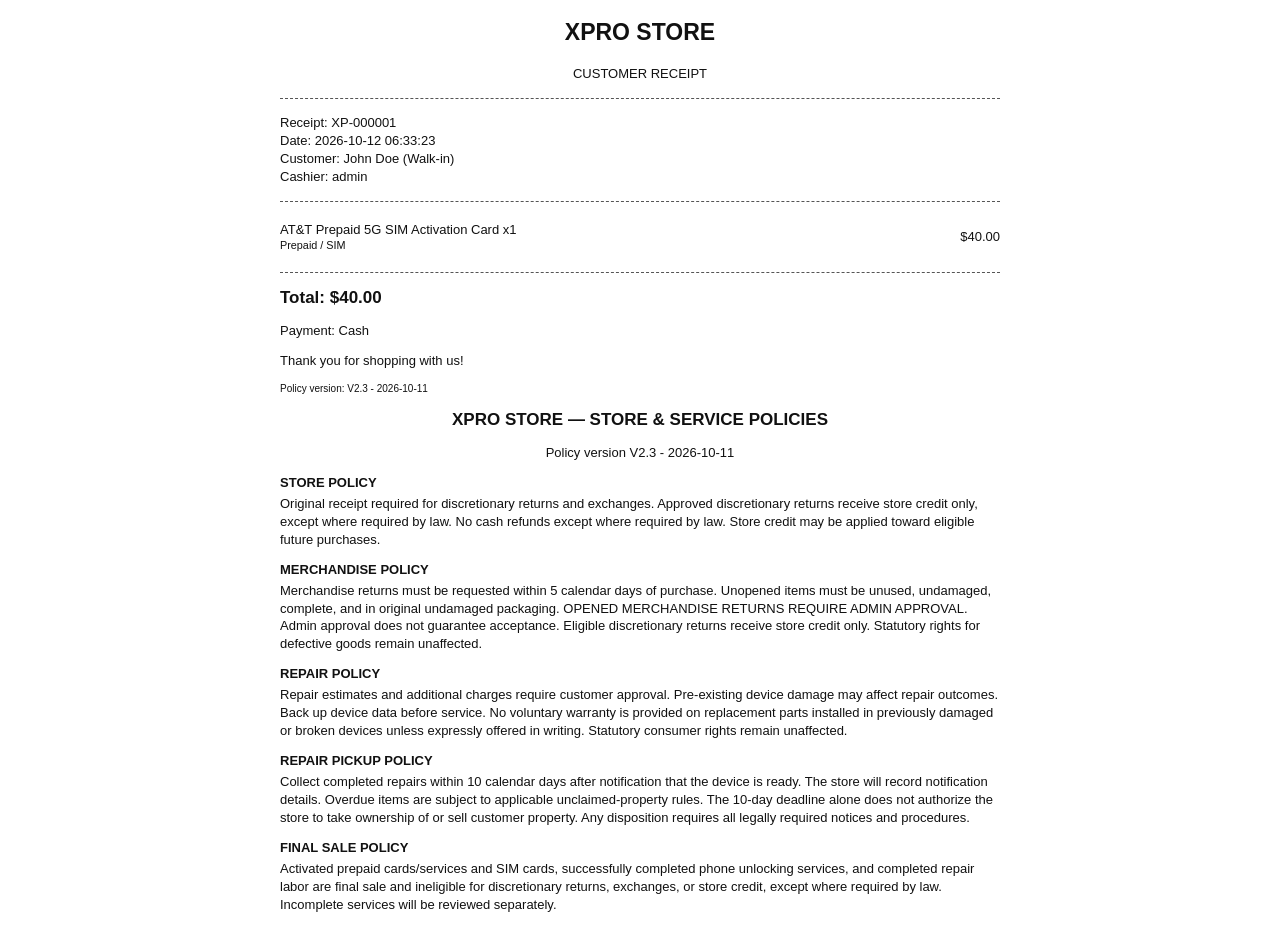
<file: Receipt Archive/2026/October/12/XP-000001_office_duplex.html>
<!doctype html><html><head><meta charset="utf-8"><title>XPro Receipt 1</title><style>@page{size:auto;margin:13mm}body{font:13px Arial,sans-serif;color:#111;margin:0}.page{max-width:720px;margin:auto}.center{text-align:center}.line{border-top:1px dashed #555;margin:15px 0}.policy{break-before:page;page-break-before:always}h1{font-size:23px}h2{font-size:17px}h3{font-size:13px;margin-bottom:4px}p{margin:5px 0 12px;line-height:1.38}table{width:100%;border-collapse:collapse}td{padding:5px 0}td:last-child{text-align:right}@media print{.noprint{display:none}}</style></head><body><section class="page"><h1 class="center">XPRO STORE</h1><p class="center">CUSTOMER RECEIPT</p><div class="line"></div><p>Receipt: XP-000001<br>Date: 2026-10-12 06:33:23<br>Customer: John Doe (Walk-in)<br>Cashier: admin</p><div class="line"></div><table><tr><td>AT&amp;T Prepaid 5G SIM Activation Card x1<br><small>Prepaid / SIM</small></td><td>$40.00</td></tr></table><div class="line"></div><h2>Total: $40.00</h2><p>Payment: Cash</p><p>Thank you for shopping with us!</p><p style="font-size:10px">Policy version: V2.3 - 2026-10-11</p></section><section class="page policy"><h2 class="center">XPRO STORE — STORE & SERVICE POLICIES</h2><p class="center">Policy version V2.3 - 2026-10-11</p><h3>STORE POLICY</h3><p>Original receipt required for discretionary returns and exchanges. Approved discretionary returns receive store credit only, except where required by law. No cash refunds except where required by law. Store credit may be applied toward eligible future purchases.</p><h3>MERCHANDISE POLICY</h3><p>Merchandise returns must be requested within 5 calendar days of purchase. Unopened items must be unused, undamaged, complete, and in original undamaged packaging. OPENED MERCHANDISE RETURNS REQUIRE ADMIN APPROVAL. Admin approval does not guarantee acceptance. Eligible discretionary returns receive store credit only. Statutory rights for defective goods remain unaffected.</p><h3>REPAIR POLICY</h3><p>Repair estimates and additional charges require customer approval. Pre-existing device damage may affect repair outcomes. Back up device data before service. No voluntary warranty is provided on replacement parts installed in previously damaged or broken devices unless expressly offered in writing. Statutory consumer rights remain unaffected.</p><h3>REPAIR PICKUP POLICY</h3><p>Collect completed repairs within 10 calendar days after notification that the device is ready. The store will record notification details. Overdue items are subject to applicable unclaimed-property rules. The 10-day deadline alone does not authorize the store to take ownership of or sell customer property. Any disposition requires all legally required notices and procedures.</p><h3>FINAL SALE POLICY</h3><p>Activated prepaid cards/services and SIM cards, successfully completed phone unlocking services, and completed repair labor are final sale and ineligible for discretionary returns, exchanges, or store credit, except where required by law. Incomplete services will be reviewed separately.</p></section></body></html>
</file>
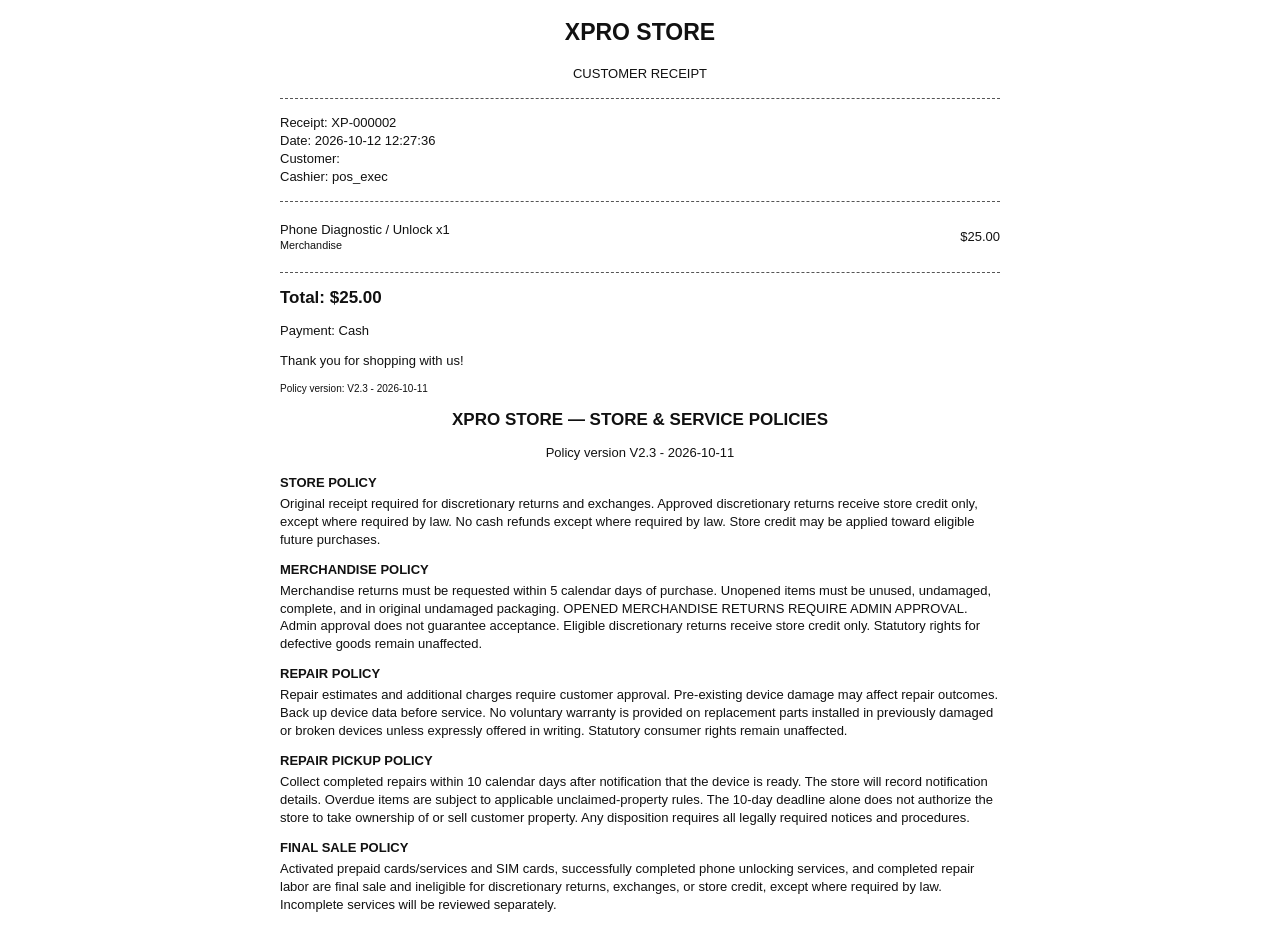
<file: Receipt Archive/2026/October/12/XP-000002_office_duplex.html>
<!doctype html><html><head><meta charset="utf-8"><title>XPro Receipt 2</title><style>@page{size:auto;margin:13mm}body{font:13px Arial,sans-serif;color:#111;margin:0}.page{max-width:720px;margin:auto}.center{text-align:center}.line{border-top:1px dashed #555;margin:15px 0}.policy{break-before:page;page-break-before:always}h1{font-size:23px}h2{font-size:17px}h3{font-size:13px;margin-bottom:4px}p{margin:5px 0 12px;line-height:1.38}table{width:100%;border-collapse:collapse}td{padding:5px 0}td:last-child{text-align:right}@media print{.noprint{display:none}}</style></head><body><section class="page"><h1 class="center">XPRO STORE</h1><p class="center">CUSTOMER RECEIPT</p><div class="line"></div><p>Receipt: XP-000002<br>Date: 2026-10-12 12:27:36<br>Customer: <br>Cashier: pos_exec</p><div class="line"></div><table><tr><td>Phone Diagnostic / Unlock x1<br><small>Merchandise</small></td><td>$25.00</td></tr></table><div class="line"></div><h2>Total: $25.00</h2><p>Payment: Cash</p><p>Thank you for shopping with us!</p><p style="font-size:10px">Policy version: V2.3 - 2026-10-11</p></section><section class="page policy"><h2 class="center">XPRO STORE — STORE & SERVICE POLICIES</h2><p class="center">Policy version V2.3 - 2026-10-11</p><h3>STORE POLICY</h3><p>Original receipt required for discretionary returns and exchanges. Approved discretionary returns receive store credit only, except where required by law. No cash refunds except where required by law. Store credit may be applied toward eligible future purchases.</p><h3>MERCHANDISE POLICY</h3><p>Merchandise returns must be requested within 5 calendar days of purchase. Unopened items must be unused, undamaged, complete, and in original undamaged packaging. OPENED MERCHANDISE RETURNS REQUIRE ADMIN APPROVAL. Admin approval does not guarantee acceptance. Eligible discretionary returns receive store credit only. Statutory rights for defective goods remain unaffected.</p><h3>REPAIR POLICY</h3><p>Repair estimates and additional charges require customer approval. Pre-existing device damage may affect repair outcomes. Back up device data before service. No voluntary warranty is provided on replacement parts installed in previously damaged or broken devices unless expressly offered in writing. Statutory consumer rights remain unaffected.</p><h3>REPAIR PICKUP POLICY</h3><p>Collect completed repairs within 10 calendar days after notification that the device is ready. The store will record notification details. Overdue items are subject to applicable unclaimed-property rules. The 10-day deadline alone does not authorize the store to take ownership of or sell customer property. Any disposition requires all legally required notices and procedures.</p><h3>FINAL SALE POLICY</h3><p>Activated prepaid cards/services and SIM cards, successfully completed phone unlocking services, and completed repair labor are final sale and ineligible for discretionary returns, exchanges, or store credit, except where required by law. Incomplete services will be reviewed separately.</p></section></body></html>
</file>
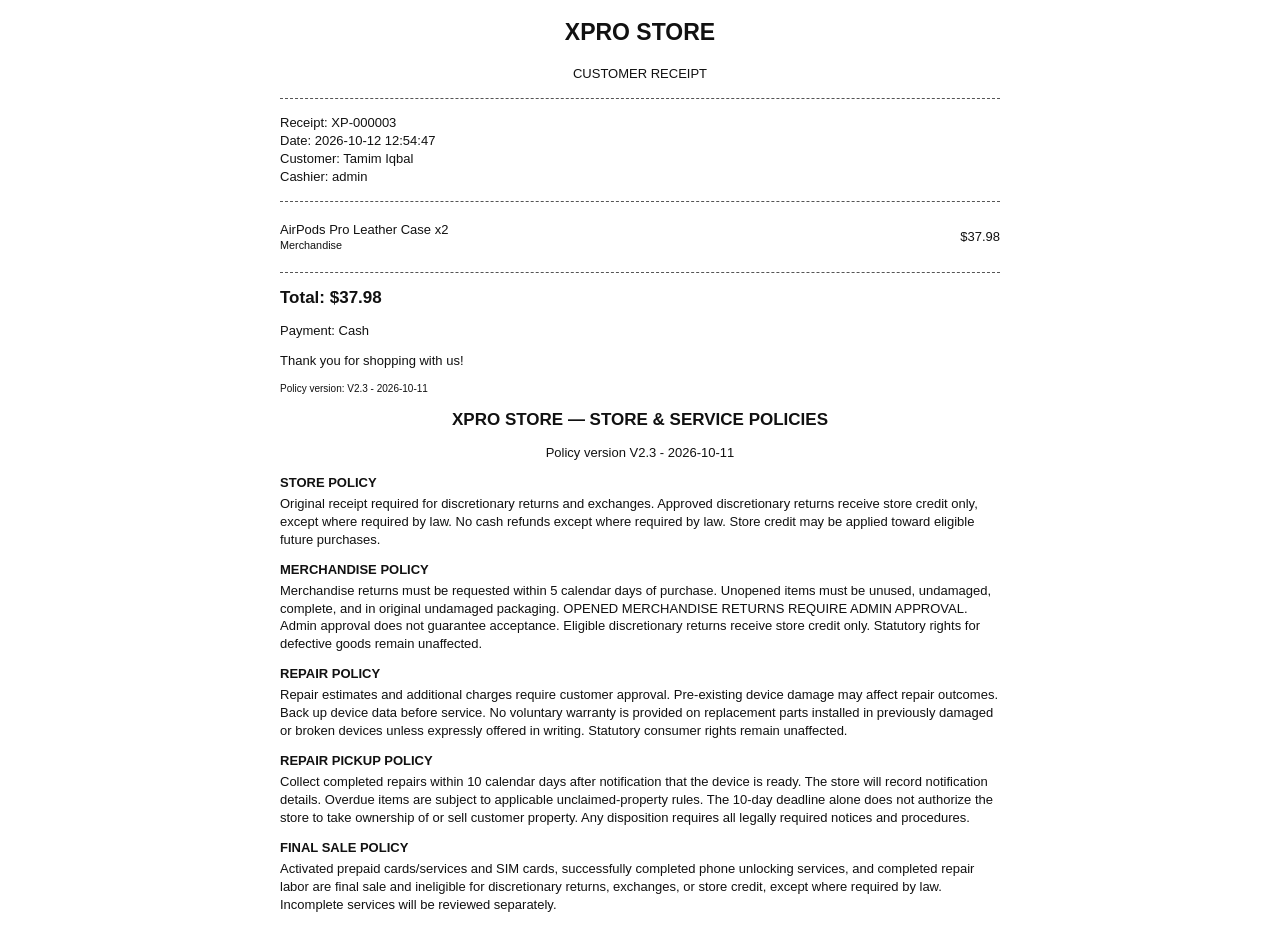
<file: Receipt Archive/2026/October/12/XP-000003_office_duplex.html>
<!doctype html><html><head><meta charset="utf-8"><title>XPro Receipt 3</title><style>@page{size:auto;margin:13mm}body{font:13px Arial,sans-serif;color:#111;margin:0}.page{max-width:720px;margin:auto}.center{text-align:center}.line{border-top:1px dashed #555;margin:15px 0}.policy{break-before:page;page-break-before:always}h1{font-size:23px}h2{font-size:17px}h3{font-size:13px;margin-bottom:4px}p{margin:5px 0 12px;line-height:1.38}table{width:100%;border-collapse:collapse}td{padding:5px 0}td:last-child{text-align:right}@media print{.noprint{display:none}}</style></head><body><section class="page"><h1 class="center">XPRO STORE</h1><p class="center">CUSTOMER RECEIPT</p><div class="line"></div><p>Receipt: XP-000003<br>Date: 2026-10-12 12:54:47<br>Customer: Tamim Iqbal<br>Cashier: admin</p><div class="line"></div><table><tr><td>AirPods Pro Leather Case x2<br><small>Merchandise</small></td><td>$37.98</td></tr></table><div class="line"></div><h2>Total: $37.98</h2><p>Payment: Cash</p><p>Thank you for shopping with us!</p><p style="font-size:10px">Policy version: V2.3 - 2026-10-11</p></section><section class="page policy"><h2 class="center">XPRO STORE — STORE & SERVICE POLICIES</h2><p class="center">Policy version V2.3 - 2026-10-11</p><h3>STORE POLICY</h3><p>Original receipt required for discretionary returns and exchanges. Approved discretionary returns receive store credit only, except where required by law. No cash refunds except where required by law. Store credit may be applied toward eligible future purchases.</p><h3>MERCHANDISE POLICY</h3><p>Merchandise returns must be requested within 5 calendar days of purchase. Unopened items must be unused, undamaged, complete, and in original undamaged packaging. OPENED MERCHANDISE RETURNS REQUIRE ADMIN APPROVAL. Admin approval does not guarantee acceptance. Eligible discretionary returns receive store credit only. Statutory rights for defective goods remain unaffected.</p><h3>REPAIR POLICY</h3><p>Repair estimates and additional charges require customer approval. Pre-existing device damage may affect repair outcomes. Back up device data before service. No voluntary warranty is provided on replacement parts installed in previously damaged or broken devices unless expressly offered in writing. Statutory consumer rights remain unaffected.</p><h3>REPAIR PICKUP POLICY</h3><p>Collect completed repairs within 10 calendar days after notification that the device is ready. The store will record notification details. Overdue items are subject to applicable unclaimed-property rules. The 10-day deadline alone does not authorize the store to take ownership of or sell customer property. Any disposition requires all legally required notices and procedures.</p><h3>FINAL SALE POLICY</h3><p>Activated prepaid cards/services and SIM cards, successfully completed phone unlocking services, and completed repair labor are final sale and ineligible for discretionary returns, exchanges, or store credit, except where required by law. Incomplete services will be reviewed separately.</p></section></body></html>
</file>
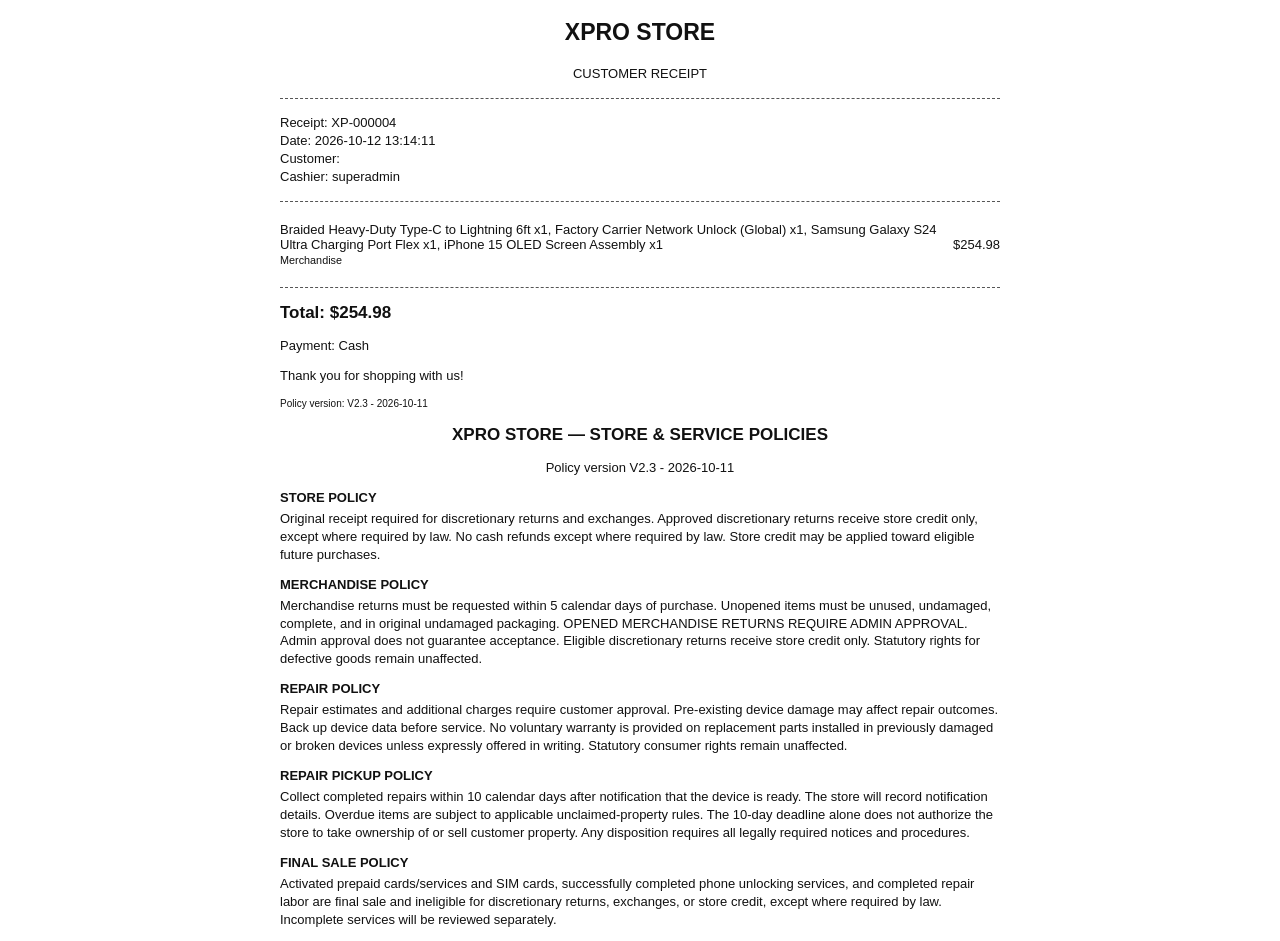
<file: Receipt Archive/2026/October/12/XP-000004_office_duplex.html>
<!doctype html><html><head><meta charset="utf-8"><title>XPro Receipt 4</title><style>@page{size:auto;margin:13mm}body{font:13px Arial,sans-serif;color:#111;margin:0}.page{max-width:720px;margin:auto}.center{text-align:center}.line{border-top:1px dashed #555;margin:15px 0}.policy{break-before:page;page-break-before:always}h1{font-size:23px}h2{font-size:17px}h3{font-size:13px;margin-bottom:4px}p{margin:5px 0 12px;line-height:1.38}table{width:100%;border-collapse:collapse}td{padding:5px 0}td:last-child{text-align:right}@media print{.noprint{display:none}}</style></head><body><section class="page"><h1 class="center">XPRO STORE</h1><p class="center">CUSTOMER RECEIPT</p><div class="line"></div><p>Receipt: XP-000004<br>Date: 2026-10-12 13:14:11<br>Customer: <br>Cashier: superadmin</p><div class="line"></div><table><tr><td>Braided Heavy-Duty Type-C to Lightning 6ft x1, Factory Carrier Network Unlock (Global) x1, Samsung Galaxy S24 Ultra Charging Port Flex x1, iPhone 15 OLED Screen Assembly x1<br><small>Merchandise</small></td><td>$254.98</td></tr></table><div class="line"></div><h2>Total: $254.98</h2><p>Payment: Cash</p><p>Thank you for shopping with us!</p><p style="font-size:10px">Policy version: V2.3 - 2026-10-11</p></section><section class="page policy"><h2 class="center">XPRO STORE — STORE & SERVICE POLICIES</h2><p class="center">Policy version V2.3 - 2026-10-11</p><h3>STORE POLICY</h3><p>Original receipt required for discretionary returns and exchanges. Approved discretionary returns receive store credit only, except where required by law. No cash refunds except where required by law. Store credit may be applied toward eligible future purchases.</p><h3>MERCHANDISE POLICY</h3><p>Merchandise returns must be requested within 5 calendar days of purchase. Unopened items must be unused, undamaged, complete, and in original undamaged packaging. OPENED MERCHANDISE RETURNS REQUIRE ADMIN APPROVAL. Admin approval does not guarantee acceptance. Eligible discretionary returns receive store credit only. Statutory rights for defective goods remain unaffected.</p><h3>REPAIR POLICY</h3><p>Repair estimates and additional charges require customer approval. Pre-existing device damage may affect repair outcomes. Back up device data before service. No voluntary warranty is provided on replacement parts installed in previously damaged or broken devices unless expressly offered in writing. Statutory consumer rights remain unaffected.</p><h3>REPAIR PICKUP POLICY</h3><p>Collect completed repairs within 10 calendar days after notification that the device is ready. The store will record notification details. Overdue items are subject to applicable unclaimed-property rules. The 10-day deadline alone does not authorize the store to take ownership of or sell customer property. Any disposition requires all legally required notices and procedures.</p><h3>FINAL SALE POLICY</h3><p>Activated prepaid cards/services and SIM cards, successfully completed phone unlocking services, and completed repair labor are final sale and ineligible for discretionary returns, exchanges, or store credit, except where required by law. Incomplete services will be reviewed separately.</p></section></body></html>
</file>
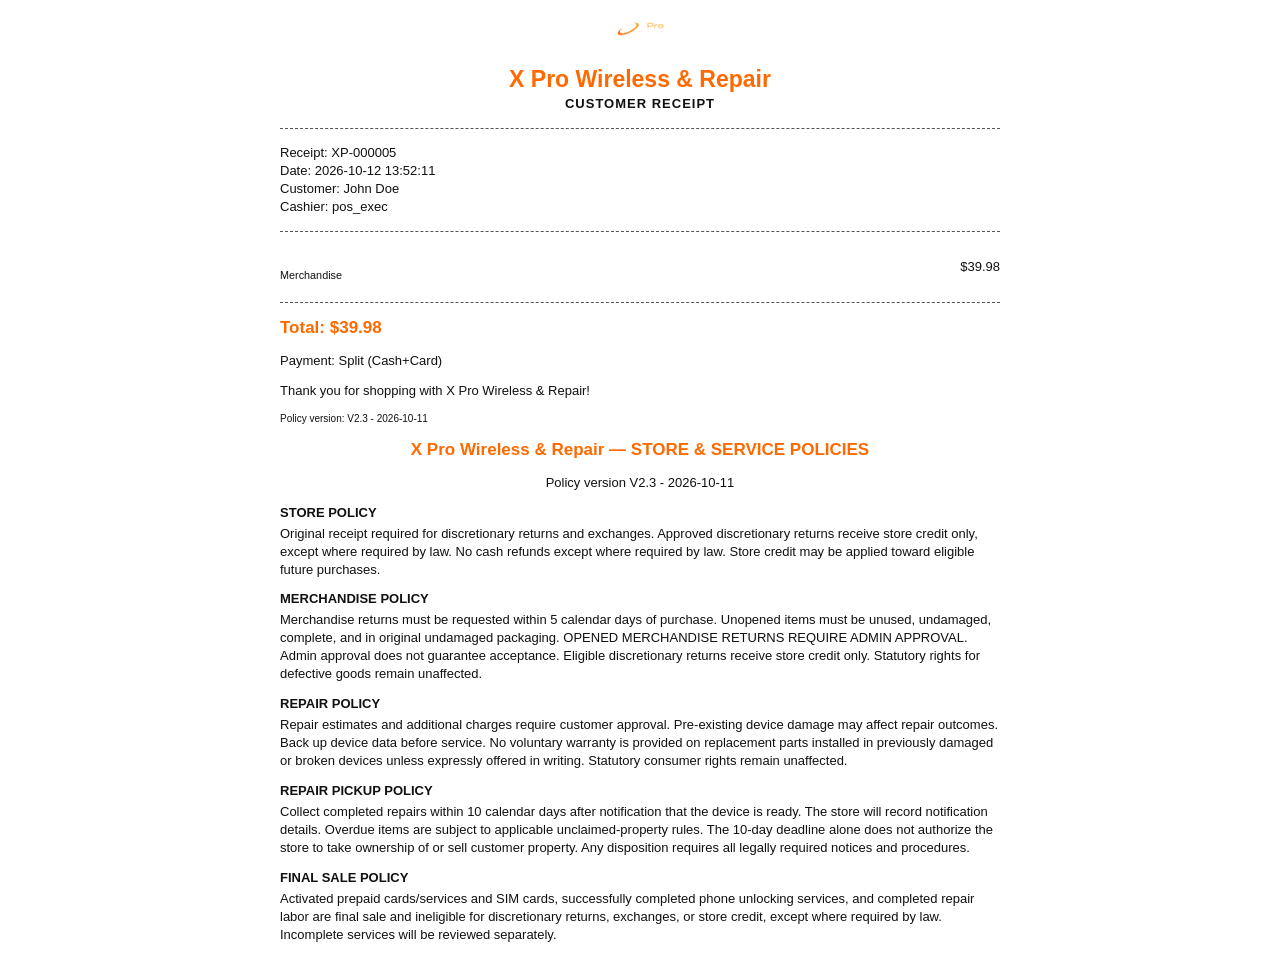
<file: Receipt Archive/2026/October/12/XP-000005_office_duplex.html>
<!doctype html><html><head><meta charset="utf-8"><title>X Pro Wireless Receipt 5</title><style>@page{size:auto;margin:13mm}body{font:13px Arial,sans-serif;color:#111;margin:0}.page{max-width:720px;margin:auto}.center{text-align:center}.line{border-top:1px dashed #555;margin:15px 0}.policy{break-before:page;page-break-before:always}h1{font-size:23px}h2{font-size:17px}h3{font-size:13px;margin-bottom:4px}p{margin:5px 0 12px;line-height:1.38}table{width:100%;border-collapse:collapse}td{padding:5px 0}td:last-child{text-align:right}@media print{.noprint{display:none}}</style></head><body><section class="page"><div class="center" style="margin-bottom:8px;"><img src="/logo.png" style="max-height:55px;object-fit:contain;" alt="X Pro Wireless & Repair"></div><h1 class="center" style="margin:2px 0; color:#FF6A00;">X Pro Wireless &amp; Repair</h1><p class="center" style="font-weight:bold; letter-spacing:1px; margin-top:2px;">CUSTOMER RECEIPT</p><div class="line"></div><p>Receipt: XP-000005<br>Date: 2026-10-12 13:52:11<br>Customer: John Doe<br>Cashier: pos_exec</p><div class="line"></div><table><tr><td><br><small>Merchandise</small></td><td>$39.98</td></tr></table><div class="line"></div><h2 style="color:#FF6A00;">Total: $39.98</h2><p>Payment: Split (Cash+Card)</p><p>Thank you for shopping with X Pro Wireless &amp; Repair!</p><p style="font-size:10px">Policy version: V2.3 - 2026-10-11</p></section><section class="page policy"><h2 class="center" style="color:#FF6A00;">X Pro Wireless &amp; Repair — STORE &amp; SERVICE POLICIES</h2><p class="center">Policy version V2.3 - 2026-10-11</p><h3>STORE POLICY</h3><p>Original receipt required for discretionary returns and exchanges. Approved discretionary returns receive store credit only, except where required by law. No cash refunds except where required by law. Store credit may be applied toward eligible future purchases.</p><h3>MERCHANDISE POLICY</h3><p>Merchandise returns must be requested within 5 calendar days of purchase. Unopened items must be unused, undamaged, complete, and in original undamaged packaging. OPENED MERCHANDISE RETURNS REQUIRE ADMIN APPROVAL. Admin approval does not guarantee acceptance. Eligible discretionary returns receive store credit only. Statutory rights for defective goods remain unaffected.</p><h3>REPAIR POLICY</h3><p>Repair estimates and additional charges require customer approval. Pre-existing device damage may affect repair outcomes. Back up device data before service. No voluntary warranty is provided on replacement parts installed in previously damaged or broken devices unless expressly offered in writing. Statutory consumer rights remain unaffected.</p><h3>REPAIR PICKUP POLICY</h3><p>Collect completed repairs within 10 calendar days after notification that the device is ready. The store will record notification details. Overdue items are subject to applicable unclaimed-property rules. The 10-day deadline alone does not authorize the store to take ownership of or sell customer property. Any disposition requires all legally required notices and procedures.</p><h3>FINAL SALE POLICY</h3><p>Activated prepaid cards/services and SIM cards, successfully completed phone unlocking services, and completed repair labor are final sale and ineligible for discretionary returns, exchanges, or store credit, except where required by law. Incomplete services will be reviewed separately.</p></section></body></html>
</file>
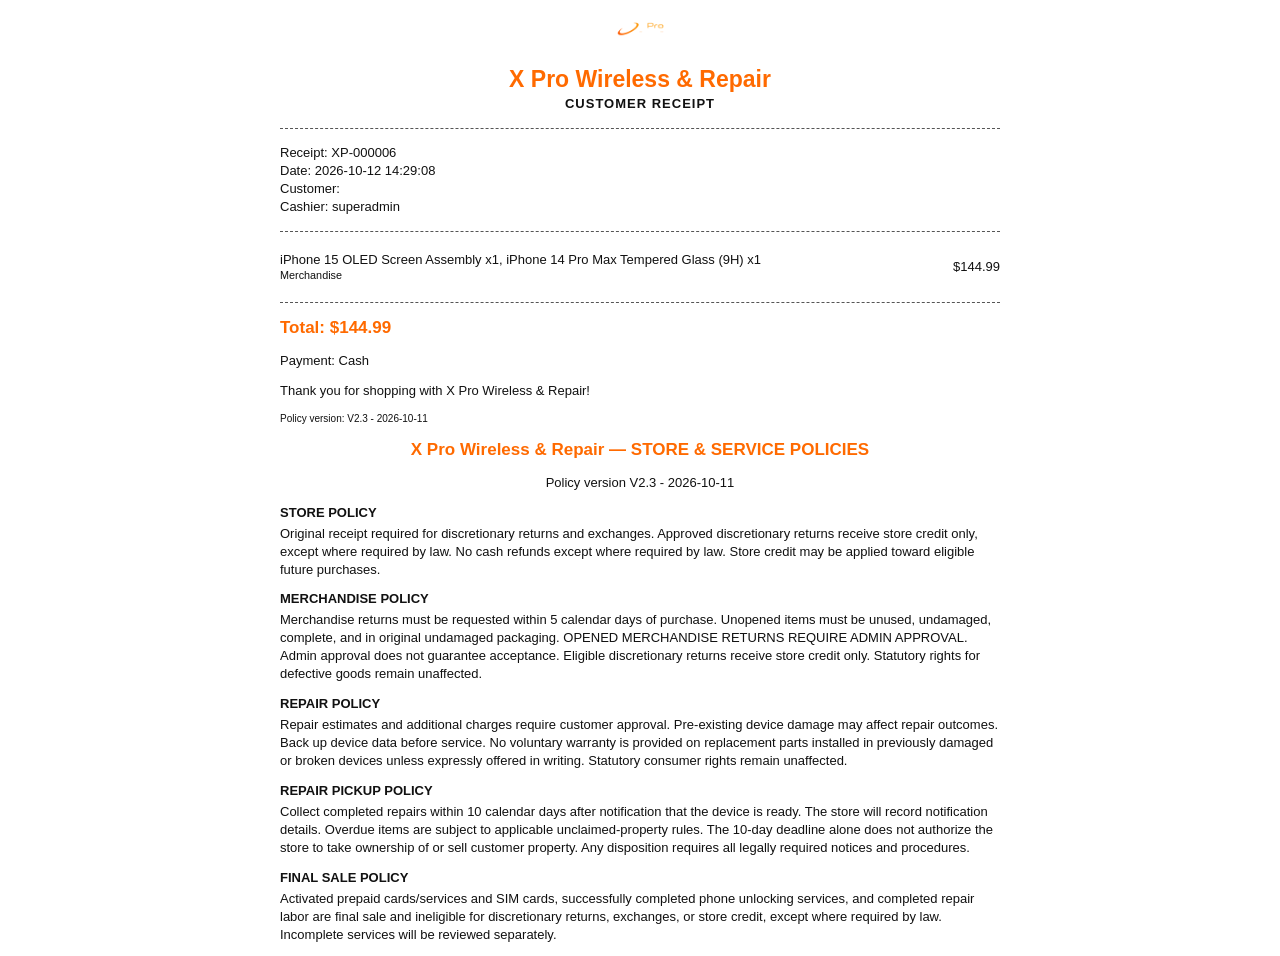
<file: Receipt Archive/2026/October/12/XP-000006_office_duplex.html>
<!doctype html><html><head><meta charset="utf-8"><title>X Pro Wireless Receipt 6</title><style>@page{size:auto;margin:13mm}body{font:13px Arial,sans-serif;color:#111;margin:0}.page{max-width:720px;margin:auto}.center{text-align:center}.line{border-top:1px dashed #555;margin:15px 0}.policy{break-before:page;page-break-before:always}h1{font-size:23px}h2{font-size:17px}h3{font-size:13px;margin-bottom:4px}p{margin:5px 0 12px;line-height:1.38}table{width:100%;border-collapse:collapse}td{padding:5px 0}td:last-child{text-align:right}@media print{.noprint{display:none}}</style></head><body><section class="page"><div class="center" style="margin-bottom:8px;"><img src="/logo.png" style="max-height:55px;object-fit:contain;" alt="X Pro Wireless & Repair"></div><h1 class="center" style="margin:2px 0; color:#FF6A00;">X Pro Wireless &amp; Repair</h1><p class="center" style="font-weight:bold; letter-spacing:1px; margin-top:2px;">CUSTOMER RECEIPT</p><div class="line"></div><p>Receipt: XP-000006<br>Date: 2026-10-12 14:29:08<br>Customer: <br>Cashier: superadmin</p><div class="line"></div><table><tr><td>iPhone 15 OLED Screen Assembly x1, iPhone 14 Pro Max Tempered Glass (9H) x1<br><small>Merchandise</small></td><td>$144.99</td></tr></table><div class="line"></div><h2 style="color:#FF6A00;">Total: $144.99</h2><p>Payment: Cash</p><p>Thank you for shopping with X Pro Wireless &amp; Repair!</p><p style="font-size:10px">Policy version: V2.3 - 2026-10-11</p></section><section class="page policy"><h2 class="center" style="color:#FF6A00;">X Pro Wireless &amp; Repair — STORE &amp; SERVICE POLICIES</h2><p class="center">Policy version V2.3 - 2026-10-11</p><h3>STORE POLICY</h3><p>Original receipt required for discretionary returns and exchanges. Approved discretionary returns receive store credit only, except where required by law. No cash refunds except where required by law. Store credit may be applied toward eligible future purchases.</p><h3>MERCHANDISE POLICY</h3><p>Merchandise returns must be requested within 5 calendar days of purchase. Unopened items must be unused, undamaged, complete, and in original undamaged packaging. OPENED MERCHANDISE RETURNS REQUIRE ADMIN APPROVAL. Admin approval does not guarantee acceptance. Eligible discretionary returns receive store credit only. Statutory rights for defective goods remain unaffected.</p><h3>REPAIR POLICY</h3><p>Repair estimates and additional charges require customer approval. Pre-existing device damage may affect repair outcomes. Back up device data before service. No voluntary warranty is provided on replacement parts installed in previously damaged or broken devices unless expressly offered in writing. Statutory consumer rights remain unaffected.</p><h3>REPAIR PICKUP POLICY</h3><p>Collect completed repairs within 10 calendar days after notification that the device is ready. The store will record notification details. Overdue items are subject to applicable unclaimed-property rules. The 10-day deadline alone does not authorize the store to take ownership of or sell customer property. Any disposition requires all legally required notices and procedures.</p><h3>FINAL SALE POLICY</h3><p>Activated prepaid cards/services and SIM cards, successfully completed phone unlocking services, and completed repair labor are final sale and ineligible for discretionary returns, exchanges, or store credit, except where required by law. Incomplete services will be reviewed separately.</p></section></body></html>
</file>
